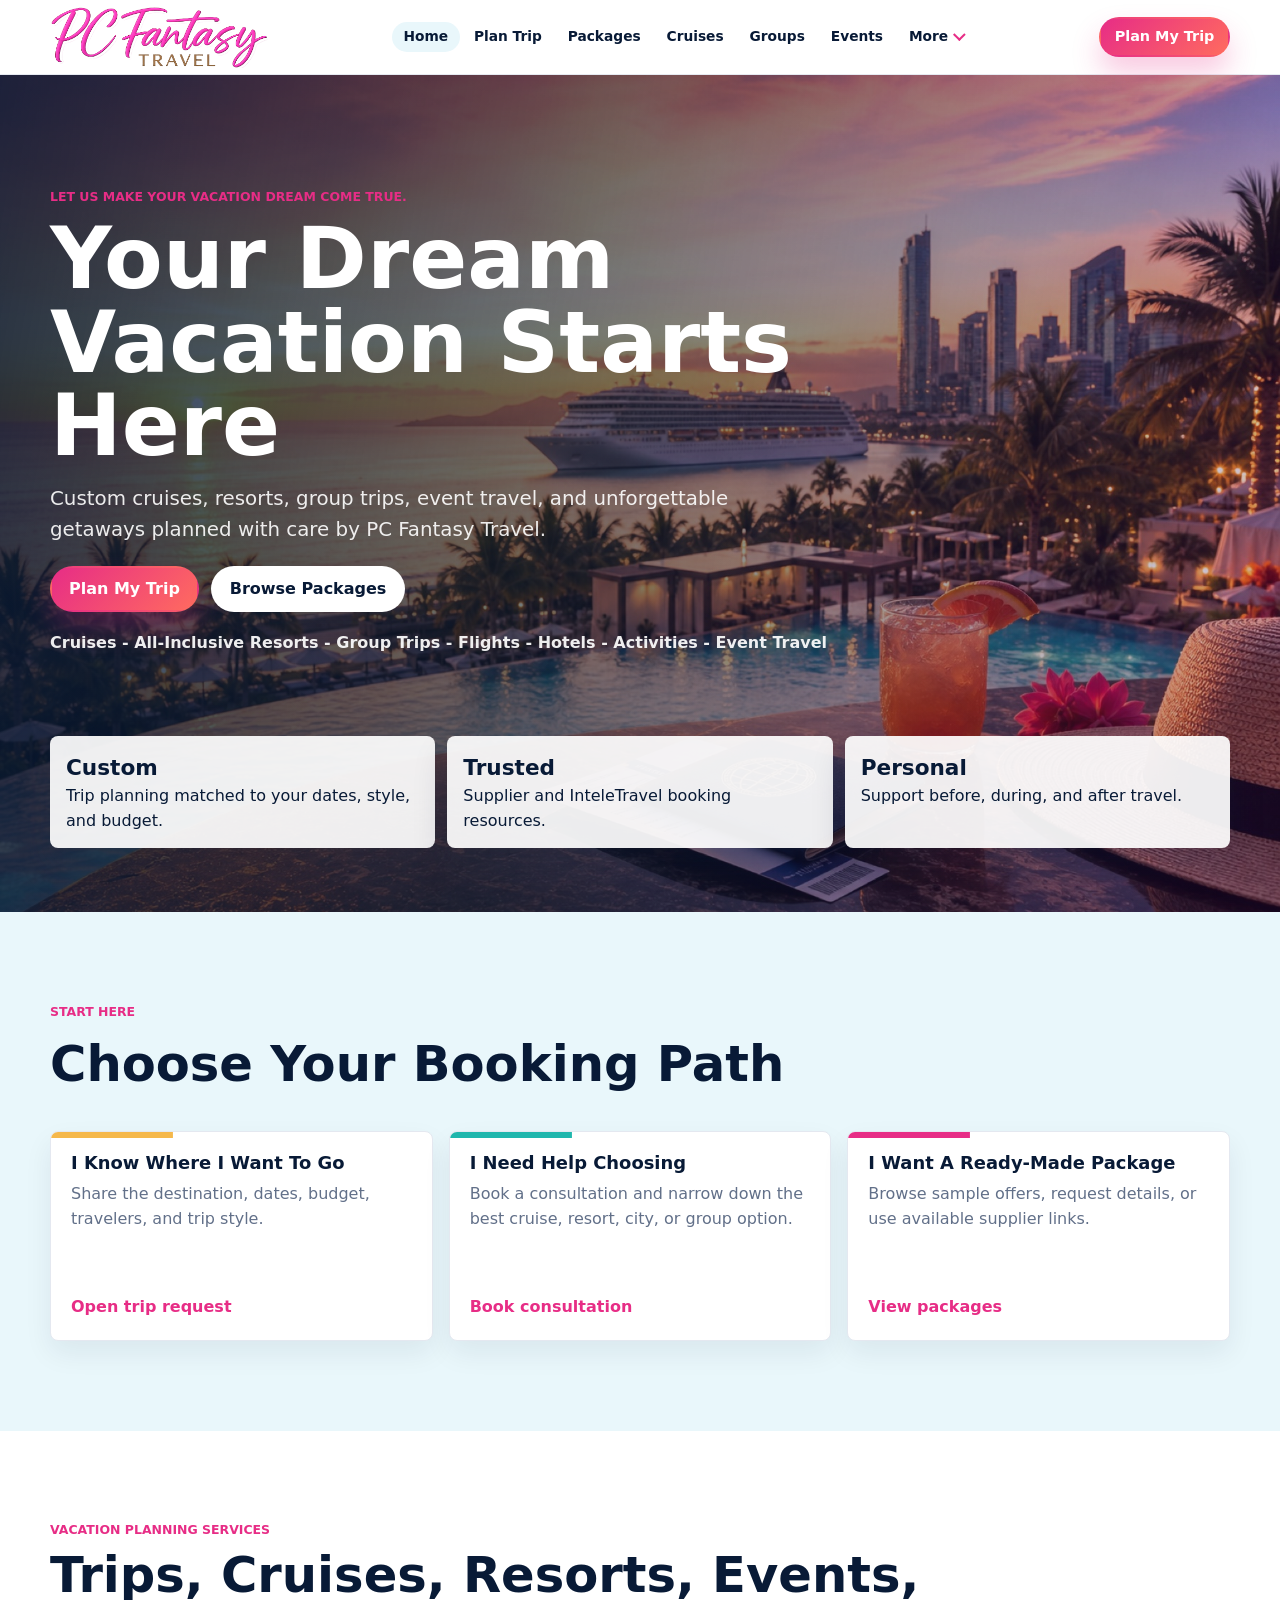
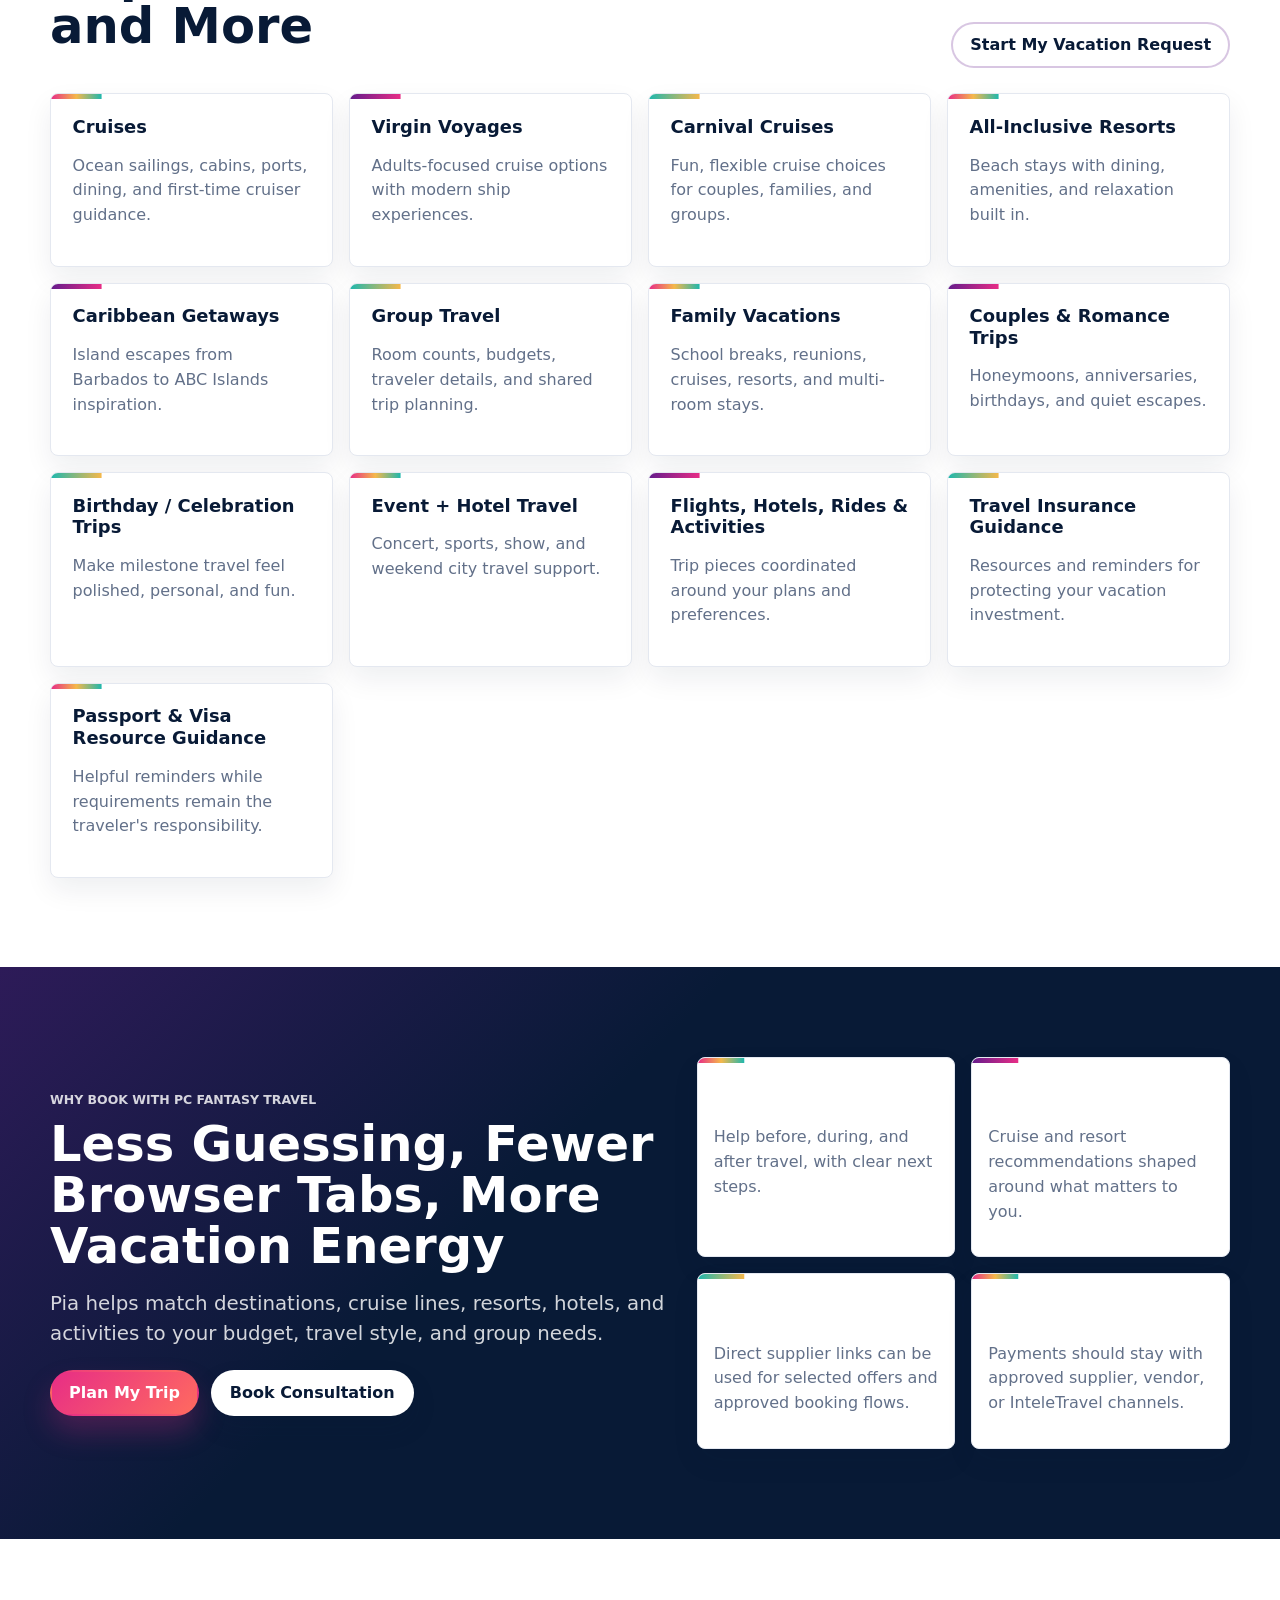
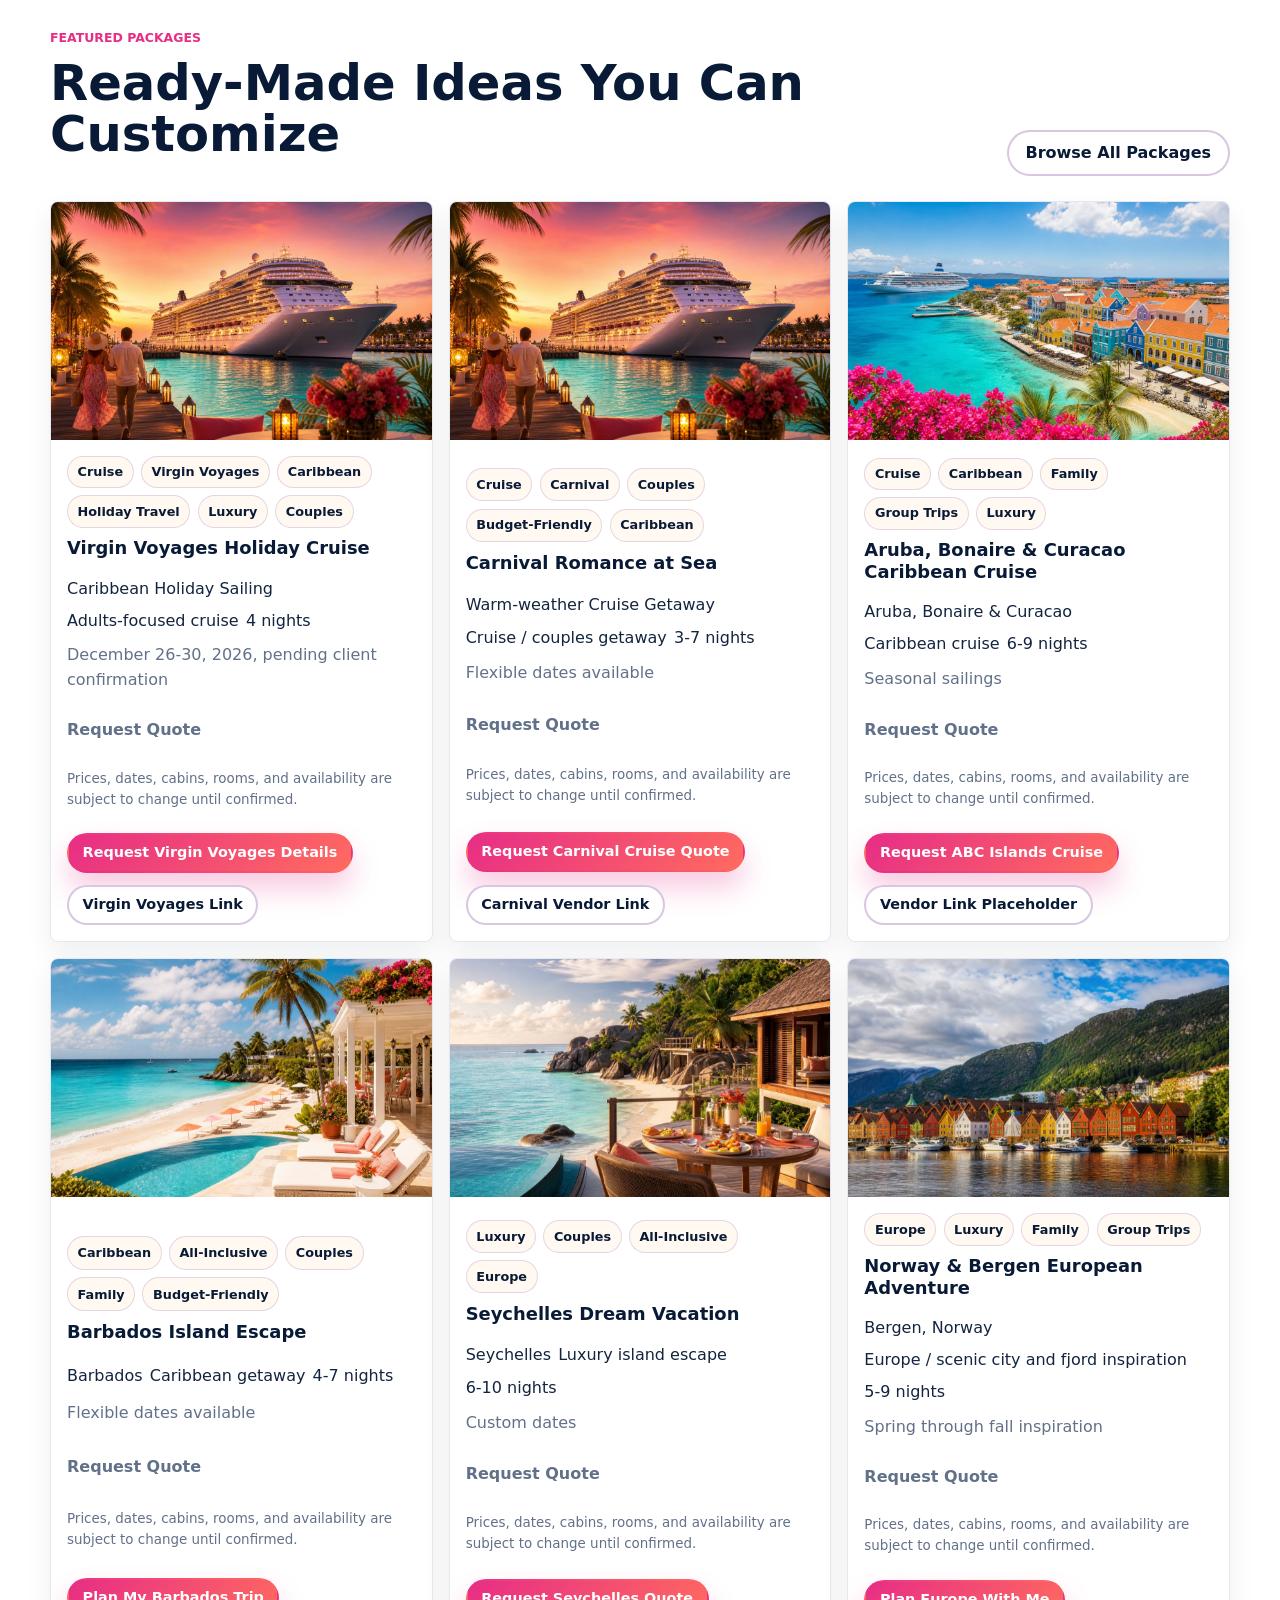
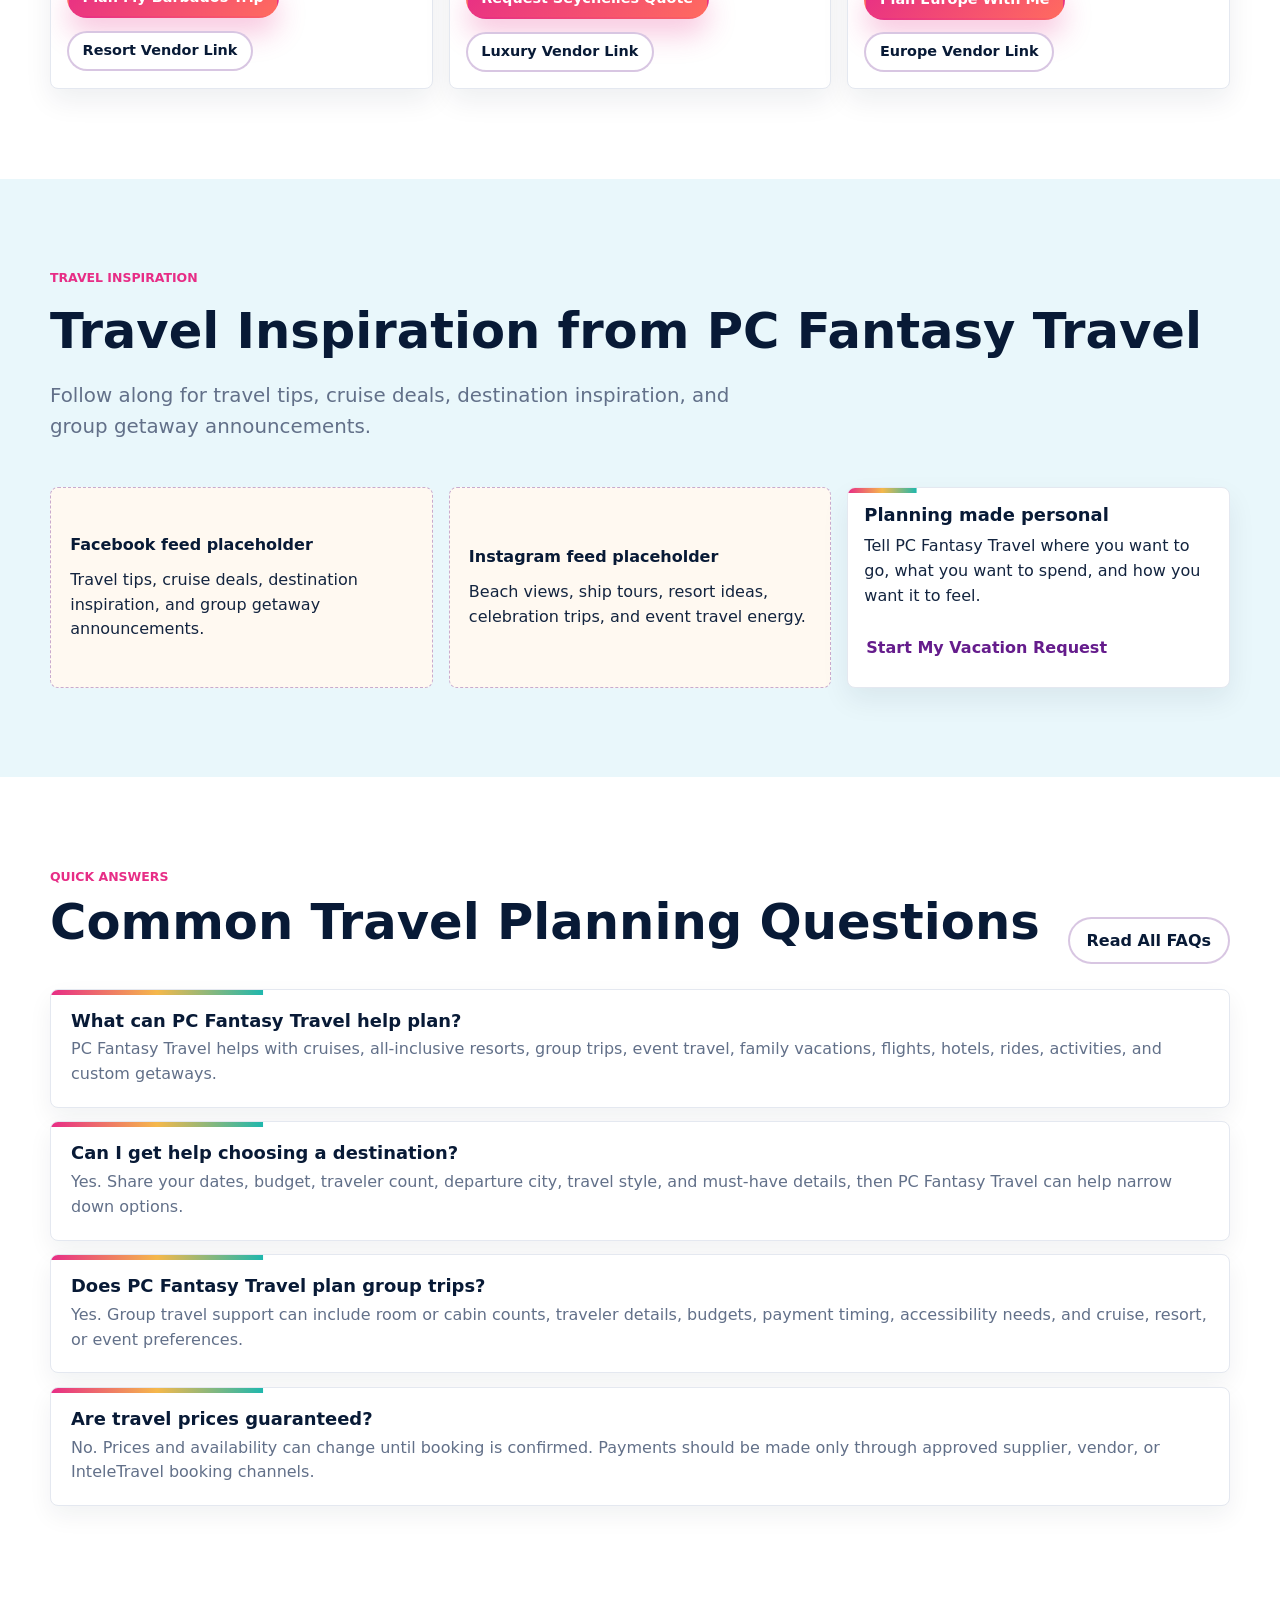
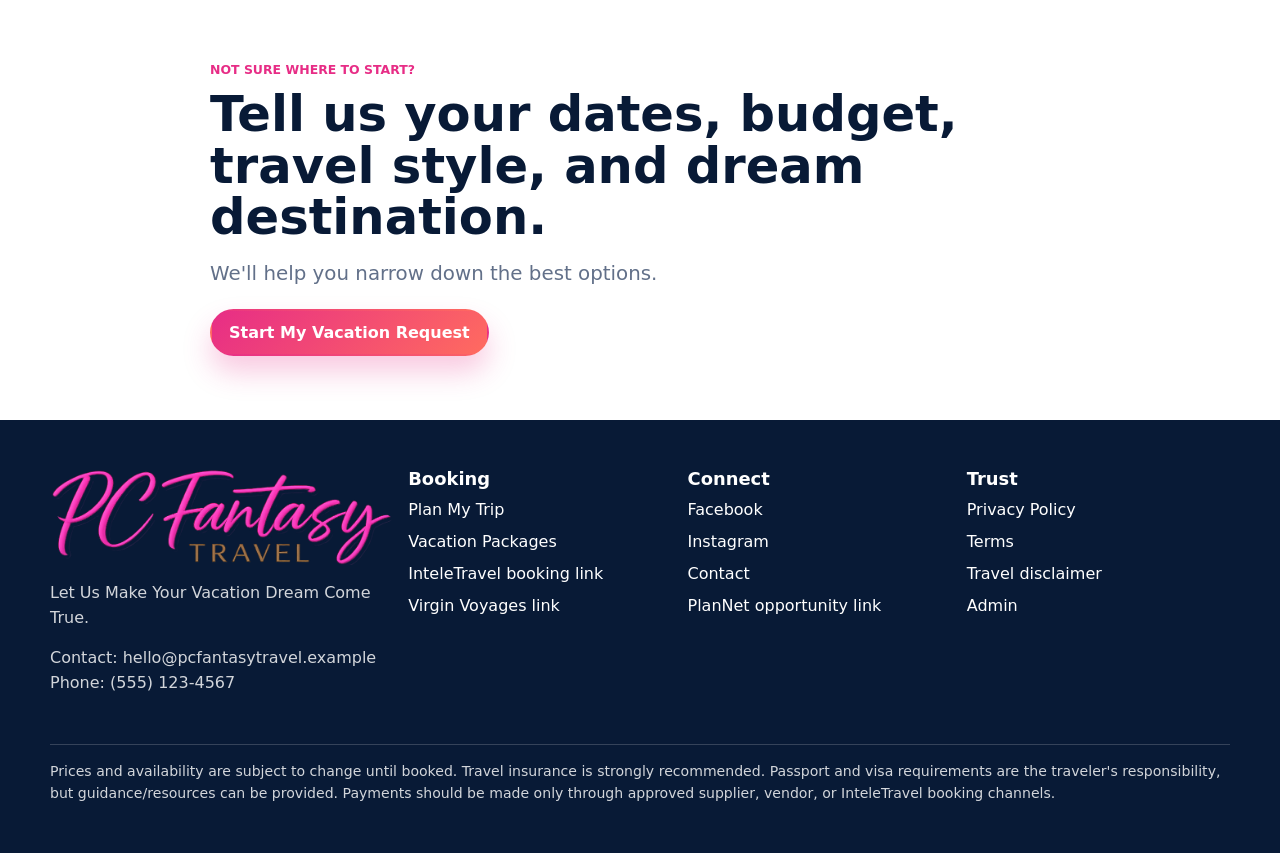
<file: index.html>
<!doctype html>
<html lang="en">
<head>
  <meta charset="utf-8">
  <meta name="viewport" content="width=device-width, initial-scale=1">
  <title>PC Fantasy Travel | Cruises, Resorts, Group Trips and Custom Vacations</title>
  <meta name="description" content="PC Fantasy Travel helps travelers plan cruises, all-inclusive resorts, group trips, event travel, family vacations, flights, hotels, activities, and custom getaways.">
  <meta name="keywords" content="travel advisor, custom vacation planning, cruise travel advisor, Caribbean vacation planner, group travel planner, all-inclusive resort planning, Virgin Voyages travel advisor, Carnival cruise planner, event travel packages, family vacation planning">
  <link rel="preload" as="image" href="assets/images/hero-travel.jpg">
  <!-- SEO discovery -->
  <meta name="author" content="PC Fantasy Travel">
  <meta name="robots" content="index, follow, max-image-preview:large">
  <meta name="theme-color" content="#081a36">
  <link rel="canonical" href="https://jxwayne890.github.io/pctravel/">
  <link rel="alternate" type="text/plain" title="LLM guide" href="llms.txt">
  <meta property="og:site_name" content="PC Fantasy Travel">
  <meta property="og:type" content="website">
  <meta property="og:title" content="PC Fantasy Travel | Cruises, Resorts, Group Trips and Custom Vacations">
  <meta property="og:description" content="PC Fantasy Travel helps travelers plan cruises, all-inclusive resorts, group trips, event travel, family vacations, flights, hotels, activities, and custom getaways.">
  <meta property="og:url" content="https://jxwayne890.github.io/pctravel/">
  <meta property="og:image" content="https://jxwayne890.github.io/pctravel/assets/images/hero-travel.jpg">
  <meta name="twitter:card" content="summary_large_image">
  <meta name="twitter:title" content="PC Fantasy Travel | Cruises, Resorts, Group Trips and Custom Vacations">
  <meta name="twitter:description" content="PC Fantasy Travel helps travelers plan cruises, all-inclusive resorts, group trips, event travel, family vacations, flights, hotels, activities, and custom getaways.">
  <meta name="twitter:image" content="https://jxwayne890.github.io/pctravel/assets/images/hero-travel.jpg">
  <!-- /SEO discovery -->
  <link rel="stylesheet" href="assets/css/styles.css">
  <script type="application/ld+json">
  {
    "@context": "https://schema.org",
    "@graph": [
      {
        "@type": "TravelAgency",
        "@id": "https://jxwayne890.github.io/pctravel/#travelagency",
        "name": "PC Fantasy Travel",
        "url": "https://jxwayne890.github.io/pctravel/",
        "logo": "https://jxwayne890.github.io/pctravel/assets/images/pc-fantasy-travel-logo.png",
        "image": "https://jxwayne890.github.io/pctravel/assets/images/hero-travel.jpg",
        "description": "PC Fantasy Travel helps travelers plan cruises, all-inclusive resorts, group trips, event travel, family vacations, flights, hotels, rides, activities, and custom getaways.",
        "areaServed": "United States",
        "knowsAbout": ["custom vacation planning", "cruise planning", "all-inclusive resort planning", "group travel", "event travel", "Virgin Voyages", "Carnival cruises", "Caribbean vacations", "travel insurance guidance", "passport and visa reminders"],
        "sameAs": [
          "https://facebook.com/",
          "https://instagram.com/"
        ],
        "makesOffer": [
          {
            "@type": "Offer",
            "itemOffered": {
              "@type": "Service",
              "name": "Custom vacation planning",
              "serviceType": "Vacation planning",
              "description": "Custom travel planning for dates, budgets, traveler counts, destination ideas, cruises, resorts, flights, hotels, rides, activities, and preferences."
            }
          },
          {
            "@type": "Offer",
            "itemOffered": {
              "@type": "Service",
              "name": "Cruise planning",
              "serviceType": "Cruise travel advisor",
              "description": "Cruise planning support for Virgin Voyages, Carnival, Caribbean cruises, group cruises, family cruises, cabins, ports, deposits, and budgets."
            }
          },
          {
            "@type": "Offer",
            "itemOffered": {
              "@type": "Service",
              "name": "Group travel planning",
              "serviceType": "Group travel planner",
              "description": "Group trip planning for family reunions, birthday trips, girls trips, couples groups, church groups, corporate getaways, and celebration travel."
            }
          },
          {
            "@type": "Offer",
            "itemOffered": {
              "@type": "Service",
              "name": "Event travel planning",
              "serviceType": "Event travel",
              "description": "Travel planning around concerts, sports, shows, and special events, including hotel, timing, transportation, traveler count, and budget details."
            }
          }
        ]
      },
      {
        "@type": "WebSite",
        "@id": "https://jxwayne890.github.io/pctravel/#website",
        "url": "https://jxwayne890.github.io/pctravel/",
        "name": "PC Fantasy Travel",
        "publisher": {
          "@id": "https://jxwayne890.github.io/pctravel/#travelagency"
        }
      },
      {
        "@type": "WebPage",
        "@id": "https://jxwayne890.github.io/pctravel/#webpage",
        "url": "https://jxwayne890.github.io/pctravel/",
        "name": "PC Fantasy Travel | Cruises, Resorts, Group Trips and Custom Vacations",
        "description": "PC Fantasy Travel helps travelers plan cruises, all-inclusive resorts, group trips, event travel, family vacations, flights, hotels, activities, and custom getaways.",
        "isPartOf": {
          "@id": "https://jxwayne890.github.io/pctravel/#website"
        },
        "about": {
          "@id": "https://jxwayne890.github.io/pctravel/#travelagency"
        }
      }
    ]
  }
  </script>
</head>
<body>
  <a class="skip-link" href="#main">Skip to content</a>
  <header class="site-header">
    <div class="nav-wrap">
      <a class="brand" href="index.html" aria-label="PC Fantasy Travel home"><img class="brand-logo" src="assets/images/pc-fantasy-travel-logo.png" alt="PC Fantasy Travel"></a>
      <button class="nav-toggle" type="button" aria-label="Open navigation" aria-expanded="false" data-nav-toggle>
        <span></span><span></span><span></span>
      </button>
      <nav class="site-nav" aria-label="Main navigation" data-site-nav>
        <ul class="nav-list">
          <li><a href="index.html">Home</a></li>
          <li><a href="plan-my-trip.html">Plan Trip</a></li>
          <li><a href="vacation-packages.html">Packages</a></li>
          <li><a href="cruises.html">Cruises</a></li>
          <li><a href="group-trips.html">Groups</a></li>
          <li><a href="event-travel.html">Events</a></li>
          <li class="nav-more">
            <details data-nav-more>
              <summary>More</summary>
              <ul>
                <li><a href="travel-resources.html">Resources</a></li>
                <li><a href="faq.html">FAQs</a></li>
                <li><a href="about-pia.html">About Pia</a></li>
                <li><a href="become-a-travel-agent.html">Become Agent</a></li>
                <li><a href="contact.html">Contact</a></li>
              </ul>
            </details>
          </li>
        </ul>
      </nav>
      <a class="button small header-cta" href="plan-my-trip.html">Plan My Trip</a>
    </div>
  </header>

  <main id="main">
    <section class="hero">
      <div class="wrap">
        <p class="eyebrow">Let Us Make Your Vacation Dream Come True.</p>
        <h1>Your Dream Vacation Starts Here</h1>
        <p class="lead">Custom cruises, resorts, group trips, event travel, and unforgettable getaways planned with care by PC Fantasy Travel.</p>
        <div class="hero-actions">
          <a class="button" href="plan-my-trip.html">Plan My Trip</a>
          <a class="button-light" href="vacation-packages.html">Browse Packages</a>
        </div>
        <p class="trust-strip">Cruises - All-Inclusive Resorts - Group Trips - Flights - Hotels - Activities - Event Travel</p>
        <div class="hero-peek" aria-label="Travel planning highlights">
          <div class="hero-stat"><strong>Custom</strong> Trip planning matched to your dates, style, and budget.</div>
          <div class="hero-stat"><strong>Trusted</strong> Supplier and InteleTravel booking resources.</div>
          <div class="hero-stat"><strong>Personal</strong> Support before, during, and after travel.</div>
        </div>
      </div>
    </section>

    <section class="section band-sky" aria-labelledby="booking-path">
      <div class="wrap">
        <div class="section-head">
          <p class="eyebrow">Start here</p>
          <h2 id="booking-path">Choose Your Booking Path</h2>
        </div>
        <div class="quick-grid">
          <a class="quick-card" href="plan-my-trip.html">
            <span>
              <h3>I Know Where I Want To Go</h3>
              <p>Share the destination, dates, budget, travelers, and trip style.</p>
            </span>
            <strong>Open trip request</strong>
          </a>
          <a class="quick-card" href="contact.html#consultation">
            <span>
              <h3>I Need Help Choosing</h3>
              <p>Book a consultation and narrow down the best cruise, resort, city, or group option.</p>
            </span>
            <strong>Book consultation</strong>
          </a>
          <a class="quick-card" href="vacation-packages.html">
            <span>
              <h3>I Want A Ready-Made Package</h3>
              <p>Browse sample offers, request details, or use available supplier links.</p>
            </span>
            <strong>View packages</strong>
          </a>
        </div>
      </div>
    </section>

    <section class="section" aria-labelledby="services">
      <div class="wrap">
        <div class="section-head split">
          <div>
            <p class="eyebrow">Vacation planning services</p>
            <h2 id="services">Trips, Cruises, Resorts, Events, and More</h2>
          </div>
          <a class="button-outline" href="plan-my-trip.html">Start My Vacation Request</a>
        </div>
        <div class="services-grid">
          <article class="service-card"><h3>Cruises</h3><p>Ocean sailings, cabins, ports, dining, and first-time cruiser guidance.</p></article>
          <article class="service-card"><h3>Virgin Voyages</h3><p>Adults-focused cruise options with modern ship experiences.</p></article>
          <article class="service-card"><h3>Carnival Cruises</h3><p>Fun, flexible cruise choices for couples, families, and groups.</p></article>
          <article class="service-card"><h3>All-Inclusive Resorts</h3><p>Beach stays with dining, amenities, and relaxation built in.</p></article>
          <article class="service-card"><h3>Caribbean Getaways</h3><p>Island escapes from Barbados to ABC Islands inspiration.</p></article>
          <article class="service-card"><h3>Group Travel</h3><p>Room counts, budgets, traveler details, and shared trip planning.</p></article>
          <article class="service-card"><h3>Family Vacations</h3><p>School breaks, reunions, cruises, resorts, and multi-room stays.</p></article>
          <article class="service-card"><h3>Couples & Romance Trips</h3><p>Honeymoons, anniversaries, birthdays, and quiet escapes.</p></article>
          <article class="service-card"><h3>Birthday / Celebration Trips</h3><p>Make milestone travel feel polished, personal, and fun.</p></article>
          <article class="service-card"><h3>Event + Hotel Travel</h3><p>Concert, sports, show, and weekend city travel support.</p></article>
          <article class="service-card"><h3>Flights, Hotels, Rides & Activities</h3><p>Trip pieces coordinated around your plans and preferences.</p></article>
          <article class="service-card"><h3>Travel Insurance Guidance</h3><p>Resources and reminders for protecting your vacation investment.</p></article>
          <article class="service-card"><h3>Passport & Visa Resource Guidance</h3><p>Helpful reminders while requirements remain the traveler's responsibility.</p></article>
        </div>
      </div>
    </section>

    <section class="section band-navy" aria-labelledby="why-book">
      <div class="wrap content-grid">
        <div>
          <p class="eyebrow">Why book with PC Fantasy Travel</p>
          <h2 id="why-book">Less Guessing, Fewer Browser Tabs, More Vacation Energy</h2>
          <p class="lead">Pia helps match destinations, cruise lines, resorts, hotels, and activities to your budget, travel style, and group needs.</p>
          <div class="cta-row">
            <a class="button" href="plan-my-trip.html">Plan My Trip</a>
            <a class="button-light" href="contact.html#consultation">Book Consultation</a>
          </div>
        </div>
        <div class="value-grid">
          <article class="value-card"><h3>Personal travel support</h3><p>Help before, during, and after travel, with clear next steps.</p></article>
          <article class="value-card"><h3>Budget and style matching</h3><p>Cruise and resort recommendations shaped around what matters to you.</p></article>
          <article class="value-card"><h3>Vendor links when available</h3><p>Direct supplier links can be used for selected offers and approved booking flows.</p></article>
          <article class="value-card"><h3>Secure booking process</h3><p>Payments should stay with approved supplier, vendor, or InteleTravel channels.</p></article>
        </div>
      </div>
    </section>

    <section class="section" aria-labelledby="featured-packages">
      <div class="wrap">
        <div class="section-head split">
          <div>
            <p class="eyebrow">Featured packages</p>
            <h2 id="featured-packages">Ready-Made Ideas You Can Customize</h2>
          </div>
          <a class="button-outline" href="vacation-packages.html">Browse All Packages</a>
        </div>
        <div class="package-grid" data-package-preview></div>
      </div>
    </section>

    <section class="section band-sky" aria-labelledby="social">
      <div class="wrap">
        <div class="section-head">
          <p class="eyebrow">Travel inspiration</p>
          <h2 id="social">Travel Inspiration from PC Fantasy Travel</h2>
          <p class="lead">Follow along for travel tips, cruise deals, destination inspiration, and group getaway announcements.</p>
        </div>
        <div class="proof-grid">
          <div class="social-feed"><strong>Facebook feed placeholder</strong><span>Travel tips, cruise deals, destination inspiration, and group getaway announcements.</span></div>
          <div class="social-feed"><strong>Instagram feed placeholder</strong><span>Beach views, ship tours, resort ideas, celebration trips, and event travel energy.</span></div>
          <div class="proof-card"><h3>Planning made personal</h3><p>Tell PC Fantasy Travel where you want to go, what you want to spend, and how you want it to feel.</p><a class="button-text" href="plan-my-trip.html">Start My Vacation Request</a></div>
        </div>
      </div>
    </section>

    <section class="section" aria-labelledby="home-faq">
      <div class="wrap">
        <div class="section-head split">
          <div>
            <p class="eyebrow">Quick answers</p>
            <h2 id="home-faq">Common Travel Planning Questions</h2>
          </div>
          <a class="button-outline" href="faq.html">Read All FAQs</a>
        </div>
        <div class="faq-list">
          <article class="faq-item"><h3>What can PC Fantasy Travel help plan?</h3><p>PC Fantasy Travel helps with cruises, all-inclusive resorts, group trips, event travel, family vacations, flights, hotels, rides, activities, and custom getaways.</p></article>
          <article class="faq-item"><h3>Can I get help choosing a destination?</h3><p>Yes. Share your dates, budget, traveler count, departure city, travel style, and must-have details, then PC Fantasy Travel can help narrow down options.</p></article>
          <article class="faq-item"><h3>Does PC Fantasy Travel plan group trips?</h3><p>Yes. Group travel support can include room or cabin counts, traveler details, budgets, payment timing, accessibility needs, and cruise, resort, or event preferences.</p></article>
          <article class="faq-item"><h3>Are travel prices guaranteed?</h3><p>No. Prices and availability can change until booking is confirmed. Payments should be made only through approved supplier, vendor, or InteleTravel booking channels.</p></article>
        </div>
      </div>
    </section>

    <section class="section-tight" aria-labelledby="start">
      <div class="narrow">
        <p class="eyebrow">Not Sure Where To Start?</p>
        <h2 id="start">Tell us your dates, budget, travel style, and dream destination.</h2>
        <p class="lead">We'll help you narrow down the best options.</p>
        <a class="button" href="plan-my-trip.html">Start My Vacation Request</a>
      </div>
    </section>
  </main>

  <footer class="footer">
    <div class="wrap footer-grid">
      <div>
        <img class="footer-logo" src="assets/images/pc-fantasy-travel-logo.png" alt="PC Fantasy Travel">
        <p>Let Us Make Your Vacation Dream Come True.</p>
        <p>Contact: hello@pcfantasytravel.example<br>Phone: (555) 123-4567</p>
      </div>
      <div>
        <h3>Booking</h3>
        <ul class="footer-list">
          <li><a href="plan-my-trip.html">Plan My Trip</a></li>
          <li><a href="vacation-packages.html">Vacation Packages</a></li>
          <li><a href="https://example.com/inteletravel-booking-link" target="_blank" rel="noopener">InteleTravel booking link</a></li>
          <li><a href="https://example.com/virgin-voyages-booking-link" target="_blank" rel="noopener">Virgin Voyages link</a></li>
        </ul>
      </div>
      <div>
        <h3>Connect</h3>
        <ul class="footer-list">
          <li><a href="https://facebook.com/" target="_blank" rel="noopener">Facebook</a></li>
          <li><a href="https://instagram.com/" target="_blank" rel="noopener">Instagram</a></li>
          <li><a href="contact.html">Contact</a></li>
          <li><a href="become-a-travel-agent.html">PlanNet opportunity link</a></li>
        </ul>
      </div>
      <div>
        <h3>Trust</h3>
        <ul class="footer-list">
          <li><a href="policies.html#privacy">Privacy Policy</a></li>
          <li><a href="policies.html#terms">Terms</a></li>
          <li><a href="policies.html#travel-disclaimer">Travel disclaimer</a></li>
          <li><a href="admin.html">Admin</a></li>
        </ul>
      </div>
    </div>
    <div class="wrap subfooter">Prices and availability are subject to change until booked. Travel insurance is strongly recommended. Passport and visa requirements are the traveler's responsibility, but guidance/resources can be provided. Payments should be made only through approved supplier, vendor, or InteleTravel booking channels.</div>
  </footer>

  <div class="mobile-sticky-cta"><a class="button" href="plan-my-trip.html">Plan My Trip</a></div>

  <script src="assets/js/site-config.js" defer></script>
  <script src="data/packages.js" defer></script>
  <script src="data/email-templates.js" defer></script>
  <script src="assets/js/site.js" defer></script>
</body>
</html>
</file>
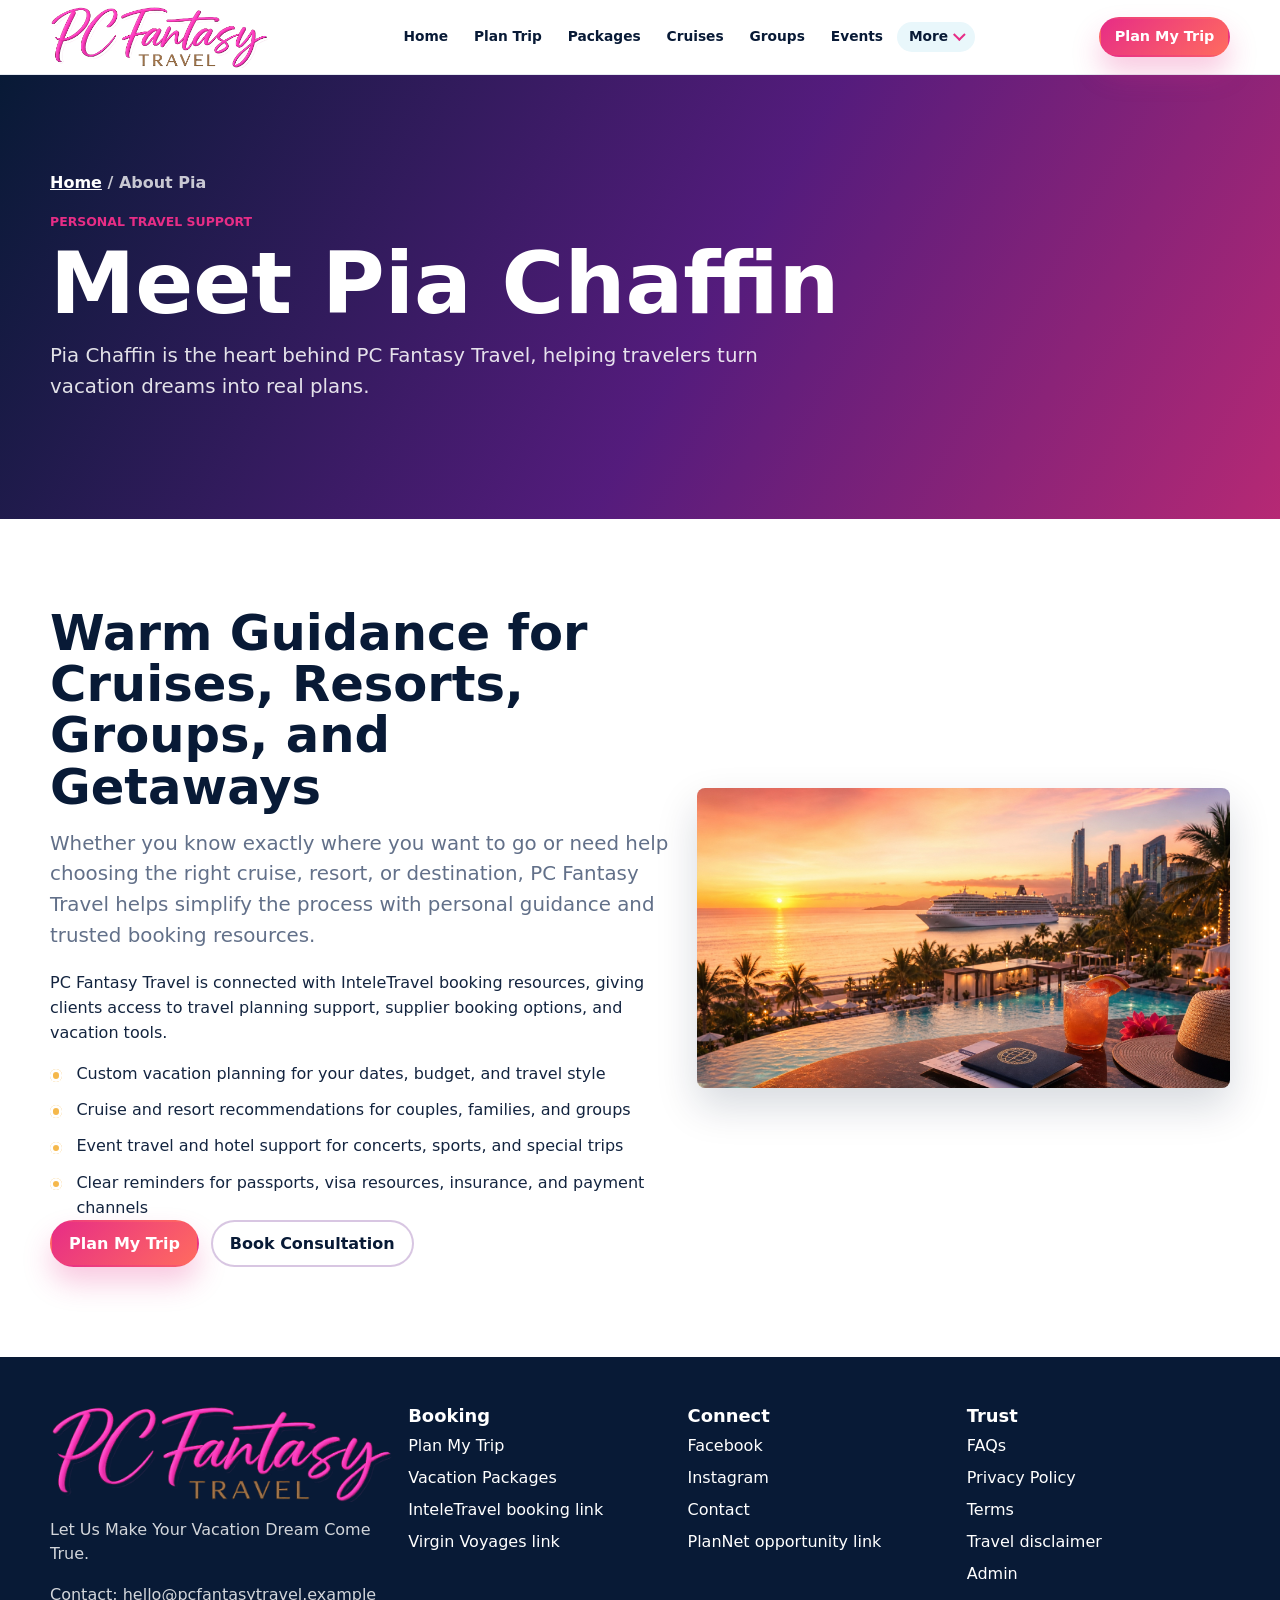
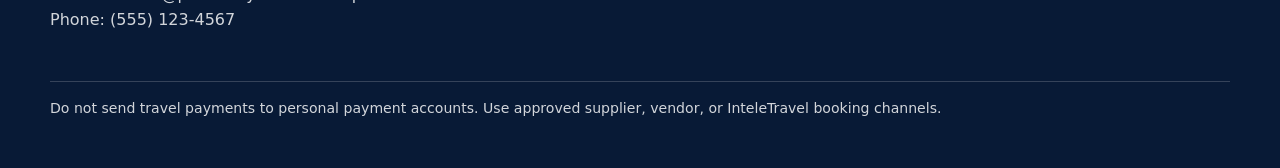
<file: about-pia.html>
<!doctype html>
<html lang="en">
<head>
  <meta charset="utf-8">
  <meta name="viewport" content="width=device-width, initial-scale=1">
  <title>About Pia Chaffin | PC Fantasy Travel Advisor</title>
  <meta name="description" content="Meet Pia Chaffin, the heart behind PC Fantasy Travel, helping travelers plan cruises, resorts, group trips, event travel, and custom vacations with personal guidance.">
  <meta name="keywords" content="Pia Chaffin, PC Fantasy Travel, travel advisor, custom vacation planning, InteleTravel booking resources">
  <!-- SEO discovery -->
  <meta name="author" content="PC Fantasy Travel">
  <meta name="robots" content="index, follow, max-image-preview:large">
  <meta name="theme-color" content="#081a36">
  <link rel="canonical" href="https://jxwayne890.github.io/pctravel/about-pia.html">
  <link rel="alternate" type="text/plain" title="LLM guide" href="llms.txt">
  <meta property="og:site_name" content="PC Fantasy Travel">
  <meta property="og:type" content="website">
  <meta property="og:title" content="About Pia Chaffin | PC Fantasy Travel Advisor">
  <meta property="og:description" content="Meet Pia Chaffin, the heart behind PC Fantasy Travel, helping travelers plan cruises, resorts, group trips, event travel, and custom vacations with personal guidance.">
  <meta property="og:url" content="https://jxwayne890.github.io/pctravel/about-pia.html">
  <meta property="og:image" content="https://jxwayne890.github.io/pctravel/assets/images/hero-travel.jpg">
  <meta name="twitter:card" content="summary_large_image">
  <meta name="twitter:title" content="About Pia Chaffin | PC Fantasy Travel Advisor">
  <meta name="twitter:description" content="Meet Pia Chaffin, the heart behind PC Fantasy Travel, helping travelers plan cruises, resorts, group trips, event travel, and custom vacations with personal guidance.">
  <meta name="twitter:image" content="https://jxwayne890.github.io/pctravel/assets/images/hero-travel.jpg">
  <!-- /SEO discovery -->
  <link rel="stylesheet" href="assets/css/styles.css">
  <!-- Page structured data -->
  <script type="application/ld+json">
  {
    "@context": "https://schema.org",
    "@graph": [
      {
        "@type": "WebPage",
        "@id": "https://jxwayne890.github.io/pctravel/about-pia.html#webpage",
        "url": "https://jxwayne890.github.io/pctravel/about-pia.html",
        "name": "About Pia Chaffin | PC Fantasy Travel Advisor",
        "description": "Meet Pia Chaffin, the heart behind PC Fantasy Travel, helping travelers plan cruises, resorts, group trips, event travel, and custom vacations with personal guidance.",
        "isPartOf": {
          "@id": "https://jxwayne890.github.io/pctravel/#website"
        },
        "about": {
          "@id": "https://jxwayne890.github.io/pctravel/#travelagency"
        }
      },
      {
        "@type": "BreadcrumbList",
        "@id": "https://jxwayne890.github.io/pctravel/about-pia.html#breadcrumb",
        "itemListElement": [
          {
            "@type": "ListItem",
            "position": 1,
            "name": "Home",
            "item": "https://jxwayne890.github.io/pctravel/"
          },
          {
            "@type": "ListItem",
            "position": 2,
            "name": "About Pia",
            "item": "https://jxwayne890.github.io/pctravel/about-pia.html"
          }
        ]
      }
    ]
  }
  </script>
  <!-- /Page structured data -->
</head>
<body>
  <a class="skip-link" href="#main">Skip to content</a>
  <header class="site-header">
    <div class="nav-wrap">
      <a class="brand" href="index.html" aria-label="PC Fantasy Travel home"><img class="brand-logo" src="assets/images/pc-fantasy-travel-logo.png" alt="PC Fantasy Travel"></a>
      <button class="nav-toggle" type="button" aria-label="Open navigation" aria-expanded="false" data-nav-toggle><span></span><span></span><span></span></button>
      <nav class="site-nav" aria-label="Main navigation" data-site-nav>
        <ul class="nav-list">
          <li><a href="index.html">Home</a></li>
          <li><a href="plan-my-trip.html">Plan Trip</a></li>
          <li><a href="vacation-packages.html">Packages</a></li>
          <li><a href="cruises.html">Cruises</a></li>
          <li><a href="group-trips.html">Groups</a></li>
          <li><a href="event-travel.html">Events</a></li>
          <li class="nav-more">
            <details data-nav-more>
              <summary>More</summary>
              <ul>
                <li><a href="travel-resources.html">Resources</a></li>
                <li><a href="faq.html">FAQs</a></li>
                <li><a href="about-pia.html">About Pia</a></li>
                <li><a href="become-a-travel-agent.html">Become Agent</a></li>
                <li><a href="contact.html">Contact</a></li>
              </ul>
            </details>
          </li>
        </ul>
      </nav>
      <a class="button small header-cta" href="plan-my-trip.html">Plan My Trip</a>
    </div>
  </header>

  <main id="main">
    <section class="page-hero">
      <div class="wrap">
        <div class="breadcrumb"><a href="index.html">Home</a> / About Pia</div>
        <p class="eyebrow">Personal travel support</p>
        <h1 class="page-title">Meet Pia Chaffin</h1>
        <p class="lead">Pia Chaffin is the heart behind PC Fantasy Travel, helping travelers turn vacation dreams into real plans.</p>
      </div>
    </section>

    <section class="section">
      <div class="wrap content-grid">
        <div>
          <h2>Warm Guidance for Cruises, Resorts, Groups, and Getaways</h2>
          <p class="lead">Whether you know exactly where you want to go or need help choosing the right cruise, resort, or destination, PC Fantasy Travel helps simplify the process with personal guidance and trusted booking resources.</p>
          <p>PC Fantasy Travel is connected with InteleTravel booking resources, giving clients access to travel planning support, supplier booking options, and vacation tools.</p>
          <ul class="check-list">
            <li>Custom vacation planning for your dates, budget, and travel style</li>
            <li>Cruise and resort recommendations for couples, families, and groups</li>
            <li>Event travel and hotel support for concerts, sports, and special trips</li>
            <li>Clear reminders for passports, visa resources, insurance, and payment channels</li>
          </ul>
          <div class="cta-row">
            <a class="button" href="plan-my-trip.html">Plan My Trip</a>
            <a class="button-outline" href="contact.html#consultation">Book Consultation</a>
          </div>
        </div>
        <div class="image-panel about" role="img" aria-label="Travel planning desk with passport and beach resort view"></div>
      </div>
    </section>
  </main>

  <footer class="footer">
    <div class="wrap footer-grid">
      <div><img class="footer-logo" src="assets/images/pc-fantasy-travel-logo.png" alt="PC Fantasy Travel"><p>Let Us Make Your Vacation Dream Come True.</p><p>Contact: hello@pcfantasytravel.example<br>Phone: (555) 123-4567</p></div>
      <div><h3>Booking</h3><ul class="footer-list"><li><a href="plan-my-trip.html">Plan My Trip</a></li><li><a href="vacation-packages.html">Vacation Packages</a></li><li><a href="https://example.com/inteletravel-booking-link" target="_blank" rel="noopener">InteleTravel booking link</a></li><li><a href="https://example.com/virgin-voyages-booking-link" target="_blank" rel="noopener">Virgin Voyages link</a></li></ul></div>
      <div><h3>Connect</h3><ul class="footer-list"><li><a href="https://facebook.com/" target="_blank" rel="noopener">Facebook</a></li><li><a href="https://instagram.com/" target="_blank" rel="noopener">Instagram</a></li><li><a href="contact.html">Contact</a></li><li><a href="become-a-travel-agent.html">PlanNet opportunity link</a></li></ul></div>
      <div><h3>Trust</h3><ul class="footer-list"><li><a href="faq.html">FAQs</a></li><li><a href="policies.html#privacy">Privacy Policy</a></li><li><a href="policies.html#terms">Terms</a></li><li><a href="policies.html#travel-disclaimer">Travel disclaimer</a></li><li><a href="admin.html">Admin</a></li></ul></div>
    </div>
    <div class="wrap subfooter">Do not send travel payments to personal payment accounts. Use approved supplier, vendor, or InteleTravel booking channels.</div>
  </footer>

  <div class="mobile-sticky-cta"><a class="button" href="plan-my-trip.html">Plan My Trip</a></div>
  <script src="assets/js/site-config.js" defer></script>
  <script src="data/packages.js" defer></script><script src="data/email-templates.js" defer></script><script src="assets/js/site.js" defer></script>
</body>
</html>
</file>
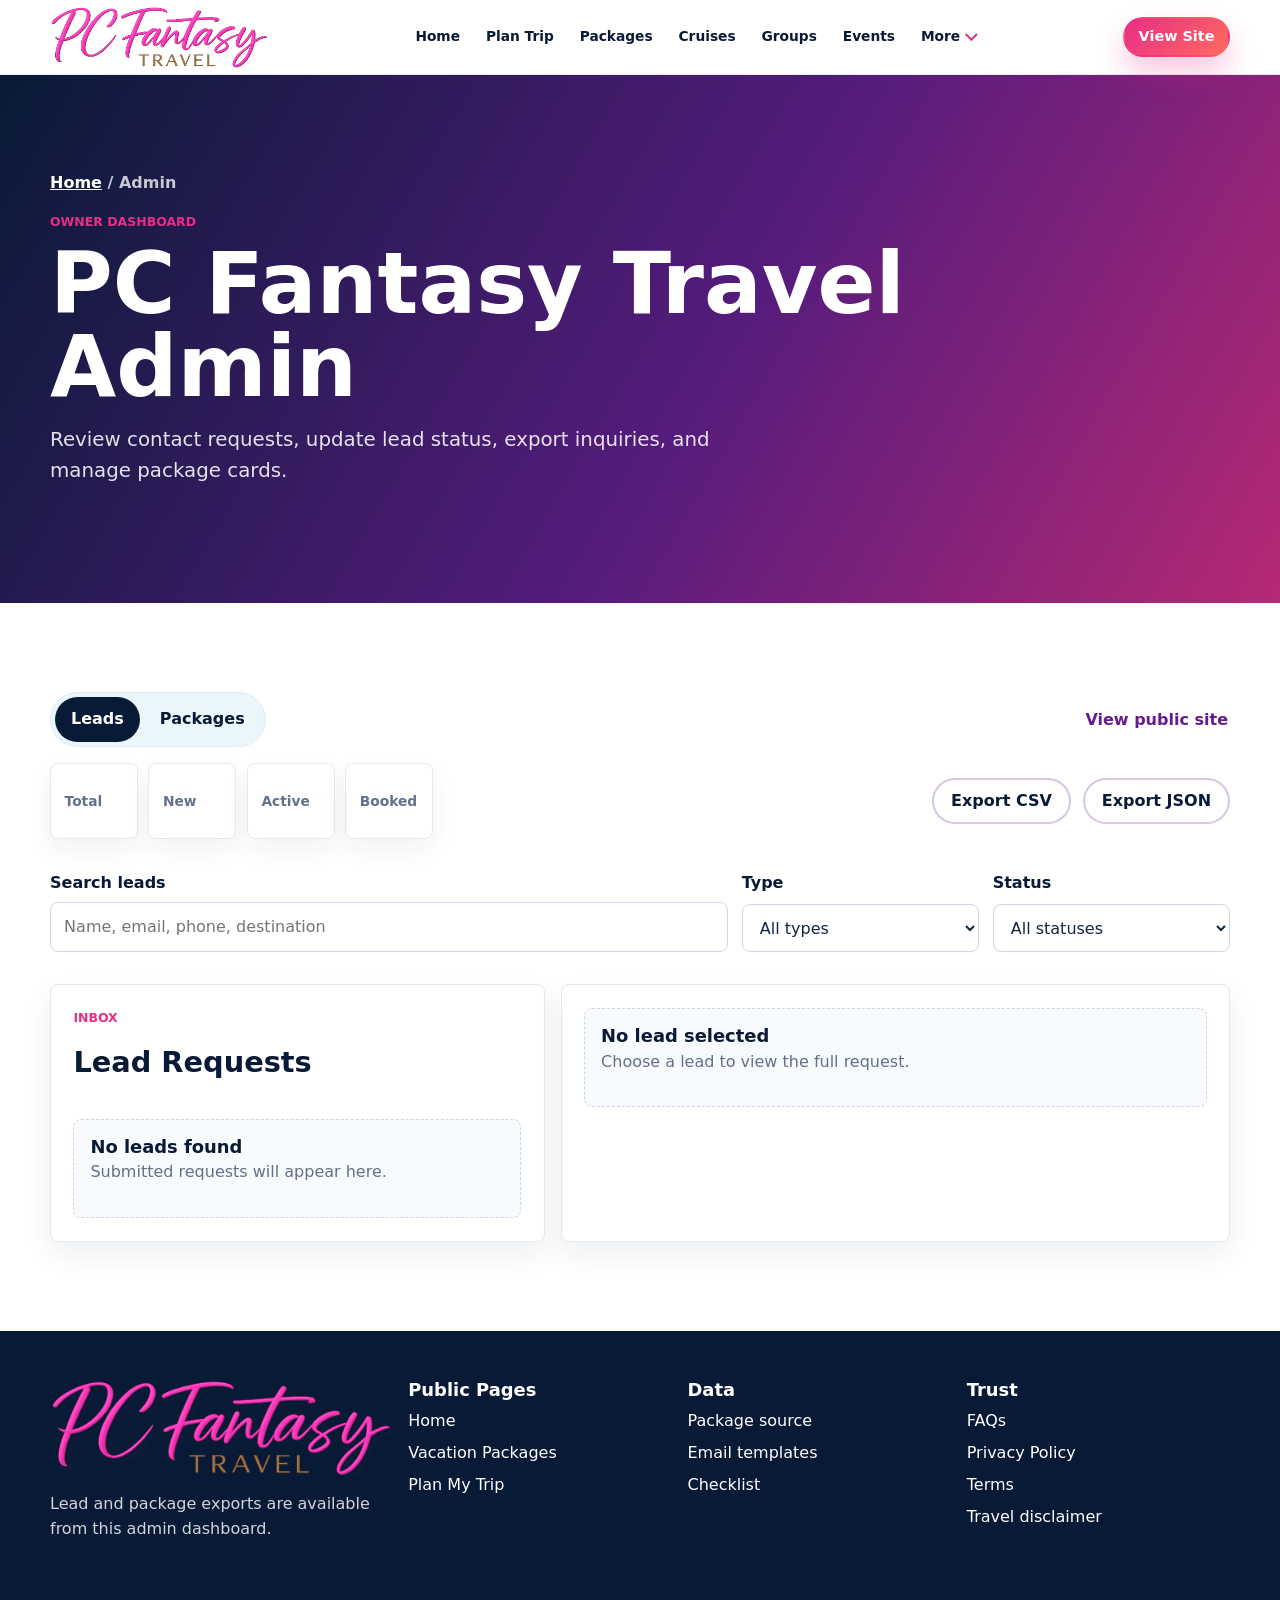
<file: admin.html>
<!doctype html>
<html lang="en">
<head>
  <meta charset="utf-8">
  <meta name="viewport" content="width=device-width, initial-scale=1">
  <title>Admin | PC Fantasy Travel</title>
  <meta name="robots" content="noindex">
  <link rel="stylesheet" href="assets/css/styles.css">
</head>
<body>
  <a class="skip-link" href="#main">Skip to content</a>
  <header class="site-header">
    <div class="nav-wrap">
      <a class="brand" href="index.html" aria-label="PC Fantasy Travel home"><img class="brand-logo" src="assets/images/pc-fantasy-travel-logo.png" alt="PC Fantasy Travel"></a>
      <button class="nav-toggle" type="button" aria-label="Open navigation" aria-expanded="false" data-nav-toggle><span></span><span></span><span></span></button>
      <nav class="site-nav" aria-label="Main navigation" data-site-nav>
        <ul class="nav-list">
          <li><a href="index.html">Home</a></li>
          <li><a href="plan-my-trip.html">Plan Trip</a></li>
          <li><a href="vacation-packages.html">Packages</a></li>
          <li><a href="cruises.html">Cruises</a></li>
          <li><a href="group-trips.html">Groups</a></li>
          <li><a href="event-travel.html">Events</a></li>
          <li class="nav-more">
            <details data-nav-more>
              <summary>More</summary>
              <ul>
                <li><a href="travel-resources.html">Resources</a></li>
                <li><a href="faq.html">FAQs</a></li>
                <li><a href="about-pia.html">About Pia</a></li>
                <li><a href="become-a-travel-agent.html">Become Agent</a></li>
                <li><a href="contact.html">Contact</a></li>
              </ul>
            </details>
          </li>
        </ul>
      </nav>
      <a class="button small header-cta" href="index.html">View Site</a>
    </div>
  </header>

  <main id="main">
    <section class="page-hero">
      <div class="wrap">
        <div class="breadcrumb"><a href="index.html">Home</a> / Admin</div>
        <p class="eyebrow">Owner dashboard</p>
        <h1 class="page-title">PC Fantasy Travel Admin</h1>
        <p class="lead">Review contact requests, update lead status, export inquiries, and manage package cards.</p>
      </div>
    </section>

    <section class="section" data-admin-root>
      <div class="wrap">
        <div class="admin-toolbar">
          <div class="admin-tabs" role="tablist" aria-label="Admin sections">
            <button class="admin-tab is-active" id="admin-tab-leads" type="button" role="tab" aria-selected="true" aria-controls="admin-leads" data-admin-tab="leads">Leads</button>
            <button class="admin-tab" id="admin-tab-packages" type="button" role="tab" aria-selected="false" aria-controls="admin-packages" data-admin-tab="packages">Packages</button>
          </div>
          <a class="button-text" href="index.html">View public site</a>
        </div>

        <section class="admin-view" id="admin-leads" role="tabpanel" aria-labelledby="admin-tab-leads" data-admin-view="leads">
          <div class="admin-toolbar">
            <div class="admin-stats" data-lead-stats></div>
            <div class="cta-row">
              <button class="button-outline" type="button" data-leads-export-csv>Export CSV</button>
              <button class="button-outline" type="button" data-leads-export-json>Export JSON</button>
            </div>
          </div>
          <div class="lead-filters">
            <div class="field"><label for="leadSearch">Search leads</label><input id="leadSearch" name="leadSearch" type="search" data-lead-search placeholder="Name, email, phone, destination"></div>
            <div class="field"><label for="leadTypeFilter">Type</label><select id="leadTypeFilter" name="leadTypeFilter" data-lead-type-filter><option value="">All types</option></select></div>
            <div class="field"><label for="leadStatusFilter">Status</label><select id="leadStatusFilter" name="leadStatusFilter" data-lead-status-filter><option value="">All statuses</option><option>New</option><option>Contacted</option><option>Quoted</option><option>Booked</option><option>Closed</option></select></div>
          </div>
          <div class="admin-grid lead-admin-grid">
            <aside class="admin-panel">
              <div class="section-head">
                <p class="eyebrow">Inbox</p>
                <h2>Lead Requests</h2>
              </div>
              <div class="admin-list" data-leads-list></div>
            </aside>
            <div class="admin-panel">
              <div class="lead-detail" data-lead-detail></div>
            </div>
          </div>
        </section>

        <section class="admin-view hidden" id="admin-packages" role="tabpanel" aria-labelledby="admin-tab-packages" data-admin-view="packages" hidden>
          <div class="admin-toolbar">
            <div class="cta-row">
              <button class="button" type="button" data-admin-new>New Package</button>
              <button class="button-outline" type="button" data-admin-export>Export JSON</button>
              <button class="button-outline" type="button" data-admin-reset>Reset Sample Data</button>
            </div>
            <a class="button-text" href="vacation-packages.html">View public package library</a>
          </div>
          <div class="admin-grid">
            <aside class="admin-panel">
              <h2>Packages</h2>
              <div class="admin-list" data-admin-list></div>
            </aside>
            <div class="admin-panel">
              <form data-admin-form>
                <div class="form-grid two">
                  <div class="field"><label for="id">Package ID</label><input id="id" name="id"></div>
                  <div class="field"><label for="title">Title</label><input id="title" name="title" required></div>
                  <div class="field"><label for="destination">Destination</label><input id="destination" name="destination"></div>
                  <div class="field"><label for="travelType">Travel type</label><input id="travelType" name="travelType"></div>
                  <div class="field"><label for="dates">Dates</label><input id="dates" name="dates"></div>
                  <div class="field"><label for="duration">Duration</label><input id="duration" name="duration"></div>
                  <div class="field"><label for="price">Starting price</label><input id="price" name="price"></div>
                  <div class="field"><label for="image">Image path</label><input id="image" name="image"></div>
                  <div class="field"><label for="cta">Request CTA</label><input id="cta" name="cta"></div>
                  <div class="field"><label for="leadType">Lead tag</label><input id="leadType" name="leadType"></div>
                  <div class="field"><label for="vendorLabel">Vendor button label</label><input id="vendorLabel" name="vendorLabel"></div>
                  <div class="field"><label for="vendorUrl">Vendor URL</label><input id="vendorUrl" name="vendorUrl" type="url"></div>
                  <div class="field"><label for="tags">Tags</label><textarea id="tags" name="tags"></textarea></div>
                  <div class="field"><label for="included">What's included</label><textarea id="included" name="included"></textarea></div>
                  <div class="field"><label for="notIncluded">What's not included</label><textarea id="notIncluded" name="notIncluded"></textarea></div>
                  <div class="field"><label for="idealFor">Ideal for</label><textarea id="idealFor" name="idealFor"></textarea></div>
                </div>
                <div class="form-actions">
                  <button class="button" type="submit">Save Package</button>
                </div>
              </form>
              <h2>Export Preview</h2>
              <pre class="admin-preview" data-admin-preview></pre>
            </div>
          </div>
        </section>
      </div>
    </section>
  </main>

  <footer class="footer">
    <div class="wrap footer-grid">
      <div><img class="footer-logo" src="assets/images/pc-fantasy-travel-logo.png" alt="PC Fantasy Travel"><p>Lead and package exports are available from this admin dashboard.</p></div>
      <div><h3>Public Pages</h3><ul class="footer-list"><li><a href="index.html">Home</a></li><li><a href="vacation-packages.html">Vacation Packages</a></li><li><a href="plan-my-trip.html">Plan My Trip</a></li></ul></div>
      <div><h3>Data</h3><ul class="footer-list"><li><a href="data/packages.js">Package source</a></li><li><a href="data/email-templates.js">Email templates</a></li><li><a href="resources/vacation-planning-checklist.txt">Checklist</a></li></ul></div>
      <div><h3>Trust</h3><ul class="footer-list"><li><a href="faq.html">FAQs</a></li><li><a href="policies.html#privacy">Privacy Policy</a></li><li><a href="policies.html#terms">Terms</a></li><li><a href="policies.html#travel-disclaimer">Travel disclaimer</a></li></ul></div>
    </div>
  </footer>

  <script src="assets/js/site-config.js" defer></script>
  <script src="data/packages.js" defer></script><script src="data/email-templates.js" defer></script><script src="assets/js/site.js" defer></script>
</body>
</html>
</file>
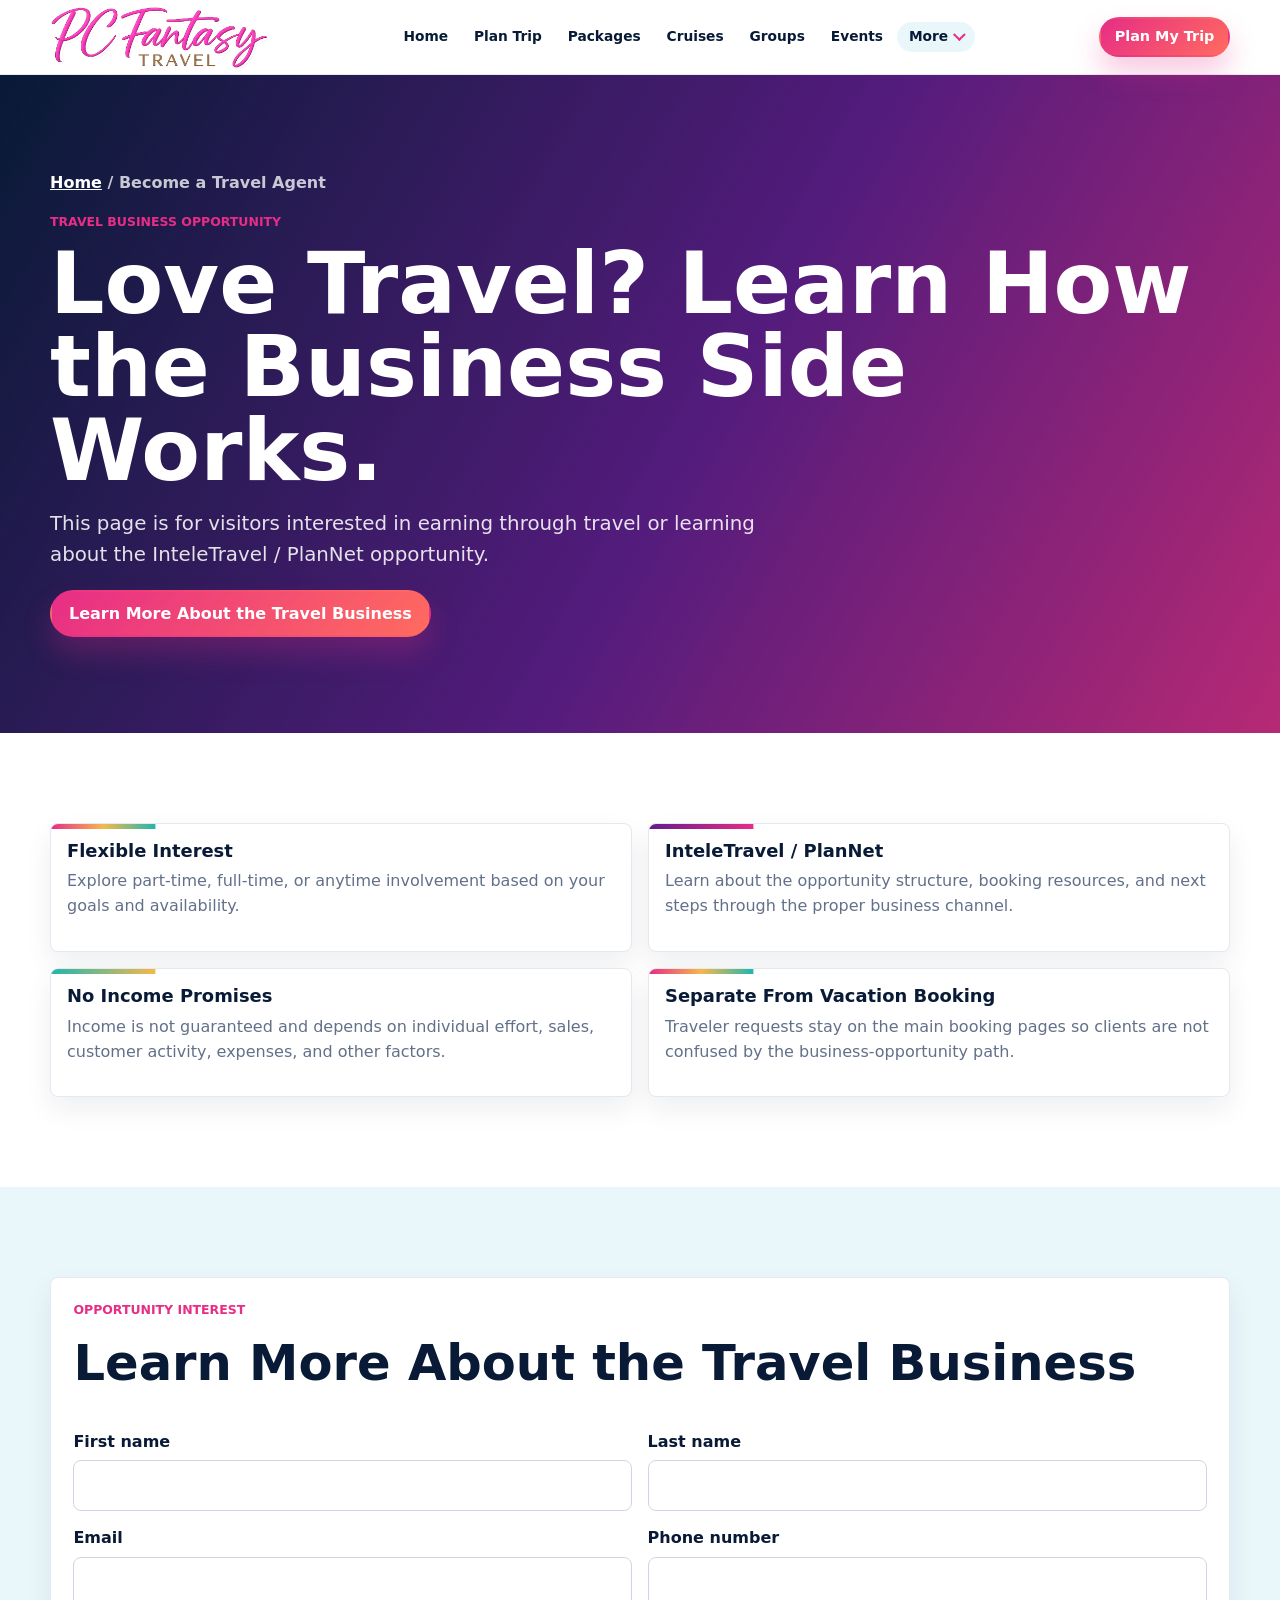
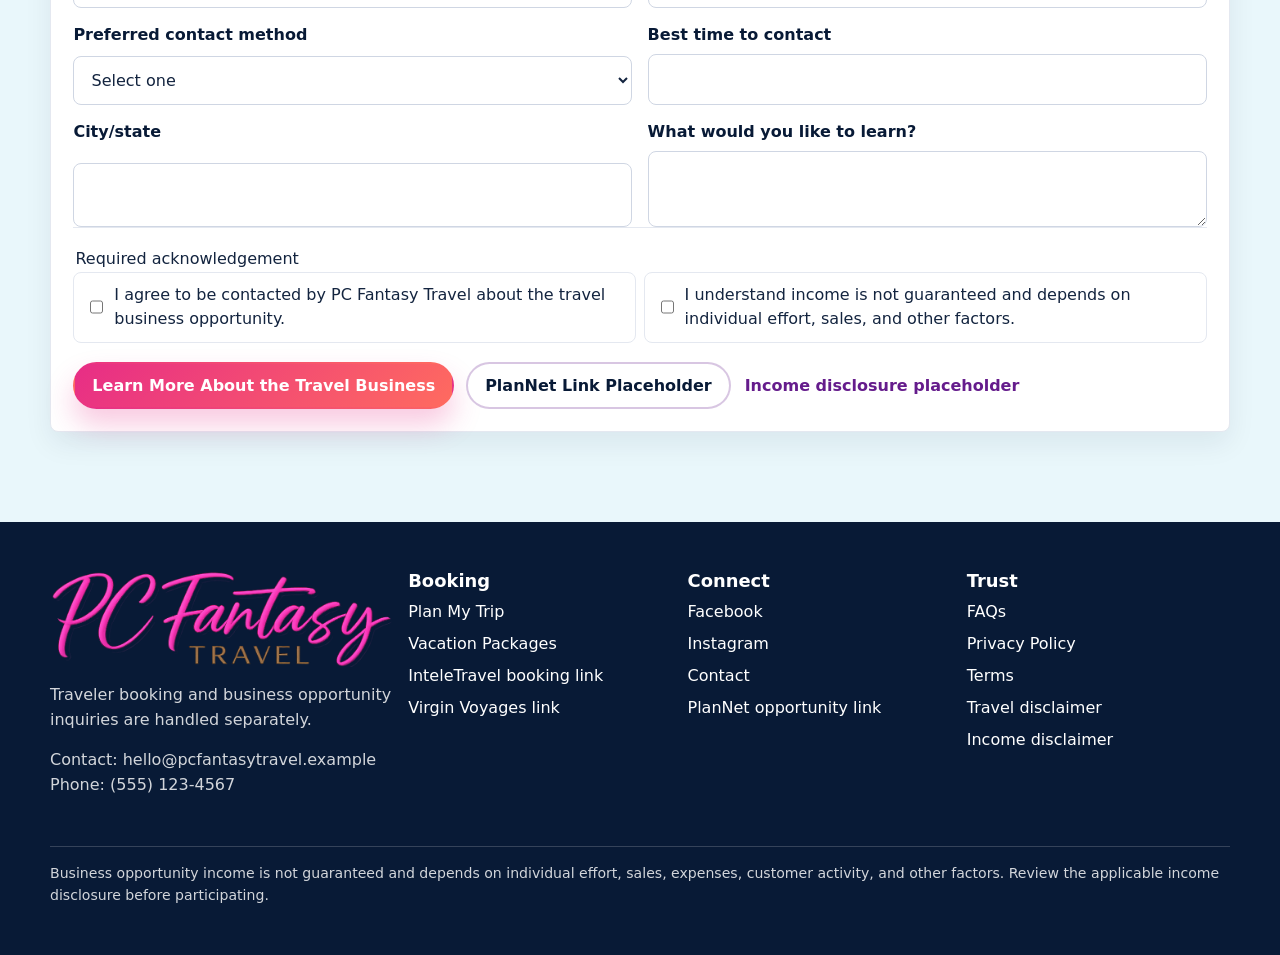
<file: become-a-travel-agent.html>
<!doctype html>
<html lang="en">
<head>
  <meta charset="utf-8">
  <meta name="viewport" content="width=device-width, initial-scale=1">
  <title>Become a Travel Agent | InteleTravel and PlanNet Opportunity</title>
  <meta name="description" content="Learn about the travel-agent business opportunity connected with InteleTravel and PlanNet. Income is not guaranteed and depends on individual effort and sales.">
  <meta name="keywords" content="become a travel agent, travel business opportunity, InteleTravel, PlanNet opportunity, travel agent business">
  <!-- SEO discovery -->
  <meta name="author" content="PC Fantasy Travel">
  <meta name="robots" content="index, follow, max-image-preview:large">
  <meta name="theme-color" content="#081a36">
  <link rel="canonical" href="https://jxwayne890.github.io/pctravel/become-a-travel-agent.html">
  <link rel="alternate" type="text/plain" title="LLM guide" href="llms.txt">
  <meta property="og:site_name" content="PC Fantasy Travel">
  <meta property="og:type" content="website">
  <meta property="og:title" content="Become a Travel Agent | InteleTravel and PlanNet Opportunity">
  <meta property="og:description" content="Learn about the travel-agent business opportunity connected with InteleTravel and PlanNet. Income is not guaranteed and depends on individual effort and sales.">
  <meta property="og:url" content="https://jxwayne890.github.io/pctravel/become-a-travel-agent.html">
  <meta property="og:image" content="https://jxwayne890.github.io/pctravel/assets/images/hero-travel.jpg">
  <meta name="twitter:card" content="summary_large_image">
  <meta name="twitter:title" content="Become a Travel Agent | InteleTravel and PlanNet Opportunity">
  <meta name="twitter:description" content="Learn about the travel-agent business opportunity connected with InteleTravel and PlanNet. Income is not guaranteed and depends on individual effort and sales.">
  <meta name="twitter:image" content="https://jxwayne890.github.io/pctravel/assets/images/hero-travel.jpg">
  <!-- /SEO discovery -->
  <link rel="stylesheet" href="assets/css/styles.css">
  <!-- Page structured data -->
  <script type="application/ld+json">
  {
    "@context": "https://schema.org",
    "@graph": [
      {
        "@type": "WebPage",
        "@id": "https://jxwayne890.github.io/pctravel/become-a-travel-agent.html#webpage",
        "url": "https://jxwayne890.github.io/pctravel/become-a-travel-agent.html",
        "name": "Become a Travel Agent | InteleTravel and PlanNet Opportunity",
        "description": "Learn about the travel-agent business opportunity connected with InteleTravel and PlanNet. Income is not guaranteed and depends on individual effort and sales.",
        "isPartOf": {
          "@id": "https://jxwayne890.github.io/pctravel/#website"
        },
        "about": {
          "@id": "https://jxwayne890.github.io/pctravel/#travelagency"
        }
      },
      {
        "@type": "BreadcrumbList",
        "@id": "https://jxwayne890.github.io/pctravel/become-a-travel-agent.html#breadcrumb",
        "itemListElement": [
          {
            "@type": "ListItem",
            "position": 1,
            "name": "Home",
            "item": "https://jxwayne890.github.io/pctravel/"
          },
          {
            "@type": "ListItem",
            "position": 2,
            "name": "Become a Travel Agent",
            "item": "https://jxwayne890.github.io/pctravel/become-a-travel-agent.html"
          }
        ]
      }
    ]
  }
  </script>
  <!-- /Page structured data -->
</head>
<body>
  <a class="skip-link" href="#main">Skip to content</a>
  <header class="site-header">
    <div class="nav-wrap">
      <a class="brand" href="index.html" aria-label="PC Fantasy Travel home"><img class="brand-logo" src="assets/images/pc-fantasy-travel-logo.png" alt="PC Fantasy Travel"></a>
      <button class="nav-toggle" type="button" aria-label="Open navigation" aria-expanded="false" data-nav-toggle><span></span><span></span><span></span></button>
      <nav class="site-nav" aria-label="Main navigation" data-site-nav>
        <ul class="nav-list">
          <li><a href="index.html">Home</a></li>
          <li><a href="plan-my-trip.html">Plan Trip</a></li>
          <li><a href="vacation-packages.html">Packages</a></li>
          <li><a href="cruises.html">Cruises</a></li>
          <li><a href="group-trips.html">Groups</a></li>
          <li><a href="event-travel.html">Events</a></li>
          <li class="nav-more">
            <details data-nav-more>
              <summary>More</summary>
              <ul>
                <li><a href="travel-resources.html">Resources</a></li>
                <li><a href="faq.html">FAQs</a></li>
                <li><a href="about-pia.html">About Pia</a></li>
                <li><a href="become-a-travel-agent.html">Become Agent</a></li>
                <li><a href="contact.html">Contact</a></li>
              </ul>
            </details>
          </li>
        </ul>
      </nav>
      <a class="button small header-cta" href="plan-my-trip.html">Plan My Trip</a>
    </div>
  </header>

  <main id="main">
    <section class="page-hero">
      <div class="wrap">
        <div class="breadcrumb"><a href="index.html">Home</a> / Become a Travel Agent</div>
        <p class="eyebrow">Travel business opportunity</p>
        <h1 class="page-title">Love Travel? Learn How the Business Side Works.</h1>
        <p class="lead">This page is for visitors interested in earning through travel or learning about the InteleTravel / PlanNet opportunity.</p>
        <a class="button" href="#opportunity-form">Learn More About the Travel Business</a>
      </div>
    </section>

    <section class="section">
      <div class="wrap">
        <div class="value-grid">
          <article class="value-card"><h3>Flexible Interest</h3><p>Explore part-time, full-time, or anytime involvement based on your goals and availability.</p></article>
          <article class="value-card"><h3>InteleTravel / PlanNet</h3><p>Learn about the opportunity structure, booking resources, and next steps through the proper business channel.</p></article>
          <article class="value-card"><h3>No Income Promises</h3><p>Income is not guaranteed and depends on individual effort, sales, customer activity, expenses, and other factors.</p></article>
          <article class="value-card"><h3>Separate From Vacation Booking</h3><p>Traveler requests stay on the main booking pages so clients are not confused by the business-opportunity path.</p></article>
        </div>
      </div>
    </section>

    <section class="section band-sky" id="opportunity-form">
      <div class="wrap">
        <form class="form-panel" data-lead-form="business">
          <input type="hidden" name="leadType" value="business opportunity">
          <div class="status-message" data-form-success tabindex="-1"></div>
          <div class="section-head">
            <p class="eyebrow">Opportunity interest</p>
            <h2>Learn More About the Travel Business</h2>
          </div>
          <div class="form-grid two">
            <div class="field"><label for="firstName">First name</label><input id="firstName" name="firstName" required></div>
            <div class="field"><label for="lastName">Last name</label><input id="lastName" name="lastName" required></div>
            <div class="field"><label for="email">Email</label><input id="email" name="email" type="email" required></div>
            <div class="field"><label for="phone">Phone number</label><input id="phone" name="phone" type="tel"></div>
            <div class="field"><label for="preferredContact">Preferred contact method</label><select id="preferredContact" name="preferredContact"><option value="">Select one</option><option>Phone</option><option>Text</option><option>Email</option></select></div>
            <div class="field"><label for="bestTime">Best time to contact</label><input id="bestTime" name="bestTime"></div>
            <div class="field"><label for="cityState">City/state</label><input id="cityState" name="cityState"></div>
            <div class="field"><label for="notes">What would you like to learn?</label><textarea id="notes" name="notes"></textarea></div>
          </div>
          <div class="form-section">
            <fieldset class="choice-grid">
              <legend>Required acknowledgement</legend>
              <label class="choice"><input type="checkbox" name="consent" value="contact" required>I agree to be contacted by PC Fantasy Travel about the travel business opportunity.</label>
              <label class="choice"><input type="checkbox" name="consent" value="income-disclaimer" required>I understand income is not guaranteed and depends on individual effort, sales, and other factors.</label>
            </fieldset>
          </div>
          <div class="form-actions">
            <button class="button" type="submit">Learn More About the Travel Business</button>
            <a class="button-outline" href="https://example.com/plannet-opportunity-link" target="_blank" rel="noopener">PlanNet Link Placeholder</a>
            <a class="button-text" href="https://example.com/income-disclosure" target="_blank" rel="noopener">Income disclosure placeholder</a>
          </div>
        </form>
      </div>
    </section>
  </main>

  <footer class="footer">
    <div class="wrap footer-grid">
      <div><img class="footer-logo" src="assets/images/pc-fantasy-travel-logo.png" alt="PC Fantasy Travel"><p>Traveler booking and business opportunity inquiries are handled separately.</p><p>Contact: hello@pcfantasytravel.example<br>Phone: (555) 123-4567</p></div>
      <div><h3>Booking</h3><ul class="footer-list"><li><a href="plan-my-trip.html">Plan My Trip</a></li><li><a href="vacation-packages.html">Vacation Packages</a></li><li><a href="https://example.com/inteletravel-booking-link" target="_blank" rel="noopener">InteleTravel booking link</a></li><li><a href="https://example.com/virgin-voyages-booking-link" target="_blank" rel="noopener">Virgin Voyages link</a></li></ul></div>
      <div><h3>Connect</h3><ul class="footer-list"><li><a href="https://facebook.com/" target="_blank" rel="noopener">Facebook</a></li><li><a href="https://instagram.com/" target="_blank" rel="noopener">Instagram</a></li><li><a href="contact.html">Contact</a></li><li><a href="https://example.com/plannet-opportunity-link" target="_blank" rel="noopener">PlanNet opportunity link</a></li></ul></div>
      <div><h3>Trust</h3><ul class="footer-list"><li><a href="faq.html">FAQs</a></li><li><a href="policies.html#privacy">Privacy Policy</a></li><li><a href="policies.html#terms">Terms</a></li><li><a href="policies.html#travel-disclaimer">Travel disclaimer</a></li><li><a href="policies.html#income-disclaimer">Income disclaimer</a></li></ul></div>
    </div>
    <div class="wrap subfooter">Business opportunity income is not guaranteed and depends on individual effort, sales, expenses, customer activity, and other factors. Review the applicable income disclosure before participating.</div>
  </footer>

  <div class="mobile-sticky-cta"><a class="button" href="plan-my-trip.html">Plan My Trip</a></div>
  <script src="assets/js/site-config.js" defer></script>
  <script src="data/packages.js" defer></script><script src="data/email-templates.js" defer></script><script src="assets/js/site.js" defer></script>
</body>
</html>
</file>
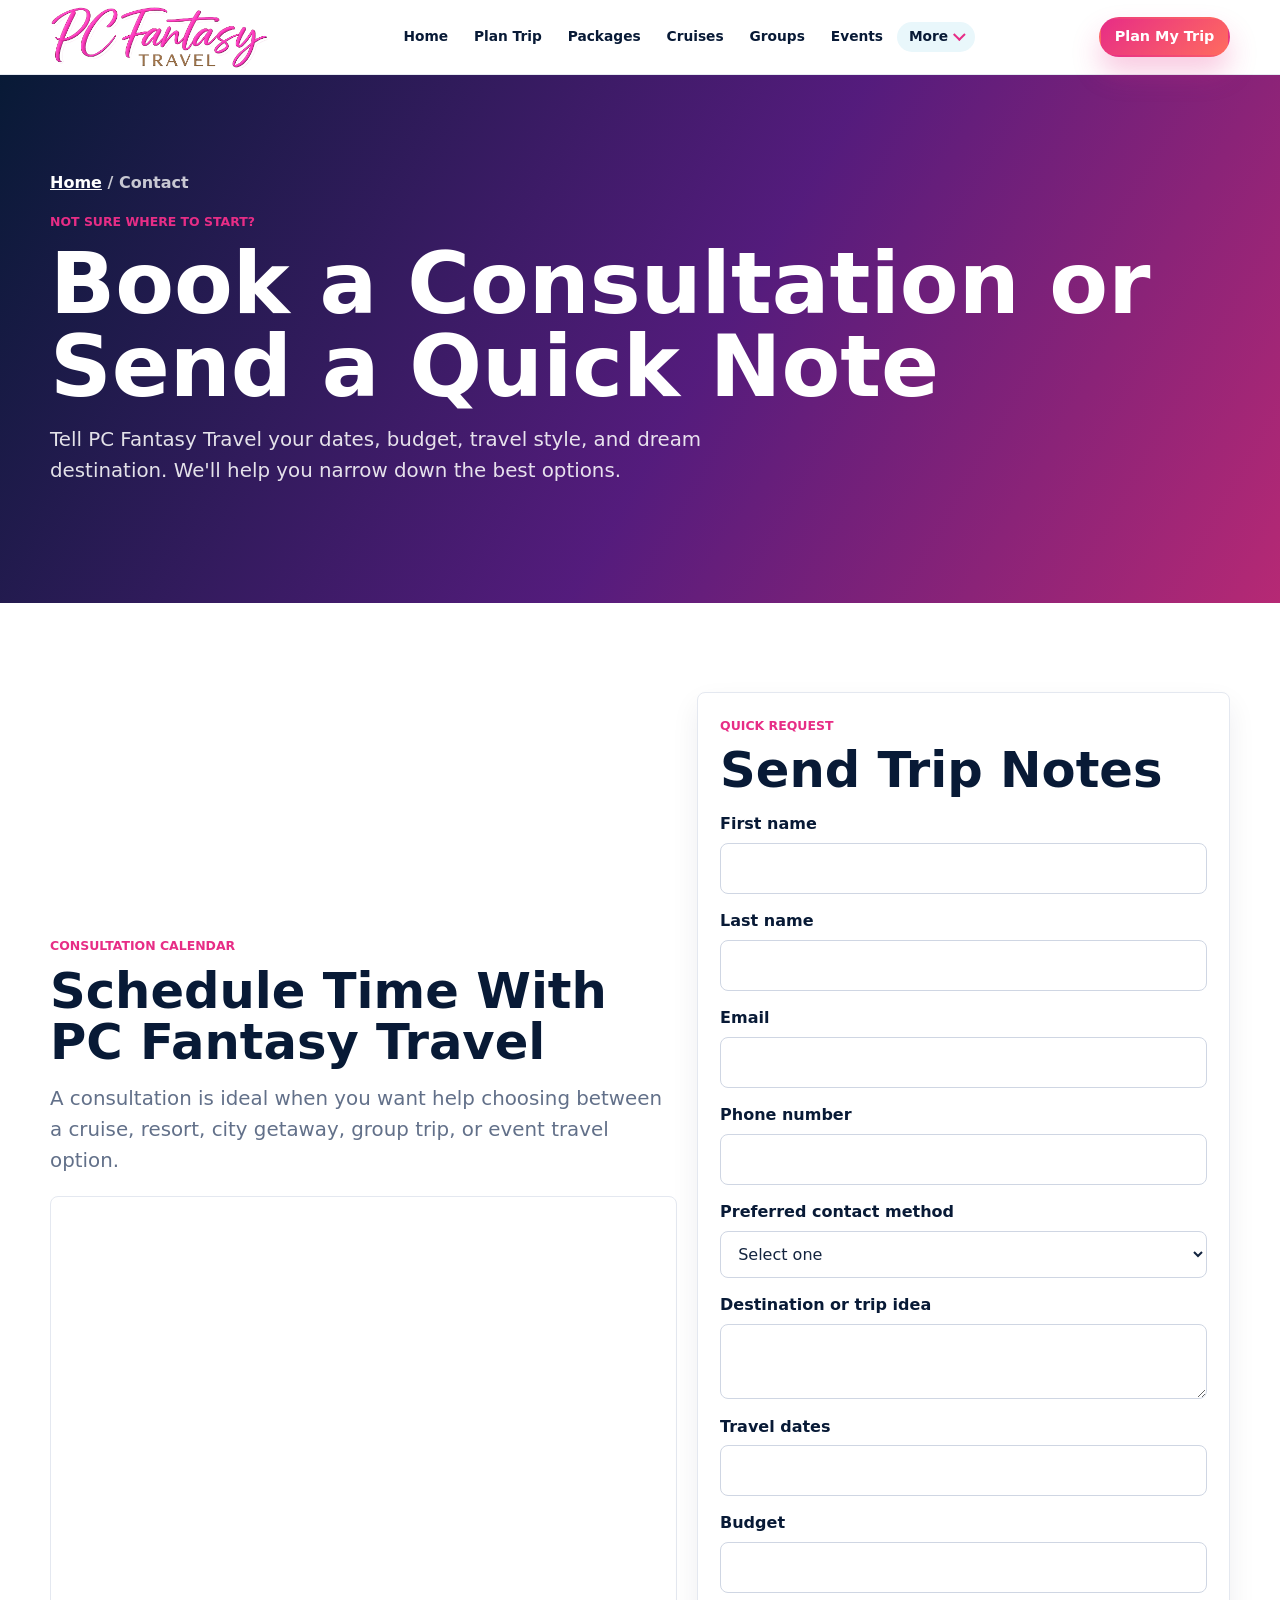
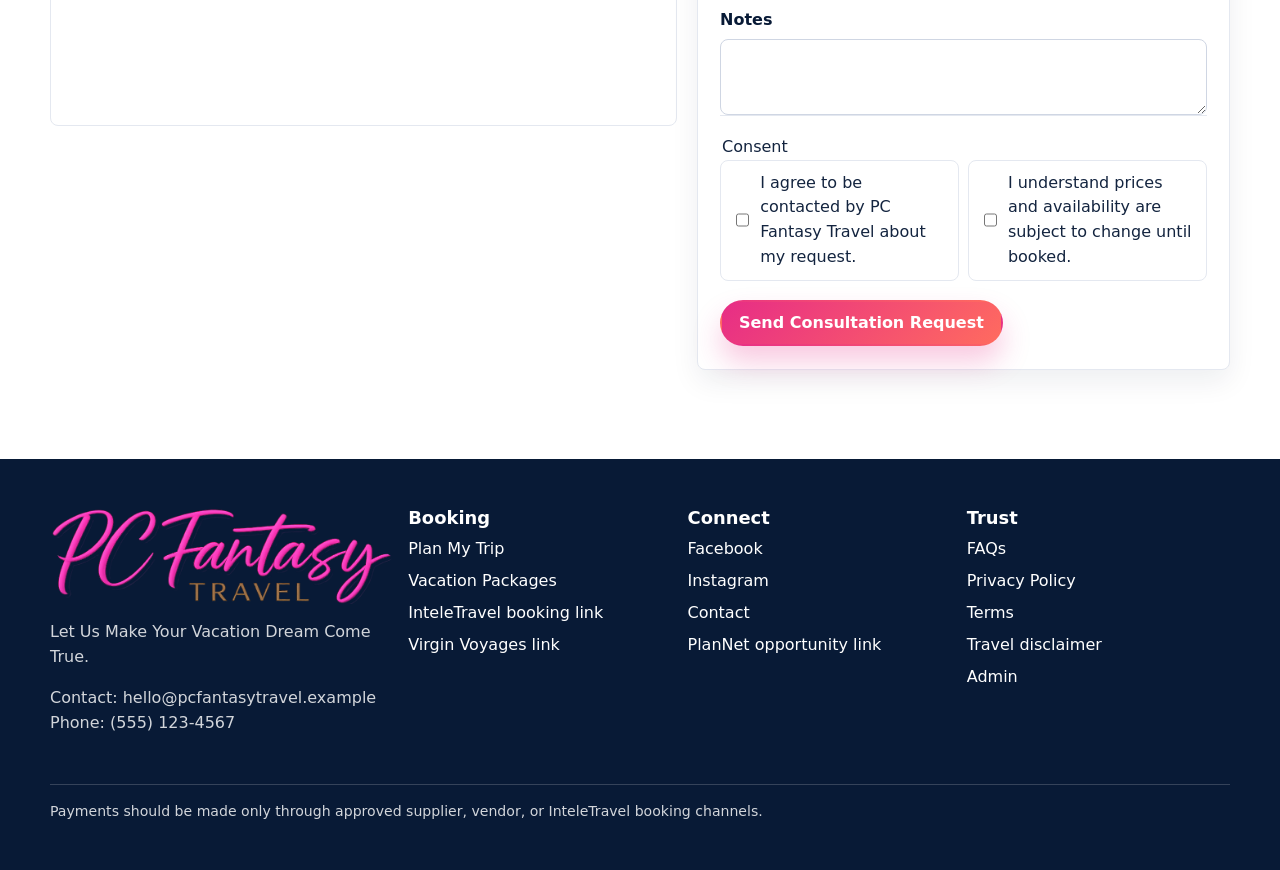
<file: contact.html>
<!doctype html>
<html lang="en">
<head>
  <meta charset="utf-8">
  <meta name="viewport" content="width=device-width, initial-scale=1">
  <title>Contact PC Fantasy Travel | Book a Travel Consultation</title>
  <meta name="description" content="Contact PC Fantasy Travel, book a consultation, or send trip notes for cruises, resorts, group trips, event travel, and custom vacation planning.">
  <meta name="keywords" content="book travel consultation, travel advisor, custom vacation planning, PC Fantasy Travel contact">
  <!-- SEO discovery -->
  <meta name="author" content="PC Fantasy Travel">
  <meta name="robots" content="index, follow, max-image-preview:large">
  <meta name="theme-color" content="#081a36">
  <link rel="canonical" href="https://jxwayne890.github.io/pctravel/contact.html">
  <link rel="alternate" type="text/plain" title="LLM guide" href="llms.txt">
  <meta property="og:site_name" content="PC Fantasy Travel">
  <meta property="og:type" content="website">
  <meta property="og:title" content="Contact PC Fantasy Travel | Book a Travel Consultation">
  <meta property="og:description" content="Contact PC Fantasy Travel, book a consultation, or send trip notes for cruises, resorts, group trips, event travel, and custom vacation planning.">
  <meta property="og:url" content="https://jxwayne890.github.io/pctravel/contact.html">
  <meta property="og:image" content="https://jxwayne890.github.io/pctravel/assets/images/hero-travel.jpg">
  <meta name="twitter:card" content="summary_large_image">
  <meta name="twitter:title" content="Contact PC Fantasy Travel | Book a Travel Consultation">
  <meta name="twitter:description" content="Contact PC Fantasy Travel, book a consultation, or send trip notes for cruises, resorts, group trips, event travel, and custom vacation planning.">
  <meta name="twitter:image" content="https://jxwayne890.github.io/pctravel/assets/images/hero-travel.jpg">
  <!-- /SEO discovery -->
  <link rel="stylesheet" href="assets/css/styles.css">
  <!-- Page structured data -->
  <script type="application/ld+json">
  {
    "@context": "https://schema.org",
    "@graph": [
      {
        "@type": "WebPage",
        "@id": "https://jxwayne890.github.io/pctravel/contact.html#webpage",
        "url": "https://jxwayne890.github.io/pctravel/contact.html",
        "name": "Contact PC Fantasy Travel | Book a Travel Consultation",
        "description": "Contact PC Fantasy Travel, book a consultation, or send trip notes for cruises, resorts, group trips, event travel, and custom vacation planning.",
        "isPartOf": {
          "@id": "https://jxwayne890.github.io/pctravel/#website"
        },
        "about": {
          "@id": "https://jxwayne890.github.io/pctravel/#travelagency"
        }
      },
      {
        "@type": "BreadcrumbList",
        "@id": "https://jxwayne890.github.io/pctravel/contact.html#breadcrumb",
        "itemListElement": [
          {
            "@type": "ListItem",
            "position": 1,
            "name": "Home",
            "item": "https://jxwayne890.github.io/pctravel/"
          },
          {
            "@type": "ListItem",
            "position": 2,
            "name": "Contact",
            "item": "https://jxwayne890.github.io/pctravel/contact.html"
          }
        ]
      }
    ]
  }
  </script>
  <!-- /Page structured data -->
</head>
<body>
  <a class="skip-link" href="#main">Skip to content</a>
  <header class="site-header">
    <div class="nav-wrap">
      <a class="brand" href="index.html" aria-label="PC Fantasy Travel home"><img class="brand-logo" src="assets/images/pc-fantasy-travel-logo.png" alt="PC Fantasy Travel"></a>
      <button class="nav-toggle" type="button" aria-label="Open navigation" aria-expanded="false" data-nav-toggle><span></span><span></span><span></span></button>
      <nav class="site-nav" aria-label="Main navigation" data-site-nav>
        <ul class="nav-list">
          <li><a href="index.html">Home</a></li>
          <li><a href="plan-my-trip.html">Plan Trip</a></li>
          <li><a href="vacation-packages.html">Packages</a></li>
          <li><a href="cruises.html">Cruises</a></li>
          <li><a href="group-trips.html">Groups</a></li>
          <li><a href="event-travel.html">Events</a></li>
          <li class="nav-more">
            <details data-nav-more>
              <summary>More</summary>
              <ul>
                <li><a href="travel-resources.html">Resources</a></li>
                <li><a href="faq.html">FAQs</a></li>
                <li><a href="about-pia.html">About Pia</a></li>
                <li><a href="become-a-travel-agent.html">Become Agent</a></li>
                <li><a href="contact.html">Contact</a></li>
              </ul>
            </details>
          </li>
        </ul>
      </nav>
      <a class="button small header-cta" href="plan-my-trip.html">Plan My Trip</a>
    </div>
  </header>

  <main id="main">
    <section class="page-hero">
      <div class="wrap">
        <div class="breadcrumb"><a href="index.html">Home</a> / Contact</div>
        <p class="eyebrow">Not sure where to start?</p>
        <h1 class="page-title">Book a Consultation or Send a Quick Note</h1>
        <p class="lead">Tell PC Fantasy Travel your dates, budget, travel style, and dream destination. We'll help you narrow down the best options.</p>
      </div>
    </section>

    <section class="section" id="consultation">
      <div class="wrap content-grid">
        <div>
          <p class="eyebrow">Consultation calendar</p>
          <h2>Schedule Time With PC Fantasy Travel</h2>
          <p class="lead">A consultation is ideal when you want help choosing between a cruise, resort, city getaway, group trip, or event travel option.</p>
          <div class="scheduler-frame">
            <iframe title="PC Fantasy Travel consultation calendar" data-scheduler-frame="https://calendly.com/pc-fantasy-travel/consultation"></iframe>
          </div>
        </div>
        <form class="form-panel" data-lead-form="consultation">
          <input type="hidden" name="leadType" value="consultation">
          <div class="status-message" data-form-success tabindex="-1"></div>
          <p class="eyebrow">Quick request</p>
          <h2>Send Trip Notes</h2>
          <div class="form-grid">
            <div class="field"><label for="firstName">First name</label><input id="firstName" name="firstName" required></div>
            <div class="field"><label for="lastName">Last name</label><input id="lastName" name="lastName" required></div>
            <div class="field"><label for="email">Email</label><input id="email" name="email" type="email" required></div>
            <div class="field"><label for="phone">Phone number</label><input id="phone" name="phone" type="tel"></div>
            <div class="field"><label for="preferredContact">Preferred contact method</label><select id="preferredContact" name="preferredContact"><option value="">Select one</option><option>Phone</option><option>Text</option><option>Email</option></select></div>
            <div class="field"><label for="destination">Destination or trip idea</label><textarea id="destination" name="destination"></textarea></div>
            <div class="field"><label for="travelDates">Travel dates</label><input id="travelDates" name="travelDates"></div>
            <div class="field"><label for="totalBudget">Budget</label><input id="totalBudget" name="totalBudget"></div>
            <div class="field"><label for="notes">Notes</label><textarea id="notes" name="notes"></textarea></div>
          </div>
          <div class="form-section">
            <fieldset class="choice-grid">
              <legend>Consent</legend>
              <label class="choice"><input type="checkbox" name="consent" value="contact" required>I agree to be contacted by PC Fantasy Travel about my request.</label>
              <label class="choice"><input type="checkbox" name="consent" value="prices-change" required>I understand prices and availability are subject to change until booked.</label>
            </fieldset>
          </div>
          <button class="button" type="submit">Send Consultation Request</button>
        </form>
      </div>
    </section>
  </main>

  <footer class="footer">
    <div class="wrap footer-grid">
      <div><img class="footer-logo" src="assets/images/pc-fantasy-travel-logo.png" alt="PC Fantasy Travel"><p>Let Us Make Your Vacation Dream Come True.</p><p>Contact: hello@pcfantasytravel.example<br>Phone: (555) 123-4567</p></div>
      <div><h3>Booking</h3><ul class="footer-list"><li><a href="plan-my-trip.html">Plan My Trip</a></li><li><a href="vacation-packages.html">Vacation Packages</a></li><li><a href="https://example.com/inteletravel-booking-link" target="_blank" rel="noopener">InteleTravel booking link</a></li><li><a href="https://example.com/virgin-voyages-booking-link" target="_blank" rel="noopener">Virgin Voyages link</a></li></ul></div>
      <div><h3>Connect</h3><ul class="footer-list"><li><a href="https://facebook.com/" target="_blank" rel="noopener">Facebook</a></li><li><a href="https://instagram.com/" target="_blank" rel="noopener">Instagram</a></li><li><a href="contact.html">Contact</a></li><li><a href="become-a-travel-agent.html">PlanNet opportunity link</a></li></ul></div>
      <div><h3>Trust</h3><ul class="footer-list"><li><a href="faq.html">FAQs</a></li><li><a href="policies.html#privacy">Privacy Policy</a></li><li><a href="policies.html#terms">Terms</a></li><li><a href="policies.html#travel-disclaimer">Travel disclaimer</a></li><li><a href="admin.html">Admin</a></li></ul></div>
    </div>
    <div class="wrap subfooter">Payments should be made only through approved supplier, vendor, or InteleTravel booking channels.</div>
  </footer>

  <div class="mobile-sticky-cta"><a class="button" href="plan-my-trip.html">Plan My Trip</a></div>
  <script src="assets/js/site-config.js" defer></script>
  <script src="data/packages.js" defer></script><script src="data/email-templates.js" defer></script><script src="assets/js/site.js" defer></script>
</body>
</html>
</file>
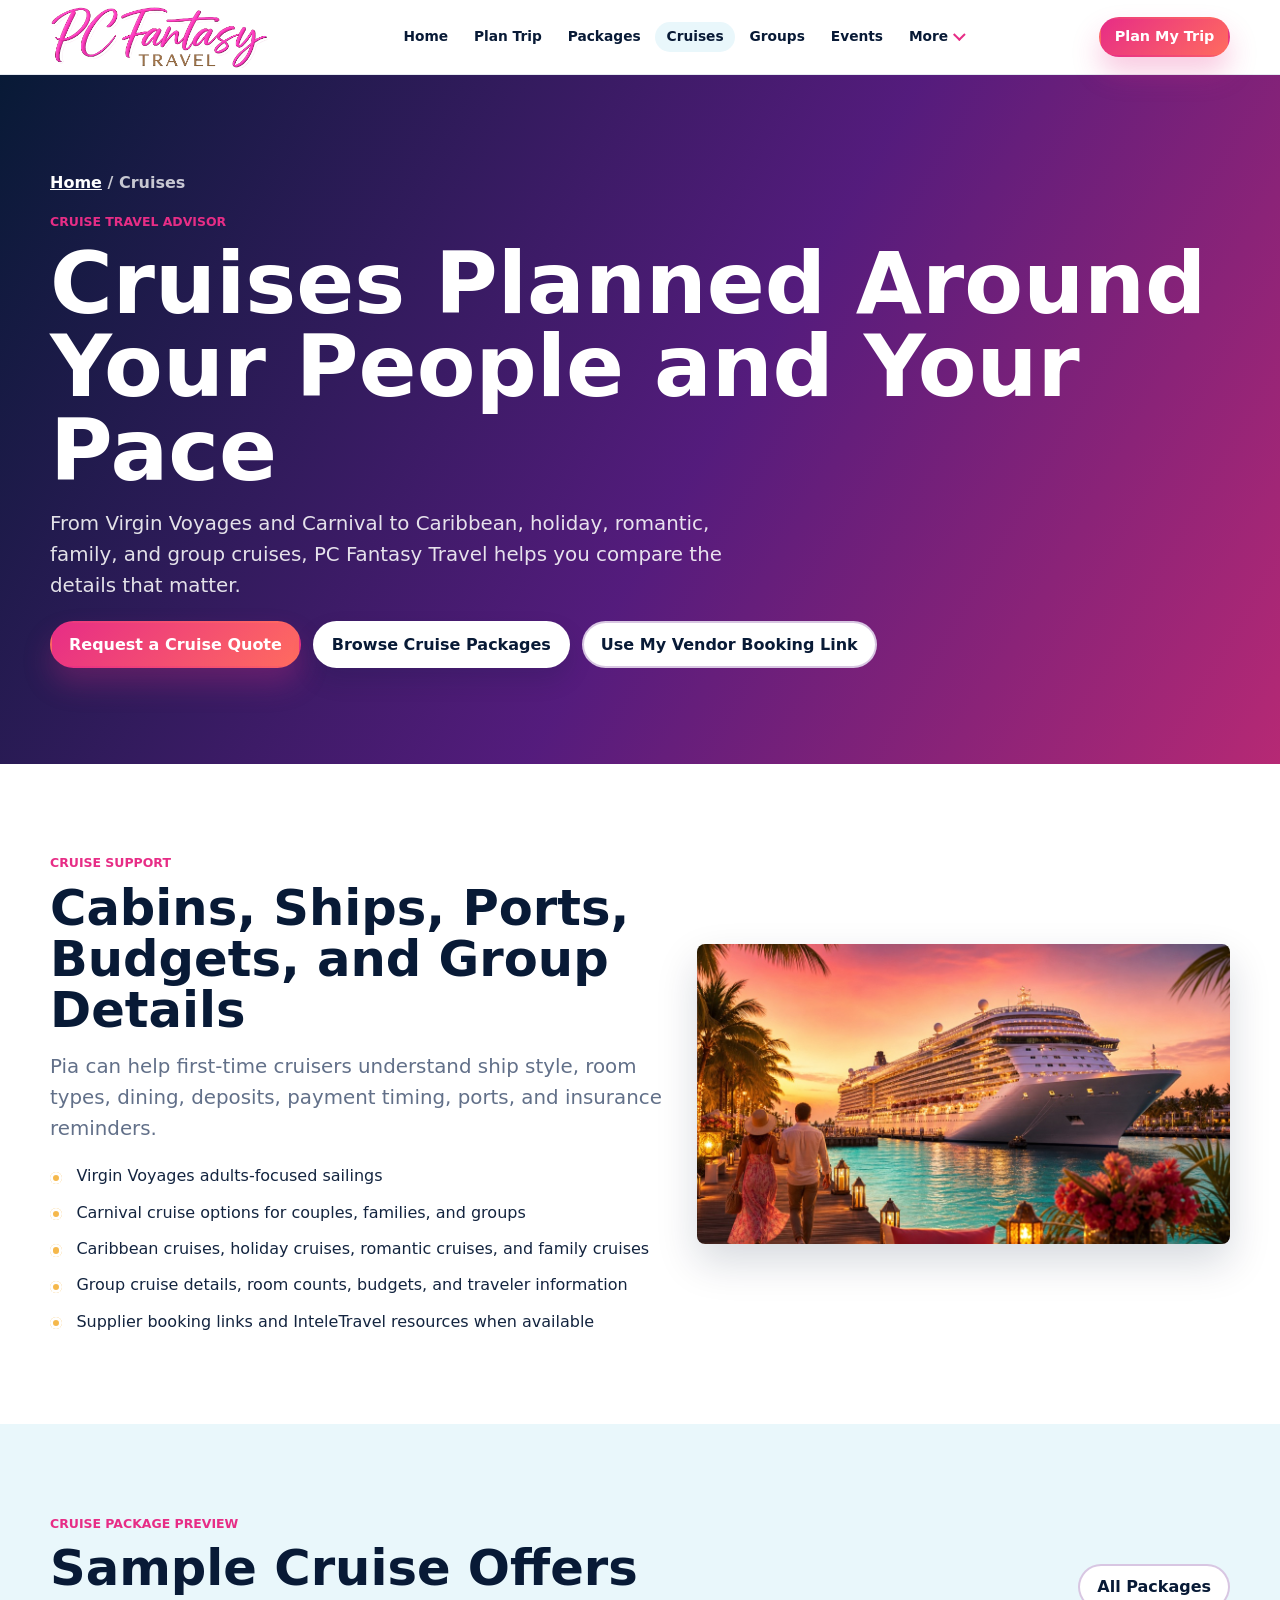
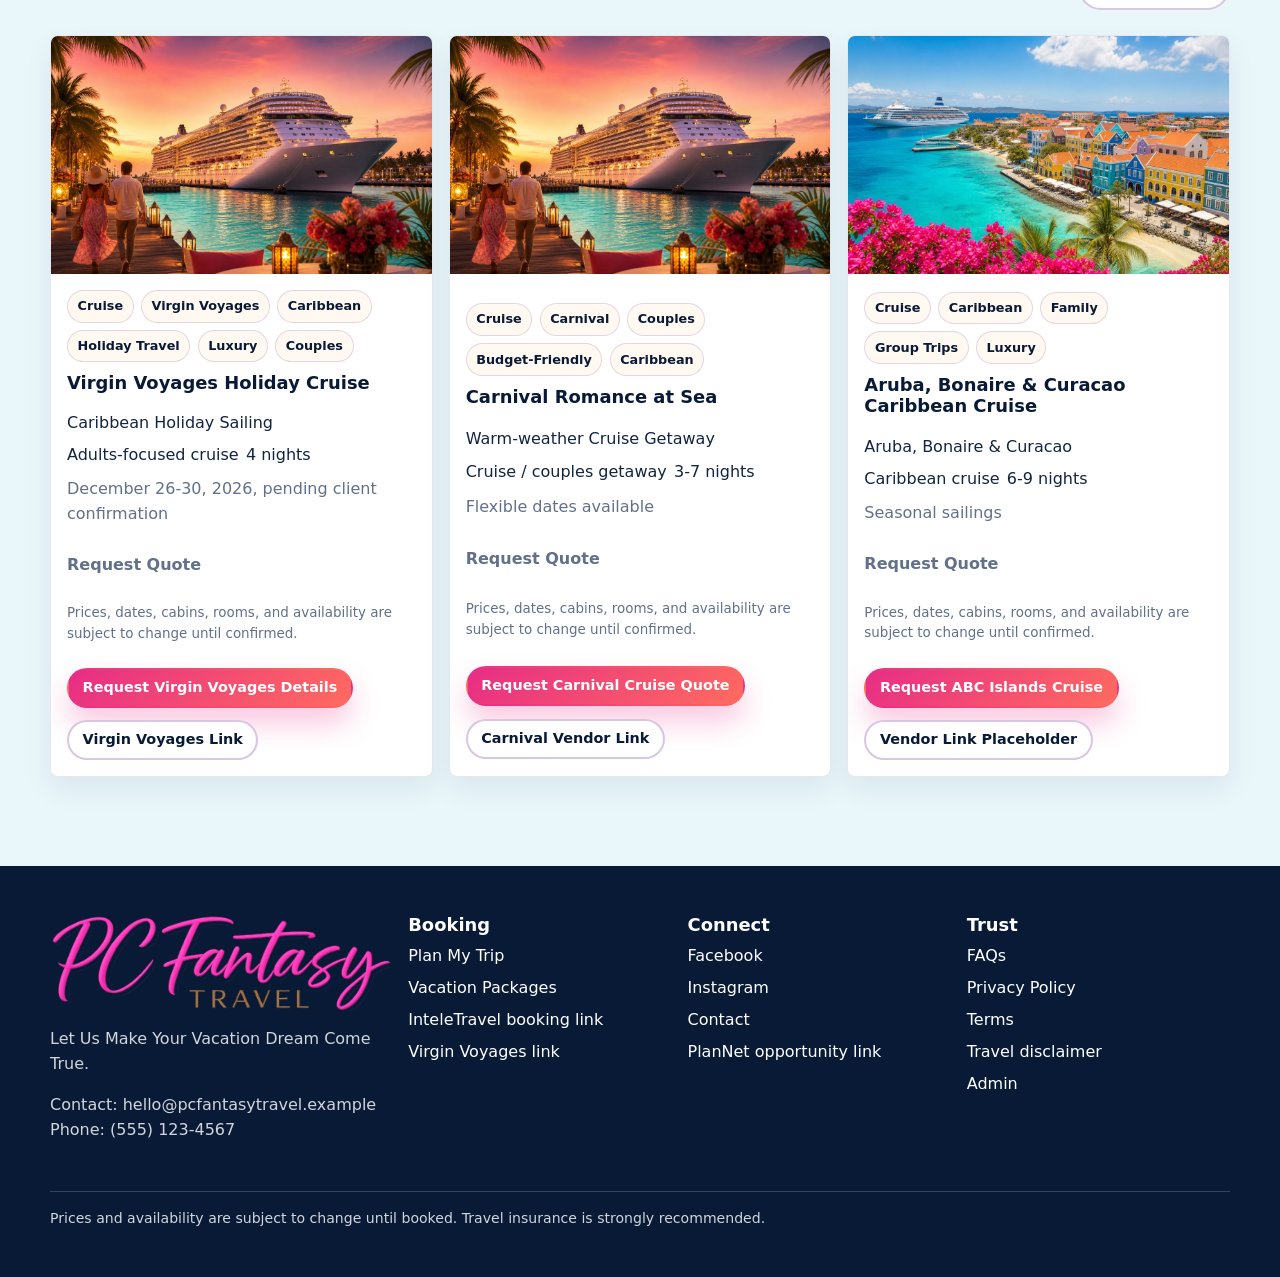
<file: cruises.html>
<!doctype html>
<html lang="en">
<head>
  <meta charset="utf-8">
  <meta name="viewport" content="width=device-width, initial-scale=1">
  <title>Cruise Travel Advisor | Virgin Voyages, Carnival and Caribbean Cruises</title>
  <meta name="description" content="Cruise planning support for Virgin Voyages, Carnival, Caribbean cruises, holiday cruises, family cruises, romantic cruises, group cruises, cabins, ports, and budgets.">
  <meta name="keywords" content="cruise travel advisor, Virgin Voyages travel advisor, Carnival cruise planner, Caribbean cruise, group cruise, family cruise">
  <!-- SEO discovery -->
  <meta name="author" content="PC Fantasy Travel">
  <meta name="robots" content="index, follow, max-image-preview:large">
  <meta name="theme-color" content="#081a36">
  <link rel="canonical" href="https://jxwayne890.github.io/pctravel/cruises.html">
  <link rel="alternate" type="text/plain" title="LLM guide" href="llms.txt">
  <meta property="og:site_name" content="PC Fantasy Travel">
  <meta property="og:type" content="website">
  <meta property="og:title" content="Cruise Travel Advisor | Virgin Voyages, Carnival and Caribbean Cruises">
  <meta property="og:description" content="Cruise planning support for Virgin Voyages, Carnival, Caribbean cruises, holiday cruises, family cruises, romantic cruises, group cruises, cabins, ports, and budgets.">
  <meta property="og:url" content="https://jxwayne890.github.io/pctravel/cruises.html">
  <meta property="og:image" content="https://jxwayne890.github.io/pctravel/assets/images/hero-travel.jpg">
  <meta name="twitter:card" content="summary_large_image">
  <meta name="twitter:title" content="Cruise Travel Advisor | Virgin Voyages, Carnival and Caribbean Cruises">
  <meta name="twitter:description" content="Cruise planning support for Virgin Voyages, Carnival, Caribbean cruises, holiday cruises, family cruises, romantic cruises, group cruises, cabins, ports, and budgets.">
  <meta name="twitter:image" content="https://jxwayne890.github.io/pctravel/assets/images/hero-travel.jpg">
  <!-- /SEO discovery -->
  <link rel="stylesheet" href="assets/css/styles.css">
  <!-- Page structured data -->
  <script type="application/ld+json">
  {
    "@context": "https://schema.org",
    "@graph": [
      {
        "@type": "WebPage",
        "@id": "https://jxwayne890.github.io/pctravel/cruises.html#webpage",
        "url": "https://jxwayne890.github.io/pctravel/cruises.html",
        "name": "Cruise Travel Advisor | Virgin Voyages, Carnival and Caribbean Cruises",
        "description": "Cruise planning support for Virgin Voyages, Carnival, Caribbean cruises, holiday cruises, family cruises, romantic cruises, group cruises, cabins, ports, and budgets.",
        "isPartOf": {
          "@id": "https://jxwayne890.github.io/pctravel/#website"
        },
        "about": {
          "@id": "https://jxwayne890.github.io/pctravel/#travelagency"
        }
      },
      {
        "@type": "BreadcrumbList",
        "@id": "https://jxwayne890.github.io/pctravel/cruises.html#breadcrumb",
        "itemListElement": [
          {
            "@type": "ListItem",
            "position": 1,
            "name": "Home",
            "item": "https://jxwayne890.github.io/pctravel/"
          },
          {
            "@type": "ListItem",
            "position": 2,
            "name": "Cruises",
            "item": "https://jxwayne890.github.io/pctravel/cruises.html"
          }
        ]
      }
    ]
  }
  </script>
  <!-- /Page structured data -->
</head>
<body>
  <a class="skip-link" href="#main">Skip to content</a>
  <header class="site-header">
    <div class="nav-wrap">
      <a class="brand" href="index.html" aria-label="PC Fantasy Travel home"><img class="brand-logo" src="assets/images/pc-fantasy-travel-logo.png" alt="PC Fantasy Travel"></a>
      <button class="nav-toggle" type="button" aria-label="Open navigation" aria-expanded="false" data-nav-toggle><span></span><span></span><span></span></button>
      <nav class="site-nav" aria-label="Main navigation" data-site-nav>
        <ul class="nav-list">
          <li><a href="index.html">Home</a></li>
          <li><a href="plan-my-trip.html">Plan Trip</a></li>
          <li><a href="vacation-packages.html">Packages</a></li>
          <li><a href="cruises.html">Cruises</a></li>
          <li><a href="group-trips.html">Groups</a></li>
          <li><a href="event-travel.html">Events</a></li>
          <li class="nav-more">
            <details data-nav-more>
              <summary>More</summary>
              <ul>
                <li><a href="travel-resources.html">Resources</a></li>
                <li><a href="faq.html">FAQs</a></li>
                <li><a href="about-pia.html">About Pia</a></li>
                <li><a href="become-a-travel-agent.html">Become Agent</a></li>
                <li><a href="contact.html">Contact</a></li>
              </ul>
            </details>
          </li>
        </ul>
      </nav>
      <a class="button small header-cta" href="plan-my-trip.html">Plan My Trip</a>
    </div>
  </header>

  <main id="main">
    <section class="page-hero">
      <div class="wrap">
        <div class="breadcrumb"><a href="index.html">Home</a> / Cruises</div>
        <p class="eyebrow">Cruise travel advisor</p>
        <h1 class="page-title">Cruises Planned Around Your People and Your Pace</h1>
        <p class="lead">From Virgin Voyages and Carnival to Caribbean, holiday, romantic, family, and group cruises, PC Fantasy Travel helps you compare the details that matter.</p>
        <div class="cta-row">
          <a class="button" href="plan-my-trip.html?leadType=cruise">Request a Cruise Quote</a>
          <a class="button-light" href="vacation-packages.html">Browse Cruise Packages</a>
          <a class="button-outline" href="https://example.com/inteletravel-booking-link" target="_blank" rel="noopener">Use My Vendor Booking Link</a>
        </div>
      </div>
    </section>

    <section class="section">
      <div class="wrap content-grid">
        <div>
          <p class="eyebrow">Cruise support</p>
          <h2>Cabins, Ships, Ports, Budgets, and Group Details</h2>
          <p class="lead">Pia can help first-time cruisers understand ship style, room types, dining, deposits, payment timing, ports, and insurance reminders.</p>
          <ul class="check-list">
            <li>Virgin Voyages adults-focused sailings</li>
            <li>Carnival cruise options for couples, families, and groups</li>
            <li>Caribbean cruises, holiday cruises, romantic cruises, and family cruises</li>
            <li>Group cruise details, room counts, budgets, and traveler information</li>
            <li>Supplier booking links and InteleTravel resources when available</li>
          </ul>
        </div>
        <div class="image-panel cruise" role="img" aria-label="Cruise ship at sunset"></div>
      </div>
    </section>

    <section class="section band-sky">
      <div class="wrap">
        <div class="section-head split">
          <div><p class="eyebrow">Cruise package preview</p><h2>Sample Cruise Offers</h2></div>
          <a class="button-outline" href="vacation-packages.html">All Packages</a>
        </div>
        <div class="package-grid" data-package-preview="Cruise"></div>
      </div>
    </section>
  </main>

  <footer class="footer">
    <div class="wrap footer-grid">
      <div><img class="footer-logo" src="assets/images/pc-fantasy-travel-logo.png" alt="PC Fantasy Travel"><p>Let Us Make Your Vacation Dream Come True.</p><p>Contact: hello@pcfantasytravel.example<br>Phone: (555) 123-4567</p></div>
      <div><h3>Booking</h3><ul class="footer-list"><li><a href="plan-my-trip.html">Plan My Trip</a></li><li><a href="vacation-packages.html">Vacation Packages</a></li><li><a href="https://example.com/inteletravel-booking-link" target="_blank" rel="noopener">InteleTravel booking link</a></li><li><a href="https://example.com/virgin-voyages-booking-link" target="_blank" rel="noopener">Virgin Voyages link</a></li></ul></div>
      <div><h3>Connect</h3><ul class="footer-list"><li><a href="https://facebook.com/" target="_blank" rel="noopener">Facebook</a></li><li><a href="https://instagram.com/" target="_blank" rel="noopener">Instagram</a></li><li><a href="contact.html">Contact</a></li><li><a href="become-a-travel-agent.html">PlanNet opportunity link</a></li></ul></div>
      <div><h3>Trust</h3><ul class="footer-list"><li><a href="faq.html">FAQs</a></li><li><a href="policies.html#privacy">Privacy Policy</a></li><li><a href="policies.html#terms">Terms</a></li><li><a href="policies.html#travel-disclaimer">Travel disclaimer</a></li><li><a href="admin.html">Admin</a></li></ul></div>
    </div>
    <div class="wrap subfooter">Prices and availability are subject to change until booked. Travel insurance is strongly recommended.</div>
  </footer>

  <div class="mobile-sticky-cta"><a class="button" href="plan-my-trip.html">Plan My Trip</a></div>
  <script src="assets/js/site-config.js" defer></script>
  <script src="data/packages.js" defer></script><script src="data/email-templates.js" defer></script><script src="assets/js/site.js" defer></script>
</body>
</html>
</file>
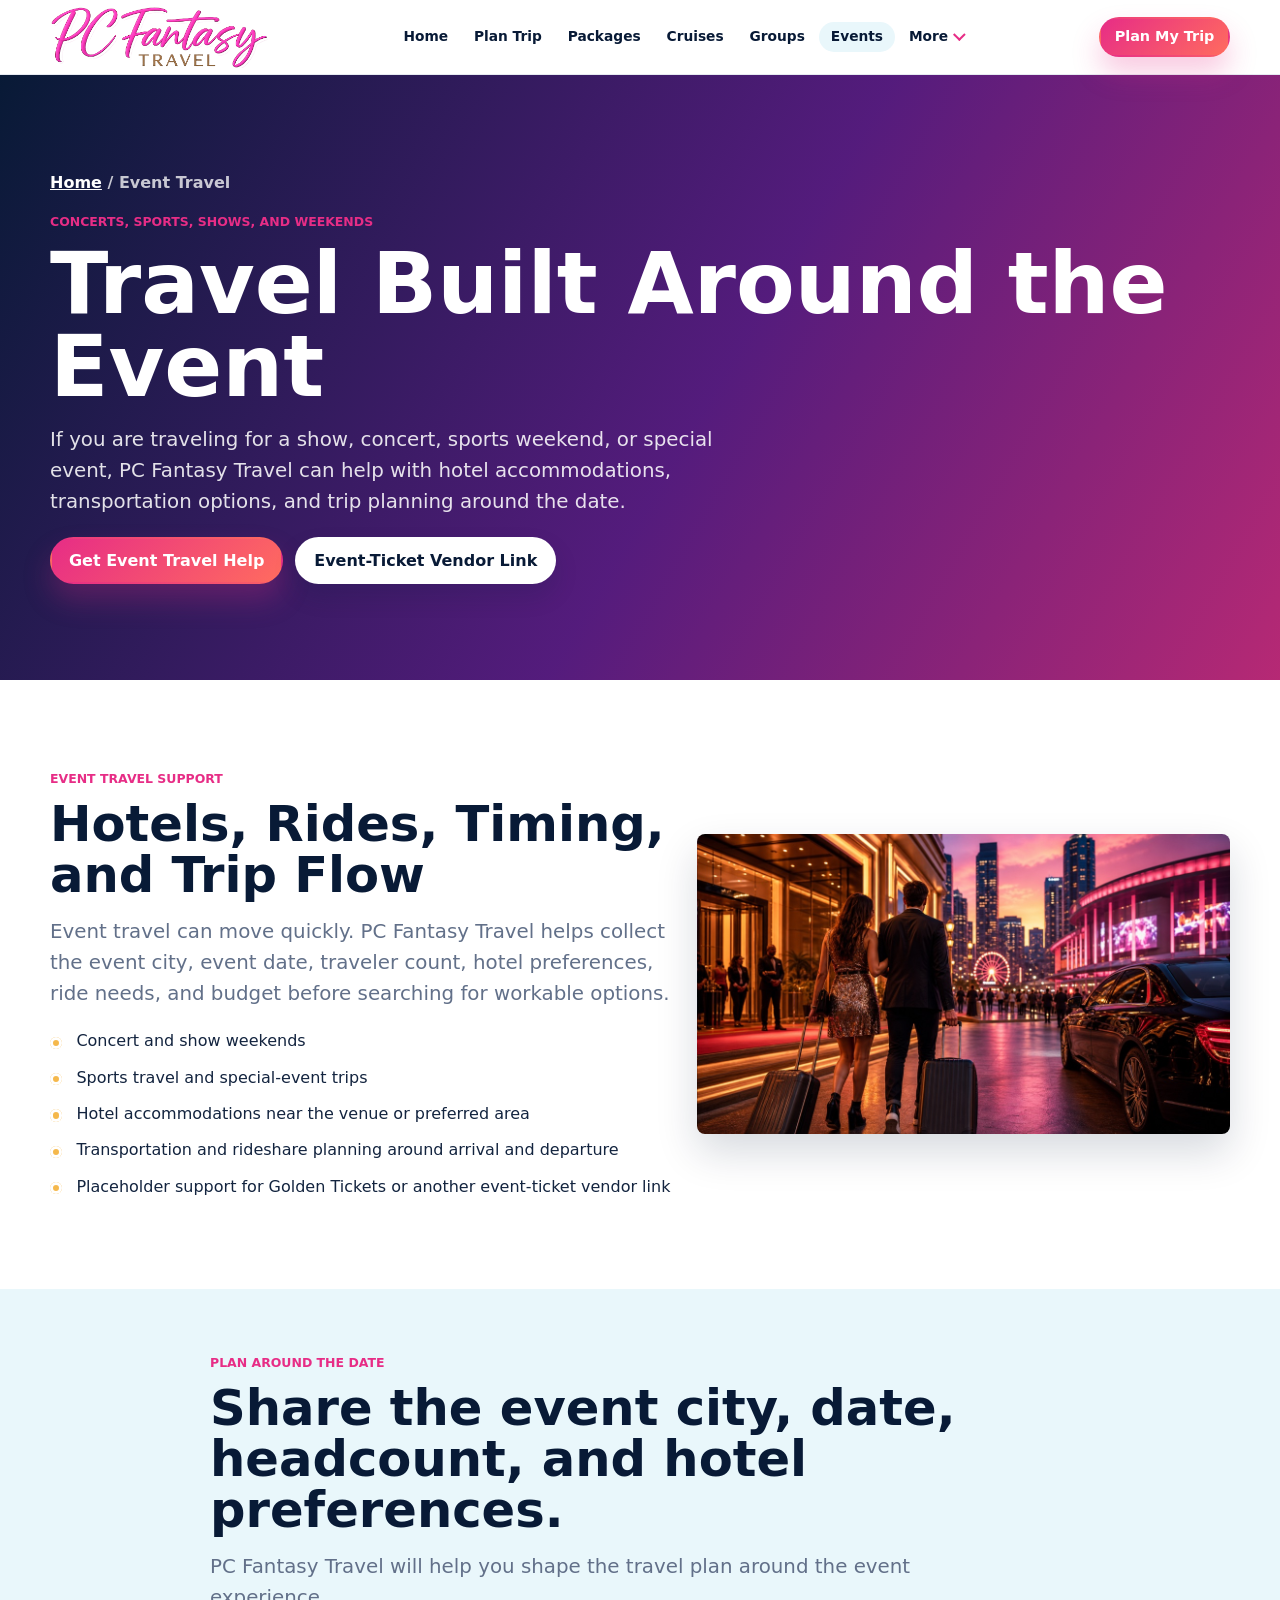
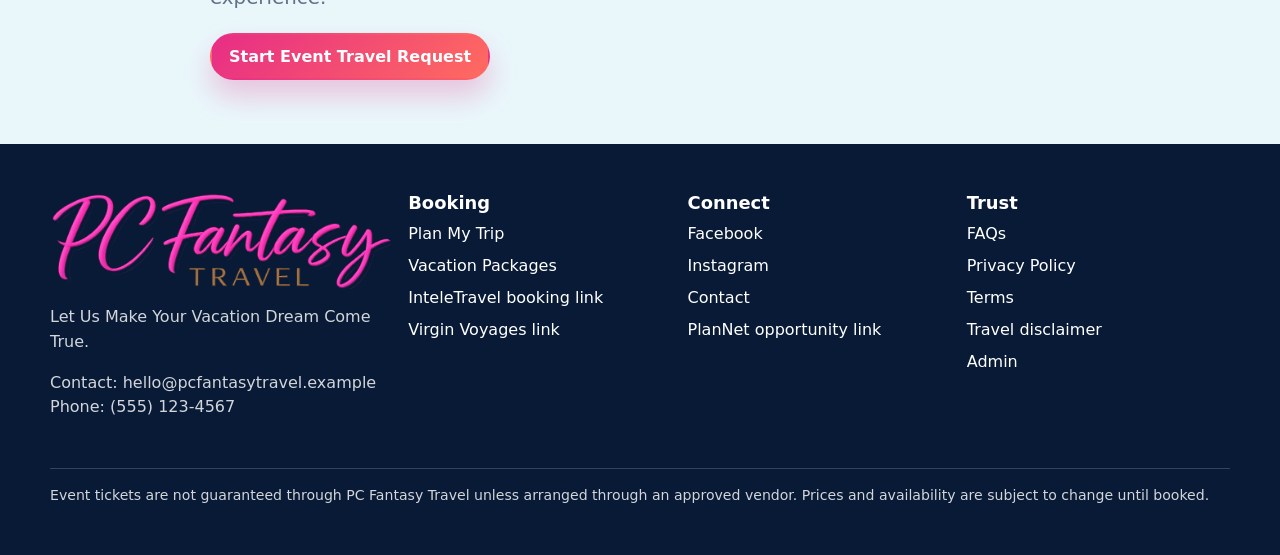
<file: event-travel.html>
<!doctype html>
<html lang="en">
<head>
  <meta charset="utf-8">
  <meta name="viewport" content="width=device-width, initial-scale=1">
  <title>Event Travel Planning | Concerts, Sports, Shows and Hotel Trips</title>
  <meta name="description" content="Travel planning for concerts, sports, shows, and special events, including hotels, transportation options, timing, budgets, and trip details around the event.">
  <meta name="keywords" content="event travel packages, concert travel, sports travel, hotel travel package, travel advisor">
  <!-- SEO discovery -->
  <meta name="author" content="PC Fantasy Travel">
  <meta name="robots" content="index, follow, max-image-preview:large">
  <meta name="theme-color" content="#081a36">
  <link rel="canonical" href="https://jxwayne890.github.io/pctravel/event-travel.html">
  <link rel="alternate" type="text/plain" title="LLM guide" href="llms.txt">
  <meta property="og:site_name" content="PC Fantasy Travel">
  <meta property="og:type" content="website">
  <meta property="og:title" content="Event Travel Planning | Concerts, Sports, Shows and Hotel Trips">
  <meta property="og:description" content="Travel planning for concerts, sports, shows, and special events, including hotels, transportation options, timing, budgets, and trip details around the event.">
  <meta property="og:url" content="https://jxwayne890.github.io/pctravel/event-travel.html">
  <meta property="og:image" content="https://jxwayne890.github.io/pctravel/assets/images/hero-travel.jpg">
  <meta name="twitter:card" content="summary_large_image">
  <meta name="twitter:title" content="Event Travel Planning | Concerts, Sports, Shows and Hotel Trips">
  <meta name="twitter:description" content="Travel planning for concerts, sports, shows, and special events, including hotels, transportation options, timing, budgets, and trip details around the event.">
  <meta name="twitter:image" content="https://jxwayne890.github.io/pctravel/assets/images/hero-travel.jpg">
  <!-- /SEO discovery -->
  <link rel="stylesheet" href="assets/css/styles.css">
  <!-- Page structured data -->
  <script type="application/ld+json">
  {
    "@context": "https://schema.org",
    "@graph": [
      {
        "@type": "WebPage",
        "@id": "https://jxwayne890.github.io/pctravel/event-travel.html#webpage",
        "url": "https://jxwayne890.github.io/pctravel/event-travel.html",
        "name": "Event Travel Planning | Concerts, Sports, Shows and Hotel Trips",
        "description": "Travel planning for concerts, sports, shows, and special events, including hotels, transportation options, timing, budgets, and trip details around the event.",
        "isPartOf": {
          "@id": "https://jxwayne890.github.io/pctravel/#website"
        },
        "about": {
          "@id": "https://jxwayne890.github.io/pctravel/#travelagency"
        }
      },
      {
        "@type": "BreadcrumbList",
        "@id": "https://jxwayne890.github.io/pctravel/event-travel.html#breadcrumb",
        "itemListElement": [
          {
            "@type": "ListItem",
            "position": 1,
            "name": "Home",
            "item": "https://jxwayne890.github.io/pctravel/"
          },
          {
            "@type": "ListItem",
            "position": 2,
            "name": "Event Travel",
            "item": "https://jxwayne890.github.io/pctravel/event-travel.html"
          }
        ]
      }
    ]
  }
  </script>
  <!-- /Page structured data -->
</head>
<body>
  <a class="skip-link" href="#main">Skip to content</a>
  <header class="site-header">
    <div class="nav-wrap">
      <a class="brand" href="index.html" aria-label="PC Fantasy Travel home"><img class="brand-logo" src="assets/images/pc-fantasy-travel-logo.png" alt="PC Fantasy Travel"></a>
      <button class="nav-toggle" type="button" aria-label="Open navigation" aria-expanded="false" data-nav-toggle><span></span><span></span><span></span></button>
      <nav class="site-nav" aria-label="Main navigation" data-site-nav>
        <ul class="nav-list">
          <li><a href="index.html">Home</a></li>
          <li><a href="plan-my-trip.html">Plan Trip</a></li>
          <li><a href="vacation-packages.html">Packages</a></li>
          <li><a href="cruises.html">Cruises</a></li>
          <li><a href="group-trips.html">Groups</a></li>
          <li><a href="event-travel.html">Events</a></li>
          <li class="nav-more">
            <details data-nav-more>
              <summary>More</summary>
              <ul>
                <li><a href="travel-resources.html">Resources</a></li>
                <li><a href="faq.html">FAQs</a></li>
                <li><a href="about-pia.html">About Pia</a></li>
                <li><a href="become-a-travel-agent.html">Become Agent</a></li>
                <li><a href="contact.html">Contact</a></li>
              </ul>
            </details>
          </li>
        </ul>
      </nav>
      <a class="button small header-cta" href="plan-my-trip.html">Plan My Trip</a>
    </div>
  </header>

  <main id="main">
    <section class="page-hero">
      <div class="wrap">
        <div class="breadcrumb"><a href="index.html">Home</a> / Event Travel</div>
        <p class="eyebrow">Concerts, sports, shows, and weekends</p>
        <h1 class="page-title">Travel Built Around the Event</h1>
        <p class="lead">If you are traveling for a show, concert, sports weekend, or special event, PC Fantasy Travel can help with hotel accommodations, transportation options, and trip planning around the date.</p>
        <div class="cta-row">
          <a class="button" href="plan-my-trip.html?leadType=event%20travel">Get Event Travel Help</a>
          <a class="button-light" href="https://example.com/event-ticket-vendor-link" target="_blank" rel="noopener">Event-Ticket Vendor Link</a>
        </div>
      </div>
    </section>

    <section class="section">
      <div class="wrap content-grid">
        <div>
          <p class="eyebrow">Event travel support</p>
          <h2>Hotels, Rides, Timing, and Trip Flow</h2>
          <p class="lead">Event travel can move quickly. PC Fantasy Travel helps collect the event city, event date, traveler count, hotel preferences, ride needs, and budget before searching for workable options.</p>
          <ul class="check-list">
            <li>Concert and show weekends</li>
            <li>Sports travel and special-event trips</li>
            <li>Hotel accommodations near the venue or preferred area</li>
            <li>Transportation and rideshare planning around arrival and departure</li>
            <li>Placeholder support for Golden Tickets or another event-ticket vendor link</li>
          </ul>
        </div>
        <div class="image-panel event" role="img" aria-label="City event travel with hotel"></div>
      </div>
    </section>

    <section class="section-tight band-sky">
      <div class="narrow">
        <p class="eyebrow">Plan around the date</p>
        <h2>Share the event city, date, headcount, and hotel preferences.</h2>
        <p class="lead">PC Fantasy Travel will help you shape the travel plan around the event experience.</p>
        <a class="button" href="plan-my-trip.html?leadType=event%20travel">Start Event Travel Request</a>
      </div>
    </section>
  </main>

  <footer class="footer">
    <div class="wrap footer-grid">
      <div><img class="footer-logo" src="assets/images/pc-fantasy-travel-logo.png" alt="PC Fantasy Travel"><p>Let Us Make Your Vacation Dream Come True.</p><p>Contact: hello@pcfantasytravel.example<br>Phone: (555) 123-4567</p></div>
      <div><h3>Booking</h3><ul class="footer-list"><li><a href="plan-my-trip.html">Plan My Trip</a></li><li><a href="vacation-packages.html">Vacation Packages</a></li><li><a href="https://example.com/inteletravel-booking-link" target="_blank" rel="noopener">InteleTravel booking link</a></li><li><a href="https://example.com/virgin-voyages-booking-link" target="_blank" rel="noopener">Virgin Voyages link</a></li></ul></div>
      <div><h3>Connect</h3><ul class="footer-list"><li><a href="https://facebook.com/" target="_blank" rel="noopener">Facebook</a></li><li><a href="https://instagram.com/" target="_blank" rel="noopener">Instagram</a></li><li><a href="contact.html">Contact</a></li><li><a href="become-a-travel-agent.html">PlanNet opportunity link</a></li></ul></div>
      <div><h3>Trust</h3><ul class="footer-list"><li><a href="faq.html">FAQs</a></li><li><a href="policies.html#privacy">Privacy Policy</a></li><li><a href="policies.html#terms">Terms</a></li><li><a href="policies.html#travel-disclaimer">Travel disclaimer</a></li><li><a href="admin.html">Admin</a></li></ul></div>
    </div>
    <div class="wrap subfooter">Event tickets are not guaranteed through PC Fantasy Travel unless arranged through an approved vendor. Prices and availability are subject to change until booked.</div>
  </footer>

  <div class="mobile-sticky-cta"><a class="button" href="plan-my-trip.html">Plan My Trip</a></div>
  <script src="assets/js/site-config.js" defer></script>
  <script src="data/packages.js" defer></script><script src="data/email-templates.js" defer></script><script src="assets/js/site.js" defer></script>
</body>
</html>
</file>
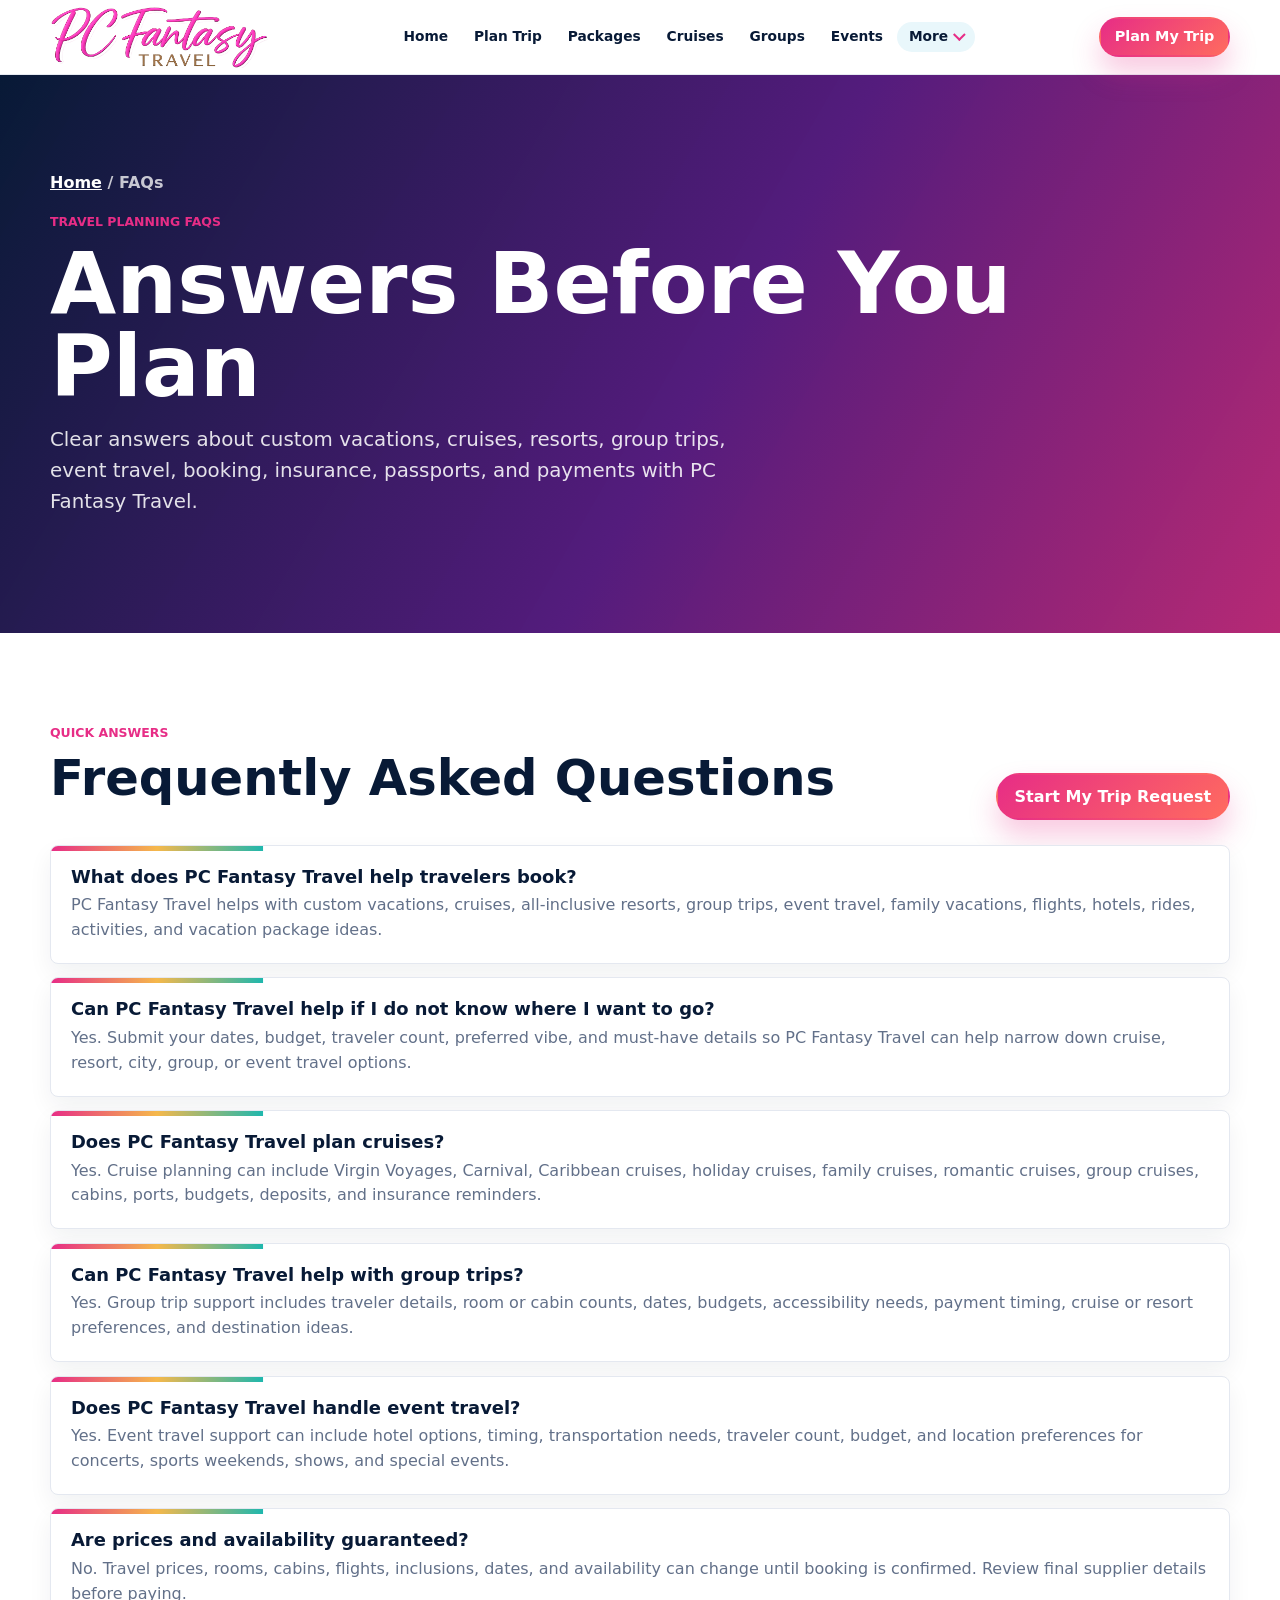
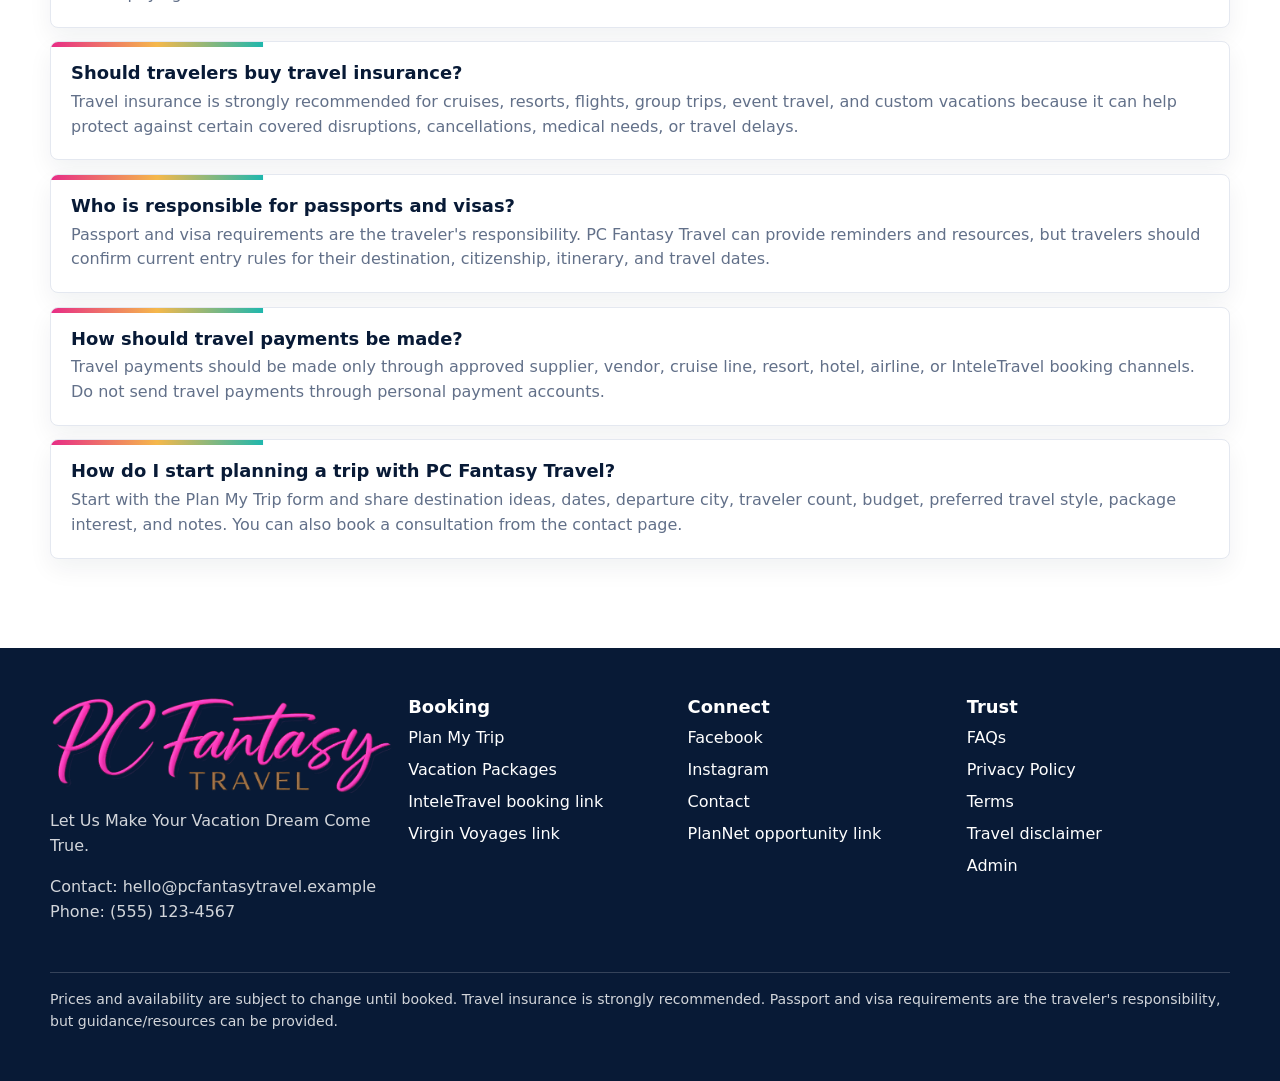
<file: faq.html>
<!doctype html>
<html lang="en">
<head>
  <meta charset="utf-8">
  <meta name="viewport" content="width=device-width, initial-scale=1">
  <title>Travel Planning FAQs | PC Fantasy Travel</title>
  <meta name="description" content="Answers to common PC Fantasy Travel questions about custom vacation planning, cruises, resorts, group trips, event travel, budgets, passports, insurance, and booking.">
  <meta name="keywords" content="travel planning FAQs, cruise travel advisor questions, group travel planning questions, custom vacation planning, PC Fantasy Travel FAQ">
  <meta name="author" content="PC Fantasy Travel">
  <meta name="robots" content="index, follow, max-image-preview:large">
  <meta name="theme-color" content="#081a36">
  <link rel="canonical" href="https://jxwayne890.github.io/pctravel/faq.html">
  <link rel="alternate" type="text/plain" title="LLM guide" href="llms.txt">
  <meta property="og:site_name" content="PC Fantasy Travel">
  <meta property="og:type" content="website">
  <meta property="og:title" content="Travel Planning FAQs | PC Fantasy Travel">
  <meta property="og:description" content="Answers to common questions about planning cruises, resorts, group trips, event travel, and custom vacations with PC Fantasy Travel.">
  <meta property="og:url" content="https://jxwayne890.github.io/pctravel/faq.html">
  <meta property="og:image" content="https://jxwayne890.github.io/pctravel/assets/images/hero-travel.jpg">
  <meta name="twitter:card" content="summary_large_image">
  <meta name="twitter:title" content="Travel Planning FAQs | PC Fantasy Travel">
  <meta name="twitter:description" content="Answers to common questions about planning cruises, resorts, group trips, event travel, and custom vacations.">
  <meta name="twitter:image" content="https://jxwayne890.github.io/pctravel/assets/images/hero-travel.jpg">
  <link rel="stylesheet" href="assets/css/styles.css">
  <script type="application/ld+json">
  {
    "@context": "https://schema.org",
    "@graph": [
      {
        "@type": "TravelAgency",
        "@id": "https://jxwayne890.github.io/pctravel/#travelagency",
        "name": "PC Fantasy Travel",
        "url": "https://jxwayne890.github.io/pctravel/",
        "logo": "https://jxwayne890.github.io/pctravel/assets/images/pc-fantasy-travel-logo.png",
        "image": "https://jxwayne890.github.io/pctravel/assets/images/hero-travel.jpg",
        "description": "PC Fantasy Travel helps travelers plan cruises, all-inclusive resorts, group trips, event travel, family vacations, flights, hotels, activities, and custom getaways.",
        "areaServed": "United States",
        "knowsAbout": ["custom vacation planning", "cruise planning", "all-inclusive resort planning", "group travel", "event travel", "Virgin Voyages", "Carnival cruises", "Caribbean vacations"],
        "sameAs": [
          "https://facebook.com/",
          "https://instagram.com/"
        ]
      },
      {
        "@type": "FAQPage",
        "@id": "https://jxwayne890.github.io/pctravel/faq.html#faq",
        "url": "https://jxwayne890.github.io/pctravel/faq.html",
        "name": "PC Fantasy Travel Frequently Asked Questions",
        "mainEntity": [
          {
            "@type": "Question",
            "name": "What does PC Fantasy Travel help travelers book?",
            "acceptedAnswer": {
              "@type": "Answer",
              "text": "PC Fantasy Travel helps with custom vacations, cruises, all-inclusive resorts, group trips, event travel, family vacations, flights, hotels, rides, activities, and vacation package ideas."
            }
          },
          {
            "@type": "Question",
            "name": "Can PC Fantasy Travel help if I do not know where I want to go?",
            "acceptedAnswer": {
              "@type": "Answer",
              "text": "Yes. Travelers can book a consultation or submit a trip request with dates, budget, traveler count, preferred vibe, and must-have details so PC Fantasy Travel can help narrow down cruise, resort, city, group, or event travel options."
            }
          },
          {
            "@type": "Question",
            "name": "Does PC Fantasy Travel plan cruises?",
            "acceptedAnswer": {
              "@type": "Answer",
              "text": "Yes. PC Fantasy Travel helps compare cruise options including Virgin Voyages, Carnival, Caribbean cruises, holiday cruises, family cruises, romantic cruises, group cruises, cabins, ports, budgets, deposits, and travel insurance reminders."
            }
          },
          {
            "@type": "Question",
            "name": "Can PC Fantasy Travel help with group trips?",
            "acceptedAnswer": {
              "@type": "Answer",
              "text": "Yes. Group trip support includes organizing traveler details, room or cabin counts, dates, budgets, accessibility needs, payment timing, cruise or resort preferences, and destination ideas for family reunions, birthdays, girls trips, couples groups, church groups, corporate getaways, and bachelor or bachelorette trips."
            }
          },
          {
            "@type": "Question",
            "name": "Does PC Fantasy Travel handle event travel?",
            "acceptedAnswer": {
              "@type": "Answer",
              "text": "Yes. PC Fantasy Travel can help with travel around concerts, sports weekends, shows, and special events, including hotel options, timing, transportation needs, traveler count, budget, and location preferences."
            }
          },
          {
            "@type": "Question",
            "name": "Are prices and availability guaranteed?",
            "acceptedAnswer": {
              "@type": "Answer",
              "text": "No. Travel prices, rooms, cabins, flights, inclusions, dates, and availability can change until booking is confirmed. Travelers should review final supplier details before paying."
            }
          },
          {
            "@type": "Question",
            "name": "Should travelers buy travel insurance?",
            "acceptedAnswer": {
              "@type": "Answer",
              "text": "Travel insurance is strongly recommended for cruises, resorts, flights, group trips, event travel, and custom vacations because it can help protect against certain covered disruptions, cancellations, medical needs, or travel delays."
            }
          },
          {
            "@type": "Question",
            "name": "Who is responsible for passports and visas?",
            "acceptedAnswer": {
              "@type": "Answer",
              "text": "Passport and visa requirements are the traveler's responsibility. PC Fantasy Travel can provide reminders and planning resources, but travelers should confirm current entry rules based on destination, citizenship, itinerary, and travel dates."
            }
          },
          {
            "@type": "Question",
            "name": "How should travel payments be made?",
            "acceptedAnswer": {
              "@type": "Answer",
              "text": "Travel payments should be made only through approved supplier, vendor, cruise line, resort, hotel, airline, or InteleTravel booking channels. Travelers should not send travel payments through personal payment accounts."
            }
          },
          {
            "@type": "Question",
            "name": "How do I start planning a trip with PC Fantasy Travel?",
            "acceptedAnswer": {
              "@type": "Answer",
              "text": "Start by submitting the Plan My Trip form with your destination ideas, dates, departure city, traveler count, budget, preferred travel style, package interest, and notes. You can also book a consultation from the contact page."
            }
          }
        ]
      }
    ]
  }
  </script>
</head>
<body>
  <a class="skip-link" href="#main">Skip to content</a>
  <header class="site-header">
    <div class="nav-wrap">
      <a class="brand" href="index.html" aria-label="PC Fantasy Travel home"><img class="brand-logo" src="assets/images/pc-fantasy-travel-logo.png" alt="PC Fantasy Travel"></a>
      <button class="nav-toggle" type="button" aria-label="Open navigation" aria-expanded="false" data-nav-toggle><span></span><span></span><span></span></button>
      <nav class="site-nav" aria-label="Main navigation" data-site-nav>
        <ul class="nav-list">
          <li><a href="index.html">Home</a></li>
          <li><a href="plan-my-trip.html">Plan Trip</a></li>
          <li><a href="vacation-packages.html">Packages</a></li>
          <li><a href="cruises.html">Cruises</a></li>
          <li><a href="group-trips.html">Groups</a></li>
          <li><a href="event-travel.html">Events</a></li>
          <li class="nav-more">
            <details data-nav-more>
              <summary>More</summary>
              <ul>
                <li><a href="travel-resources.html">Resources</a></li>
                <li><a href="faq.html">FAQs</a></li>
                <li><a href="about-pia.html">About Pia</a></li>
                <li><a href="become-a-travel-agent.html">Become Agent</a></li>
                <li><a href="contact.html">Contact</a></li>
              </ul>
            </details>
          </li>
        </ul>
      </nav>
      <a class="button small header-cta" href="plan-my-trip.html">Plan My Trip</a>
    </div>
  </header>

  <main id="main">
    <section class="page-hero">
      <div class="wrap">
        <div class="breadcrumb"><a href="index.html">Home</a> / FAQs</div>
        <p class="eyebrow">Travel planning FAQs</p>
        <h1 class="page-title">Answers Before You Plan</h1>
        <p class="lead">Clear answers about custom vacations, cruises, resorts, group trips, event travel, booking, insurance, passports, and payments with PC Fantasy Travel.</p>
      </div>
    </section>

    <section class="section" aria-labelledby="faq-heading">
      <div class="wrap">
        <div class="section-head split">
          <div>
            <p class="eyebrow">Quick answers</p>
            <h2 id="faq-heading">Frequently Asked Questions</h2>
          </div>
          <a class="button" href="plan-my-trip.html">Start My Trip Request</a>
        </div>
        <div class="faq-list">
          <article class="faq-item"><h3>What does PC Fantasy Travel help travelers book?</h3><p>PC Fantasy Travel helps with custom vacations, cruises, all-inclusive resorts, group trips, event travel, family vacations, flights, hotels, rides, activities, and vacation package ideas.</p></article>
          <article class="faq-item"><h3>Can PC Fantasy Travel help if I do not know where I want to go?</h3><p>Yes. Submit your dates, budget, traveler count, preferred vibe, and must-have details so PC Fantasy Travel can help narrow down cruise, resort, city, group, or event travel options.</p></article>
          <article class="faq-item"><h3>Does PC Fantasy Travel plan cruises?</h3><p>Yes. Cruise planning can include Virgin Voyages, Carnival, Caribbean cruises, holiday cruises, family cruises, romantic cruises, group cruises, cabins, ports, budgets, deposits, and insurance reminders.</p></article>
          <article class="faq-item"><h3>Can PC Fantasy Travel help with group trips?</h3><p>Yes. Group trip support includes traveler details, room or cabin counts, dates, budgets, accessibility needs, payment timing, cruise or resort preferences, and destination ideas.</p></article>
          <article class="faq-item"><h3>Does PC Fantasy Travel handle event travel?</h3><p>Yes. Event travel support can include hotel options, timing, transportation needs, traveler count, budget, and location preferences for concerts, sports weekends, shows, and special events.</p></article>
          <article class="faq-item"><h3>Are prices and availability guaranteed?</h3><p>No. Travel prices, rooms, cabins, flights, inclusions, dates, and availability can change until booking is confirmed. Review final supplier details before paying.</p></article>
          <article class="faq-item"><h3>Should travelers buy travel insurance?</h3><p>Travel insurance is strongly recommended for cruises, resorts, flights, group trips, event travel, and custom vacations because it can help protect against certain covered disruptions, cancellations, medical needs, or travel delays.</p></article>
          <article class="faq-item"><h3>Who is responsible for passports and visas?</h3><p>Passport and visa requirements are the traveler's responsibility. PC Fantasy Travel can provide reminders and resources, but travelers should confirm current entry rules for their destination, citizenship, itinerary, and travel dates.</p></article>
          <article class="faq-item"><h3>How should travel payments be made?</h3><p>Travel payments should be made only through approved supplier, vendor, cruise line, resort, hotel, airline, or InteleTravel booking channels. Do not send travel payments through personal payment accounts.</p></article>
          <article class="faq-item"><h3>How do I start planning a trip with PC Fantasy Travel?</h3><p>Start with the Plan My Trip form and share destination ideas, dates, departure city, traveler count, budget, preferred travel style, package interest, and notes. You can also book a consultation from the contact page.</p></article>
        </div>
      </div>
    </section>
  </main>

  <footer class="footer">
    <div class="wrap footer-grid">
      <div><img class="footer-logo" src="assets/images/pc-fantasy-travel-logo.png" alt="PC Fantasy Travel"><p>Let Us Make Your Vacation Dream Come True.</p><p>Contact: hello@pcfantasytravel.example<br>Phone: (555) 123-4567</p></div>
      <div><h3>Booking</h3><ul class="footer-list"><li><a href="plan-my-trip.html">Plan My Trip</a></li><li><a href="vacation-packages.html">Vacation Packages</a></li><li><a href="https://example.com/inteletravel-booking-link" target="_blank" rel="noopener">InteleTravel booking link</a></li><li><a href="https://example.com/virgin-voyages-booking-link" target="_blank" rel="noopener">Virgin Voyages link</a></li></ul></div>
      <div><h3>Connect</h3><ul class="footer-list"><li><a href="https://facebook.com/" target="_blank" rel="noopener">Facebook</a></li><li><a href="https://instagram.com/" target="_blank" rel="noopener">Instagram</a></li><li><a href="contact.html">Contact</a></li><li><a href="become-a-travel-agent.html">PlanNet opportunity link</a></li></ul></div>
      <div><h3>Trust</h3><ul class="footer-list"><li><a href="faq.html">FAQs</a></li><li><a href="policies.html#privacy">Privacy Policy</a></li><li><a href="policies.html#terms">Terms</a></li><li><a href="policies.html#travel-disclaimer">Travel disclaimer</a></li><li><a href="admin.html">Admin</a></li></ul></div>
    </div>
    <div class="wrap subfooter">Prices and availability are subject to change until booked. Travel insurance is strongly recommended. Passport and visa requirements are the traveler's responsibility, but guidance/resources can be provided.</div>
  </footer>

  <div class="mobile-sticky-cta"><a class="button" href="plan-my-trip.html">Plan My Trip</a></div>
  <script src="assets/js/site-config.js" defer></script>
  <script src="data/packages.js" defer></script><script src="data/email-templates.js" defer></script><script src="assets/js/site.js" defer></script>
</body>
</html>
</file>
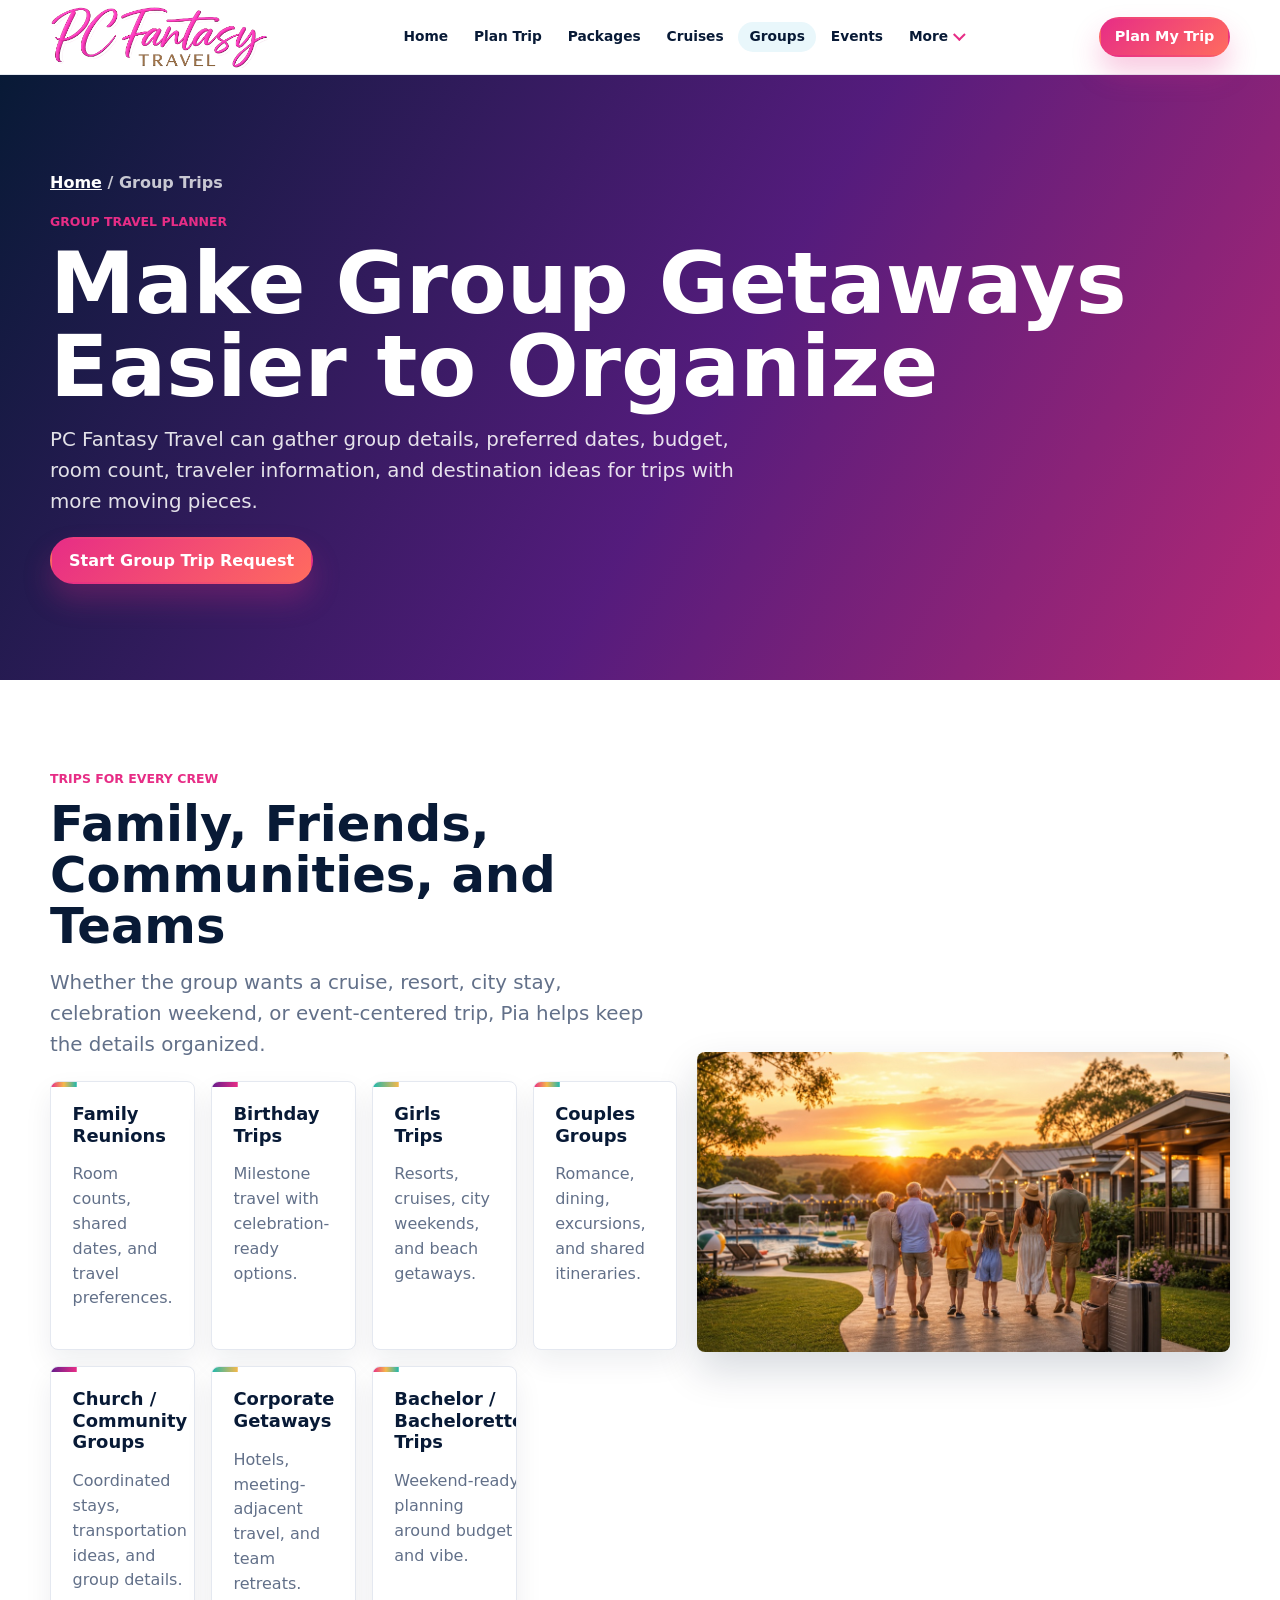
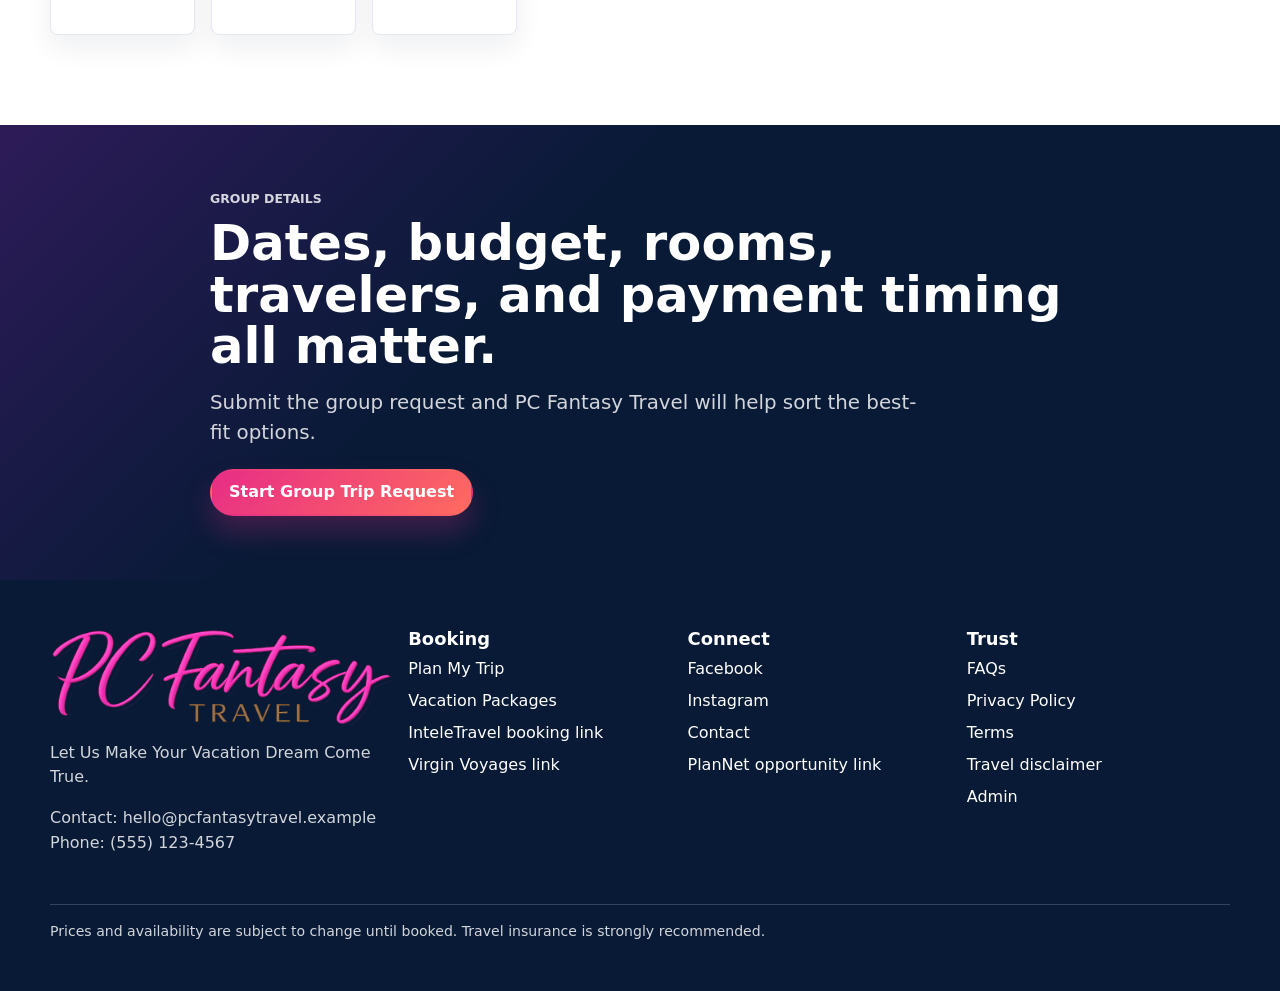
<file: group-trips.html>
<!doctype html>
<html lang="en">
<head>
  <meta charset="utf-8">
  <meta name="viewport" content="width=device-width, initial-scale=1">
  <title>Group Travel Planner | Family, Friends, Teams and Celebration Trips</title>
  <meta name="description" content="Group travel planning for family reunions, birthday trips, girls trips, couples groups, church groups, corporate getaways, and bachelor or bachelorette trips.">
  <meta name="keywords" content="group travel planner, family reunion travel, birthday trip planning, couples group trip, custom vacation planning">
  <!-- SEO discovery -->
  <meta name="author" content="PC Fantasy Travel">
  <meta name="robots" content="index, follow, max-image-preview:large">
  <meta name="theme-color" content="#081a36">
  <link rel="canonical" href="https://jxwayne890.github.io/pctravel/group-trips.html">
  <link rel="alternate" type="text/plain" title="LLM guide" href="llms.txt">
  <meta property="og:site_name" content="PC Fantasy Travel">
  <meta property="og:type" content="website">
  <meta property="og:title" content="Group Travel Planner | Family, Friends, Teams and Celebration Trips">
  <meta property="og:description" content="Group travel planning for family reunions, birthday trips, girls trips, couples groups, church groups, corporate getaways, and bachelor or bachelorette trips.">
  <meta property="og:url" content="https://jxwayne890.github.io/pctravel/group-trips.html">
  <meta property="og:image" content="https://jxwayne890.github.io/pctravel/assets/images/hero-travel.jpg">
  <meta name="twitter:card" content="summary_large_image">
  <meta name="twitter:title" content="Group Travel Planner | Family, Friends, Teams and Celebration Trips">
  <meta name="twitter:description" content="Group travel planning for family reunions, birthday trips, girls trips, couples groups, church groups, corporate getaways, and bachelor or bachelorette trips.">
  <meta name="twitter:image" content="https://jxwayne890.github.io/pctravel/assets/images/hero-travel.jpg">
  <!-- /SEO discovery -->
  <link rel="stylesheet" href="assets/css/styles.css">
  <!-- Page structured data -->
  <script type="application/ld+json">
  {
    "@context": "https://schema.org",
    "@graph": [
      {
        "@type": "WebPage",
        "@id": "https://jxwayne890.github.io/pctravel/group-trips.html#webpage",
        "url": "https://jxwayne890.github.io/pctravel/group-trips.html",
        "name": "Group Travel Planner | Family, Friends, Teams and Celebration Trips",
        "description": "Group travel planning for family reunions, birthday trips, girls trips, couples groups, church groups, corporate getaways, and bachelor or bachelorette trips.",
        "isPartOf": {
          "@id": "https://jxwayne890.github.io/pctravel/#website"
        },
        "about": {
          "@id": "https://jxwayne890.github.io/pctravel/#travelagency"
        }
      },
      {
        "@type": "BreadcrumbList",
        "@id": "https://jxwayne890.github.io/pctravel/group-trips.html#breadcrumb",
        "itemListElement": [
          {
            "@type": "ListItem",
            "position": 1,
            "name": "Home",
            "item": "https://jxwayne890.github.io/pctravel/"
          },
          {
            "@type": "ListItem",
            "position": 2,
            "name": "Group Trips",
            "item": "https://jxwayne890.github.io/pctravel/group-trips.html"
          }
        ]
      }
    ]
  }
  </script>
  <!-- /Page structured data -->
</head>
<body>
  <a class="skip-link" href="#main">Skip to content</a>
  <header class="site-header">
    <div class="nav-wrap">
      <a class="brand" href="index.html" aria-label="PC Fantasy Travel home"><img class="brand-logo" src="assets/images/pc-fantasy-travel-logo.png" alt="PC Fantasy Travel"></a>
      <button class="nav-toggle" type="button" aria-label="Open navigation" aria-expanded="false" data-nav-toggle><span></span><span></span><span></span></button>
      <nav class="site-nav" aria-label="Main navigation" data-site-nav>
        <ul class="nav-list">
          <li><a href="index.html">Home</a></li>
          <li><a href="plan-my-trip.html">Plan Trip</a></li>
          <li><a href="vacation-packages.html">Packages</a></li>
          <li><a href="cruises.html">Cruises</a></li>
          <li><a href="group-trips.html">Groups</a></li>
          <li><a href="event-travel.html">Events</a></li>
          <li class="nav-more">
            <details data-nav-more>
              <summary>More</summary>
              <ul>
                <li><a href="travel-resources.html">Resources</a></li>
                <li><a href="faq.html">FAQs</a></li>
                <li><a href="about-pia.html">About Pia</a></li>
                <li><a href="become-a-travel-agent.html">Become Agent</a></li>
                <li><a href="contact.html">Contact</a></li>
              </ul>
            </details>
          </li>
        </ul>
      </nav>
      <a class="button small header-cta" href="plan-my-trip.html">Plan My Trip</a>
    </div>
  </header>

  <main id="main">
    <section class="page-hero">
      <div class="wrap">
        <div class="breadcrumb"><a href="index.html">Home</a> / Group Trips</div>
        <p class="eyebrow">Group travel planner</p>
        <h1 class="page-title">Make Group Getaways Easier to Organize</h1>
        <p class="lead">PC Fantasy Travel can gather group details, preferred dates, budget, room count, traveler information, and destination ideas for trips with more moving pieces.</p>
        <a class="button" href="plan-my-trip.html?leadType=group">Start Group Trip Request</a>
      </div>
    </section>

    <section class="section">
      <div class="wrap content-grid">
        <div>
          <p class="eyebrow">Trips for every crew</p>
          <h2>Family, Friends, Communities, and Teams</h2>
          <p class="lead">Whether the group wants a cruise, resort, city stay, celebration weekend, or event-centered trip, Pia helps keep the details organized.</p>
          <div class="services-grid">
            <article class="service-card"><h3>Family Reunions</h3><p>Room counts, shared dates, and travel preferences.</p></article>
            <article class="service-card"><h3>Birthday Trips</h3><p>Milestone travel with celebration-ready options.</p></article>
            <article class="service-card"><h3>Girls Trips</h3><p>Resorts, cruises, city weekends, and beach getaways.</p></article>
            <article class="service-card"><h3>Couples Groups</h3><p>Romance, dining, excursions, and shared itineraries.</p></article>
            <article class="service-card"><h3>Church / Community Groups</h3><p>Coordinated stays, transportation ideas, and group details.</p></article>
            <article class="service-card"><h3>Corporate Getaways</h3><p>Hotels, meeting-adjacent travel, and team retreats.</p></article>
            <article class="service-card"><h3>Bachelor / Bachelorette Trips</h3><p>Weekend-ready planning around budget and vibe.</p></article>
          </div>
        </div>
        <div class="image-panel group" role="img" aria-label="Family-friendly resort park"></div>
      </div>
    </section>

    <section class="section-tight band-navy">
      <div class="narrow">
        <p class="eyebrow">Group details</p>
        <h2>Dates, budget, rooms, travelers, and payment timing all matter.</h2>
        <p class="lead">Submit the group request and PC Fantasy Travel will help sort the best-fit options.</p>
        <a class="button" href="plan-my-trip.html?leadType=group">Start Group Trip Request</a>
      </div>
    </section>
  </main>

  <footer class="footer">
    <div class="wrap footer-grid">
      <div><img class="footer-logo" src="assets/images/pc-fantasy-travel-logo.png" alt="PC Fantasy Travel"><p>Let Us Make Your Vacation Dream Come True.</p><p>Contact: hello@pcfantasytravel.example<br>Phone: (555) 123-4567</p></div>
      <div><h3>Booking</h3><ul class="footer-list"><li><a href="plan-my-trip.html">Plan My Trip</a></li><li><a href="vacation-packages.html">Vacation Packages</a></li><li><a href="https://example.com/inteletravel-booking-link" target="_blank" rel="noopener">InteleTravel booking link</a></li><li><a href="https://example.com/virgin-voyages-booking-link" target="_blank" rel="noopener">Virgin Voyages link</a></li></ul></div>
      <div><h3>Connect</h3><ul class="footer-list"><li><a href="https://facebook.com/" target="_blank" rel="noopener">Facebook</a></li><li><a href="https://instagram.com/" target="_blank" rel="noopener">Instagram</a></li><li><a href="contact.html">Contact</a></li><li><a href="become-a-travel-agent.html">PlanNet opportunity link</a></li></ul></div>
      <div><h3>Trust</h3><ul class="footer-list"><li><a href="faq.html">FAQs</a></li><li><a href="policies.html#privacy">Privacy Policy</a></li><li><a href="policies.html#terms">Terms</a></li><li><a href="policies.html#travel-disclaimer">Travel disclaimer</a></li><li><a href="admin.html">Admin</a></li></ul></div>
    </div>
    <div class="wrap subfooter">Prices and availability are subject to change until booked. Travel insurance is strongly recommended.</div>
  </footer>

  <div class="mobile-sticky-cta"><a class="button" href="plan-my-trip.html">Plan My Trip</a></div>
  <script src="assets/js/site-config.js" defer></script>
  <script src="data/packages.js" defer></script><script src="data/email-templates.js" defer></script><script src="assets/js/site.js" defer></script>
</body>
</html>
</file>
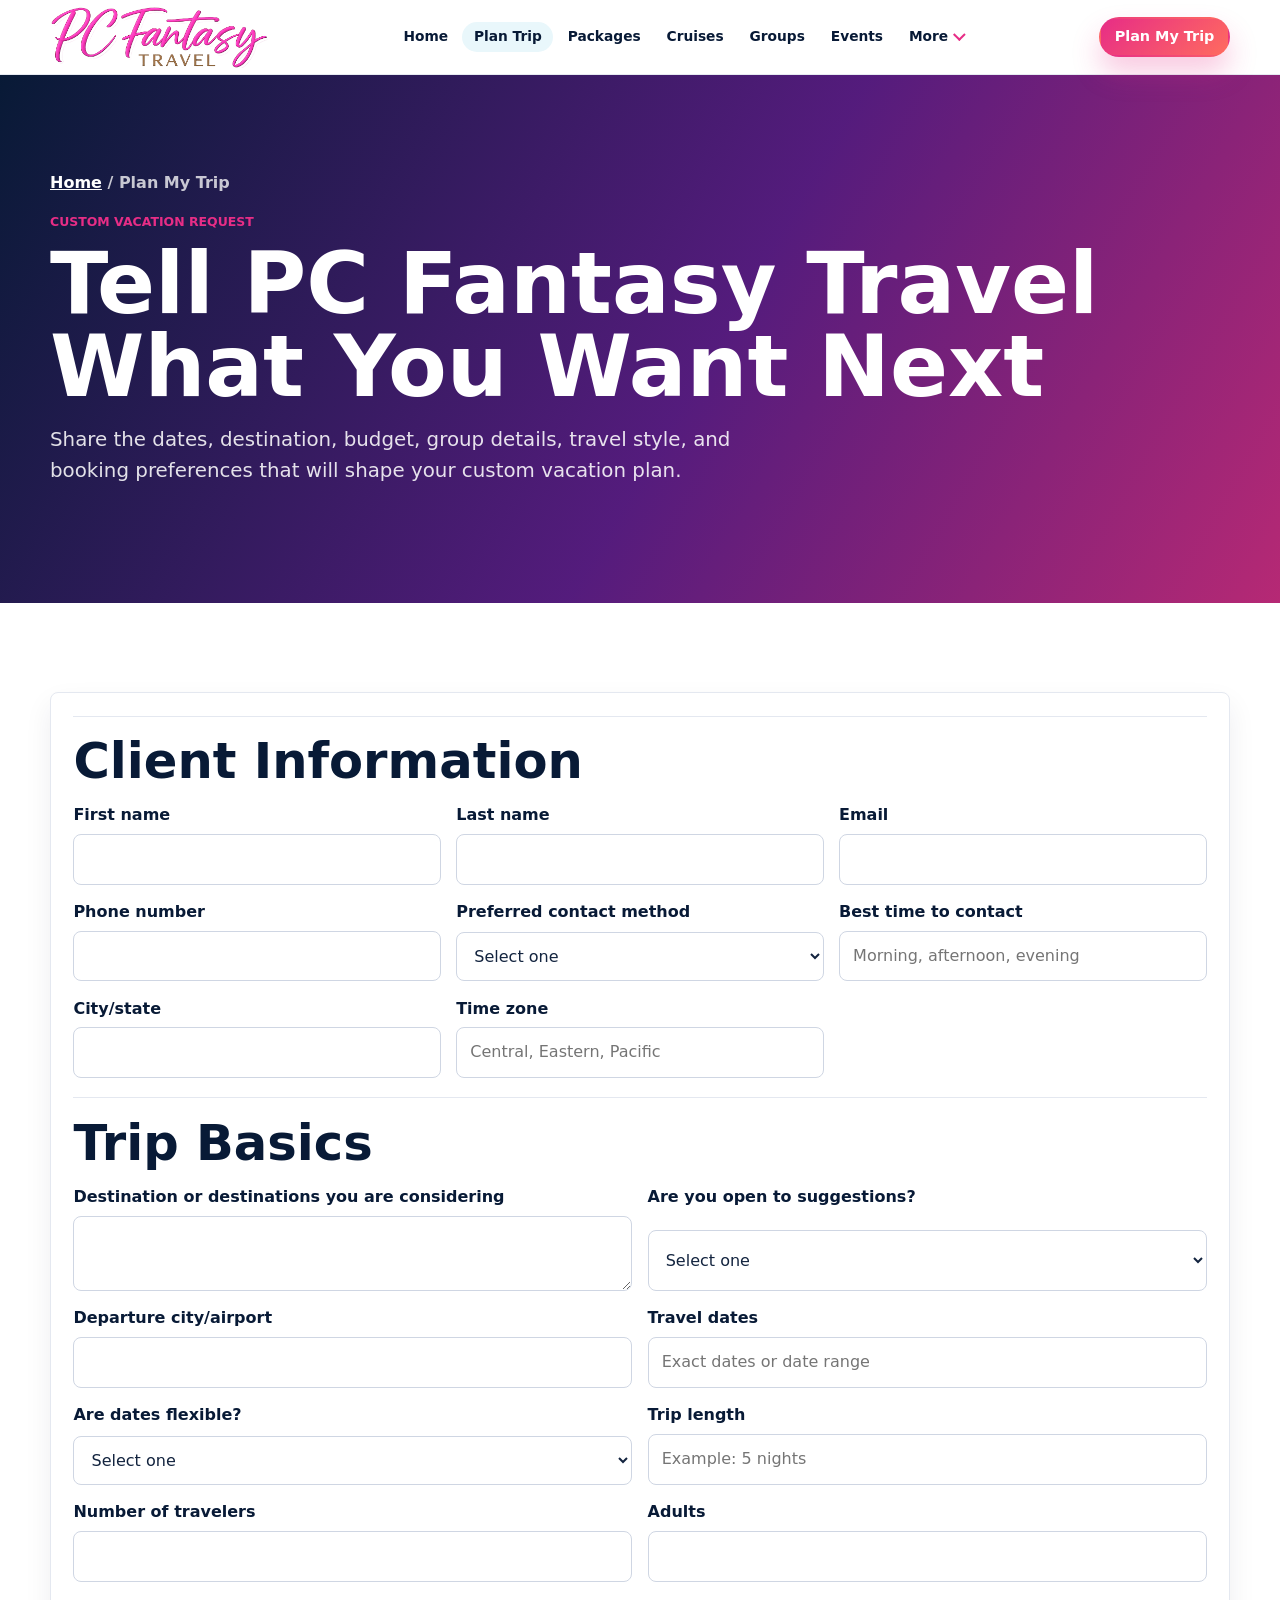
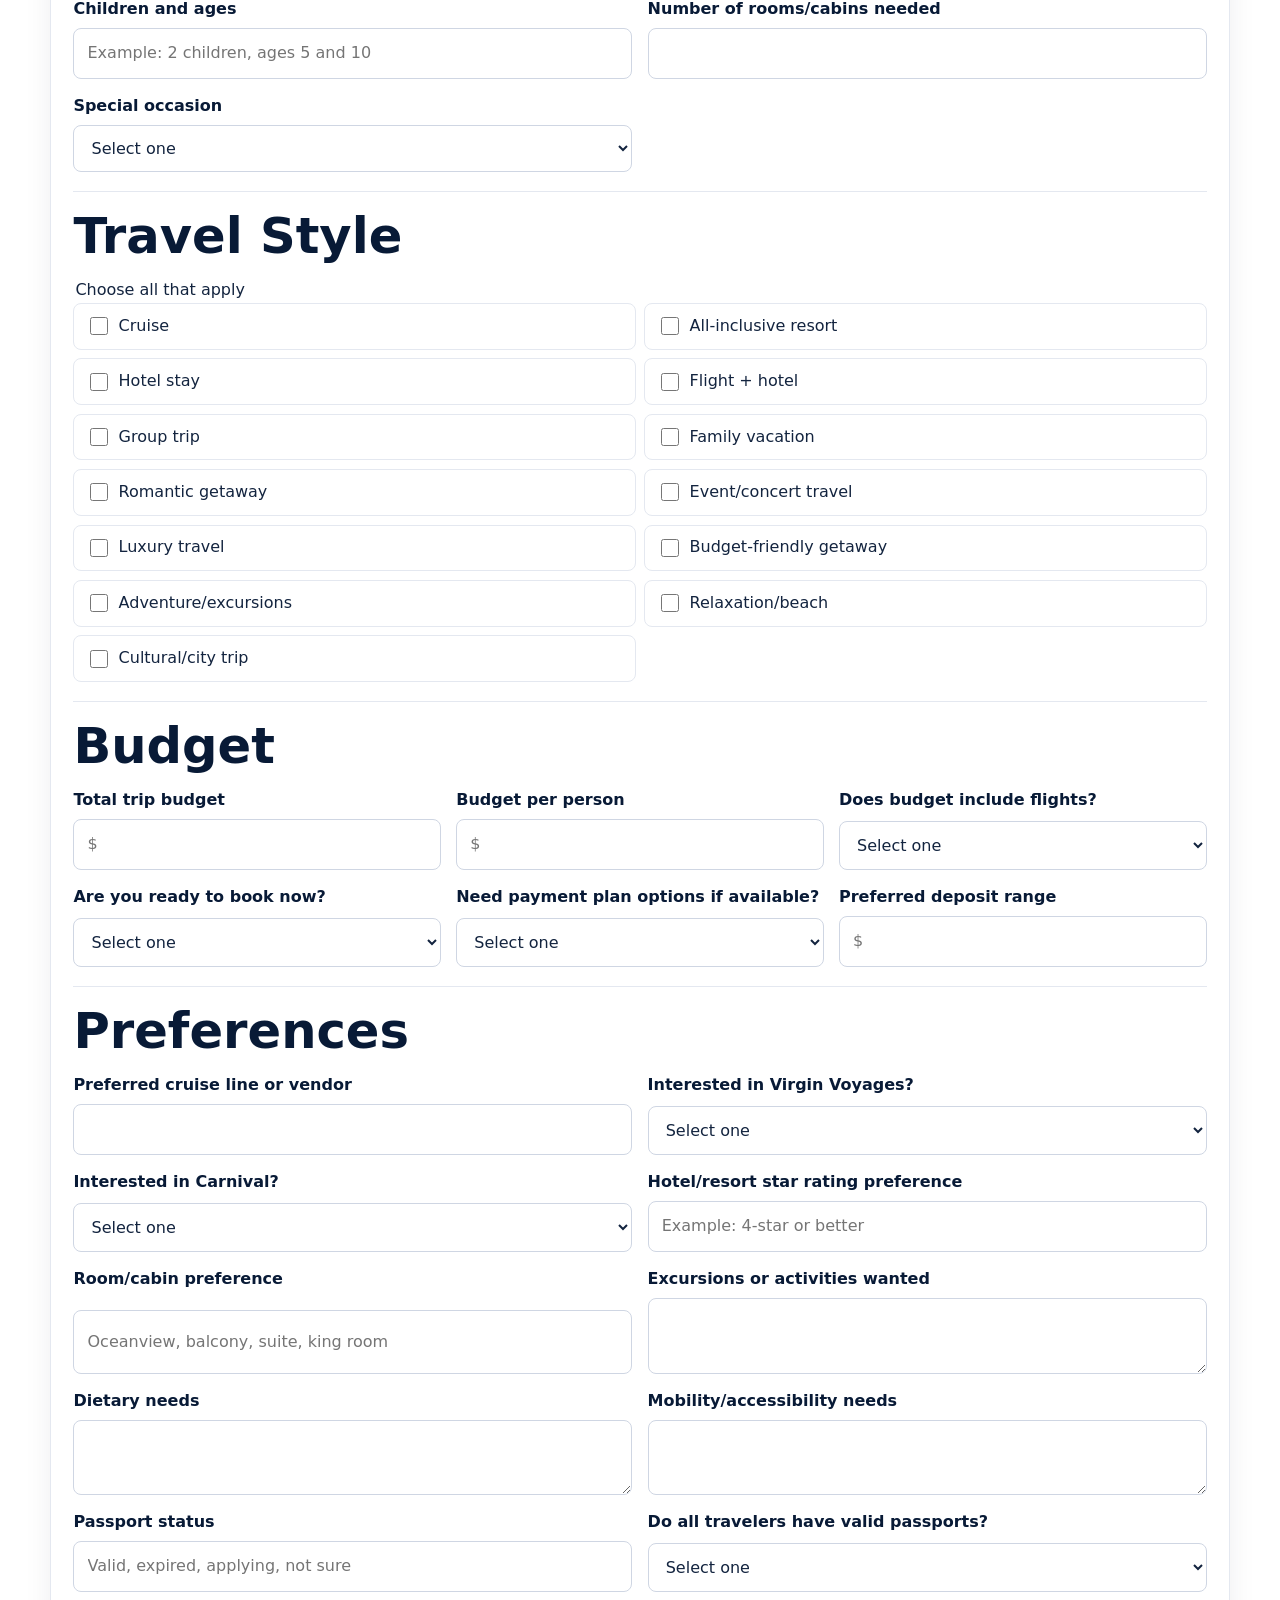
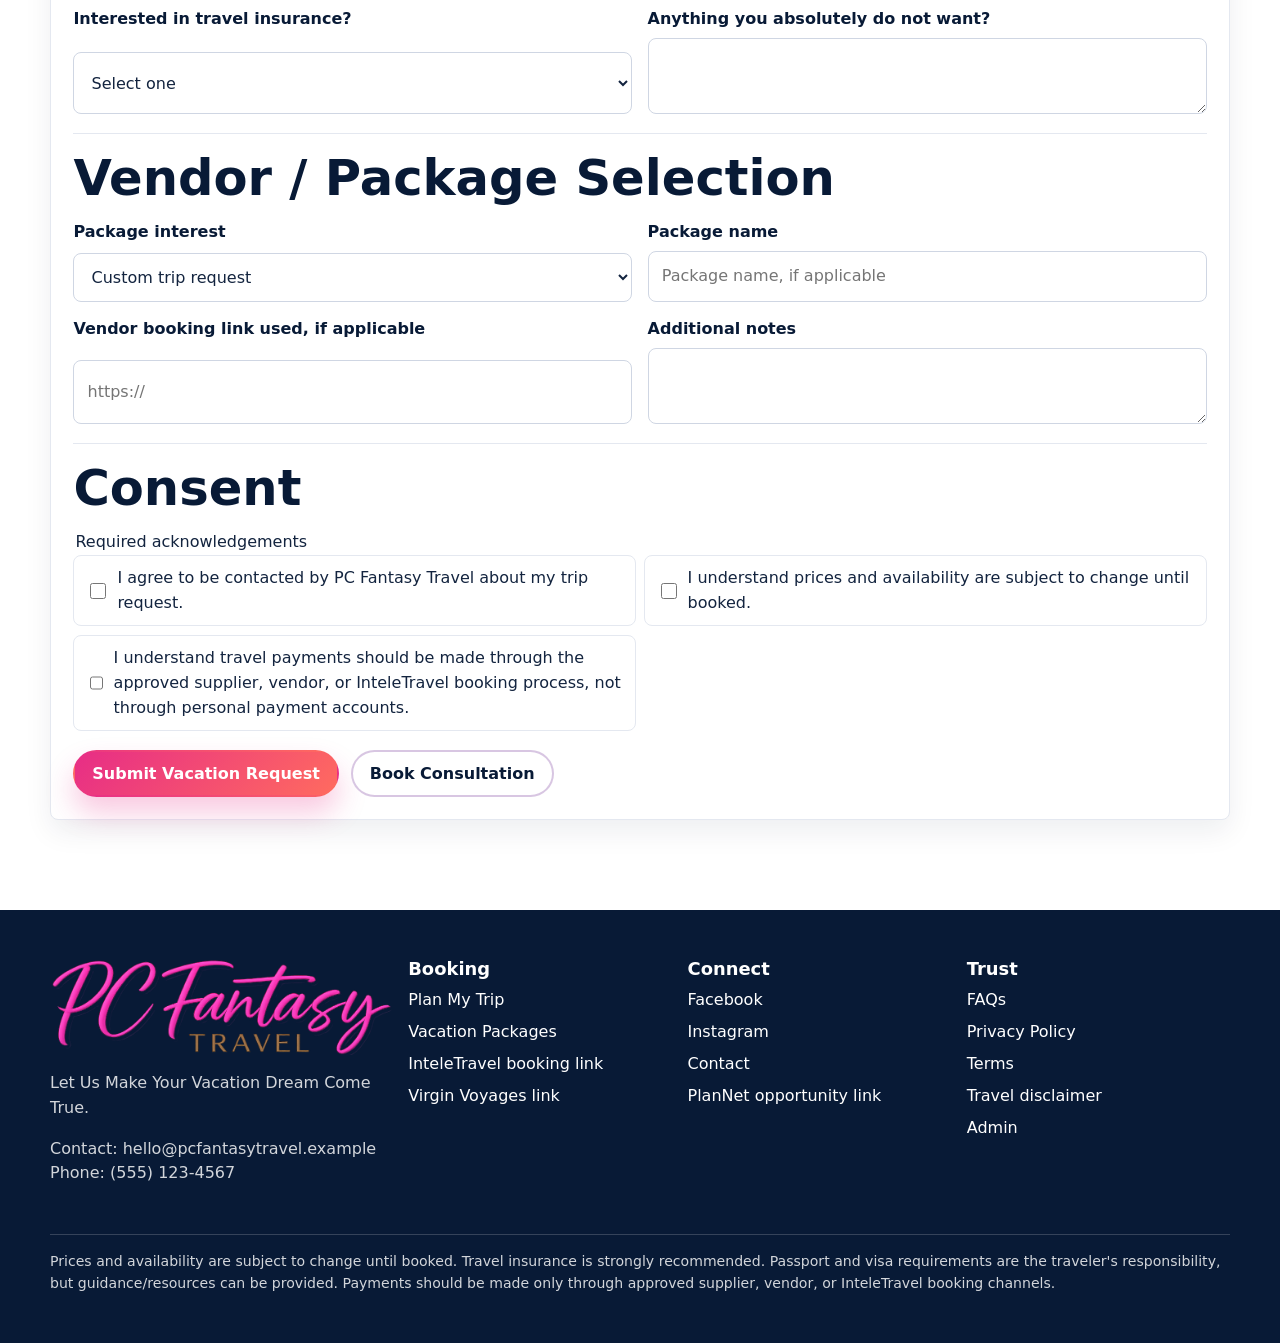
<file: plan-my-trip.html>
<!doctype html>
<html lang="en">
<head>
  <meta charset="utf-8">
  <meta name="viewport" content="width=device-width, initial-scale=1">
  <title>Plan My Trip | Custom Vacation Request | PC Fantasy Travel</title>
  <meta name="description" content="Submit a custom vacation request for cruises, resorts, group trips, event travel, flights, hotels, activities, budgets, dates, and traveler preferences.">
  <meta name="keywords" content="custom vacation planning, travel advisor, cruise travel advisor, Caribbean vacation planner, group travel planner, family vacation planning">
  <!-- SEO discovery -->
  <meta name="author" content="PC Fantasy Travel">
  <meta name="robots" content="index, follow, max-image-preview:large">
  <meta name="theme-color" content="#081a36">
  <link rel="canonical" href="https://jxwayne890.github.io/pctravel/plan-my-trip.html">
  <link rel="alternate" type="text/plain" title="LLM guide" href="llms.txt">
  <meta property="og:site_name" content="PC Fantasy Travel">
  <meta property="og:type" content="website">
  <meta property="og:title" content="Plan My Trip | Custom Vacation Request | PC Fantasy Travel">
  <meta property="og:description" content="Submit a custom vacation request for cruises, resorts, group trips, event travel, flights, hotels, activities, budgets, dates, and traveler preferences.">
  <meta property="og:url" content="https://jxwayne890.github.io/pctravel/plan-my-trip.html">
  <meta property="og:image" content="https://jxwayne890.github.io/pctravel/assets/images/hero-travel.jpg">
  <meta name="twitter:card" content="summary_large_image">
  <meta name="twitter:title" content="Plan My Trip | Custom Vacation Request | PC Fantasy Travel">
  <meta name="twitter:description" content="Submit a custom vacation request for cruises, resorts, group trips, event travel, flights, hotels, activities, budgets, dates, and traveler preferences.">
  <meta name="twitter:image" content="https://jxwayne890.github.io/pctravel/assets/images/hero-travel.jpg">
  <!-- /SEO discovery -->
  <link rel="stylesheet" href="assets/css/styles.css">
  <!-- Page structured data -->
  <script type="application/ld+json">
  {
    "@context": "https://schema.org",
    "@graph": [
      {
        "@type": "WebPage",
        "@id": "https://jxwayne890.github.io/pctravel/plan-my-trip.html#webpage",
        "url": "https://jxwayne890.github.io/pctravel/plan-my-trip.html",
        "name": "Plan My Trip | Custom Vacation Request | PC Fantasy Travel",
        "description": "Submit a custom vacation request for cruises, resorts, group trips, event travel, flights, hotels, activities, budgets, dates, and traveler preferences.",
        "isPartOf": {
          "@id": "https://jxwayne890.github.io/pctravel/#website"
        },
        "about": {
          "@id": "https://jxwayne890.github.io/pctravel/#travelagency"
        }
      },
      {
        "@type": "BreadcrumbList",
        "@id": "https://jxwayne890.github.io/pctravel/plan-my-trip.html#breadcrumb",
        "itemListElement": [
          {
            "@type": "ListItem",
            "position": 1,
            "name": "Home",
            "item": "https://jxwayne890.github.io/pctravel/"
          },
          {
            "@type": "ListItem",
            "position": 2,
            "name": "Plan My Trip",
            "item": "https://jxwayne890.github.io/pctravel/plan-my-trip.html"
          }
        ]
      }
    ]
  }
  </script>
  <!-- /Page structured data -->
</head>
<body>
  <a class="skip-link" href="#main">Skip to content</a>
  <header class="site-header">
    <div class="nav-wrap">
      <a class="brand" href="index.html" aria-label="PC Fantasy Travel home"><img class="brand-logo" src="assets/images/pc-fantasy-travel-logo.png" alt="PC Fantasy Travel"></a>
      <button class="nav-toggle" type="button" aria-label="Open navigation" aria-expanded="false" data-nav-toggle><span></span><span></span><span></span></button>
      <nav class="site-nav" aria-label="Main navigation" data-site-nav>
        <ul class="nav-list">
          <li><a href="index.html">Home</a></li>
          <li><a href="plan-my-trip.html">Plan Trip</a></li>
          <li><a href="vacation-packages.html">Packages</a></li>
          <li><a href="cruises.html">Cruises</a></li>
          <li><a href="group-trips.html">Groups</a></li>
          <li><a href="event-travel.html">Events</a></li>
          <li class="nav-more">
            <details data-nav-more>
              <summary>More</summary>
              <ul>
                <li><a href="travel-resources.html">Resources</a></li>
                <li><a href="faq.html">FAQs</a></li>
                <li><a href="about-pia.html">About Pia</a></li>
                <li><a href="become-a-travel-agent.html">Become Agent</a></li>
                <li><a href="contact.html">Contact</a></li>
              </ul>
            </details>
          </li>
        </ul>
      </nav>
      <a class="button small header-cta" href="plan-my-trip.html">Plan My Trip</a>
    </div>
  </header>

  <main id="main">
    <section class="page-hero">
      <div class="wrap">
        <div class="breadcrumb"><a href="index.html">Home</a> / Plan My Trip</div>
        <p class="eyebrow">Custom vacation request</p>
        <h1 class="page-title">Tell PC Fantasy Travel What You Want Next</h1>
        <p class="lead">Share the dates, destination, budget, group details, travel style, and booking preferences that will shape your custom vacation plan.</p>
      </div>
    </section>

    <section class="section">
      <div class="wrap">
        <form class="form-panel" data-lead-form="vacation">
          <input type="hidden" name="leadType" value="custom package">
          <div class="status-message" data-form-success tabindex="-1"></div>

          <section class="form-section" aria-labelledby="client-info">
            <h2 id="client-info">Client Information</h2>
            <div class="form-grid three">
              <div class="field"><label for="firstName">First name</label><input id="firstName" name="firstName" autocomplete="given-name" required></div>
              <div class="field"><label for="lastName">Last name</label><input id="lastName" name="lastName" autocomplete="family-name" required></div>
              <div class="field"><label for="email">Email</label><input id="email" name="email" type="email" autocomplete="email" required></div>
              <div class="field"><label for="phone">Phone number</label><input id="phone" name="phone" type="tel" autocomplete="tel" required></div>
              <div class="field">
                <label for="preferredContact">Preferred contact method</label>
                <select id="preferredContact" name="preferredContact" required>
                  <option value="">Select one</option>
                  <option>Phone</option>
                  <option>Text</option>
                  <option>Email</option>
                </select>
              </div>
              <div class="field"><label for="bestTime">Best time to contact</label><input id="bestTime" name="bestTime" placeholder="Morning, afternoon, evening"></div>
              <div class="field"><label for="cityState">City/state</label><input id="cityState" name="cityState" autocomplete="address-level2"></div>
              <div class="field"><label for="timeZone">Time zone</label><input id="timeZone" name="timeZone" placeholder="Central, Eastern, Pacific"></div>
            </div>
          </section>

          <section class="form-section" aria-labelledby="trip-basics">
            <h2 id="trip-basics">Trip Basics</h2>
            <div class="form-grid two">
              <div class="field"><label for="destination">Destination or destinations you are considering</label><textarea id="destination" name="destination" required></textarea></div>
              <div class="field">
                <label for="openToSuggestions">Are you open to suggestions?</label>
                <select id="openToSuggestions" name="openToSuggestions"><option value="">Select one</option><option>Yes</option><option>No</option></select>
              </div>
              <div class="field"><label for="departureCity">Departure city/airport</label><input id="departureCity" name="departureCity"></div>
              <div class="field"><label for="travelDates">Travel dates</label><input id="travelDates" name="travelDates" placeholder="Exact dates or date range"></div>
              <div class="field"><label for="datesFlexible">Are dates flexible?</label><select id="datesFlexible" name="datesFlexible"><option value="">Select one</option><option>Yes</option><option>No</option></select></div>
              <div class="field"><label for="tripLength">Trip length</label><input id="tripLength" name="tripLength" placeholder="Example: 5 nights"></div>
              <div class="field"><label for="travelers">Number of travelers</label><input id="travelers" name="travelers" type="number" min="1"></div>
              <div class="field"><label for="adults">Adults</label><input id="adults" name="adults" type="number" min="0"></div>
              <div class="field"><label for="childrenAges">Children and ages</label><input id="childrenAges" name="childrenAges" placeholder="Example: 2 children, ages 5 and 10"></div>
              <div class="field"><label for="roomsCabins">Number of rooms/cabins needed</label><input id="roomsCabins" name="roomsCabins" type="number" min="1"></div>
              <div class="field">
                <label for="occasion">Special occasion</label>
                <select id="occasion" name="occasion">
                  <option value="">Select one</option>
                  <option>Birthday</option>
                  <option>Anniversary</option>
                  <option>Honeymoon</option>
                  <option>Family reunion</option>
                  <option>Girls trip</option>
                  <option>Bachelor/bachelorette</option>
                  <option>Graduation</option>
                  <option>Other</option>
                </select>
              </div>
            </div>
          </section>

          <section class="form-section" aria-labelledby="travel-style">
            <h2 id="travel-style">Travel Style</h2>
            <fieldset class="choice-grid">
              <legend>Choose all that apply</legend>
              <label class="choice"><input type="checkbox" name="travelStyle" value="Cruise">Cruise</label>
              <label class="choice"><input type="checkbox" name="travelStyle" value="All-inclusive resort">All-inclusive resort</label>
              <label class="choice"><input type="checkbox" name="travelStyle" value="Hotel stay">Hotel stay</label>
              <label class="choice"><input type="checkbox" name="travelStyle" value="Flight + hotel">Flight + hotel</label>
              <label class="choice"><input type="checkbox" name="travelStyle" value="Group trip">Group trip</label>
              <label class="choice"><input type="checkbox" name="travelStyle" value="Family vacation">Family vacation</label>
              <label class="choice"><input type="checkbox" name="travelStyle" value="Romantic getaway">Romantic getaway</label>
              <label class="choice"><input type="checkbox" name="travelStyle" value="Event/concert travel">Event/concert travel</label>
              <label class="choice"><input type="checkbox" name="travelStyle" value="Luxury travel">Luxury travel</label>
              <label class="choice"><input type="checkbox" name="travelStyle" value="Budget-friendly getaway">Budget-friendly getaway</label>
              <label class="choice"><input type="checkbox" name="travelStyle" value="Adventure/excursions">Adventure/excursions</label>
              <label class="choice"><input type="checkbox" name="travelStyle" value="Relaxation/beach">Relaxation/beach</label>
              <label class="choice"><input type="checkbox" name="travelStyle" value="Cultural/city trip">Cultural/city trip</label>
            </fieldset>
          </section>

          <section class="form-section" aria-labelledby="budget">
            <h2 id="budget">Budget</h2>
            <div class="form-grid three">
              <div class="field"><label for="totalBudget">Total trip budget</label><input id="totalBudget" name="totalBudget" placeholder="$"></div>
              <div class="field"><label for="budgetPerPerson">Budget per person</label><input id="budgetPerPerson" name="budgetPerPerson" placeholder="$"></div>
              <div class="field"><label for="budgetIncludesFlights">Does budget include flights?</label><select id="budgetIncludesFlights" name="budgetIncludesFlights"><option value="">Select one</option><option>Yes</option><option>No</option></select></div>
              <div class="field"><label for="readyToBook">Are you ready to book now?</label><select id="readyToBook" name="readyToBook"><option value="">Select one</option><option>Yes</option><option>No</option></select></div>
              <div class="field"><label for="paymentPlan">Need payment plan options if available?</label><select id="paymentPlan" name="paymentPlan"><option value="">Select one</option><option>Yes</option><option>No</option><option>Maybe</option></select></div>
              <div class="field"><label for="depositRange">Preferred deposit range</label><input id="depositRange" name="depositRange" placeholder="$"></div>
            </div>
          </section>

          <section class="form-section" aria-labelledby="preferences">
            <h2 id="preferences">Preferences</h2>
            <div class="form-grid two">
              <div class="field"><label for="preferredVendor">Preferred cruise line or vendor</label><input id="preferredVendor" name="preferredVendor"></div>
              <div class="field"><label for="virginVoyages">Interested in Virgin Voyages?</label><select id="virginVoyages" name="virginVoyages"><option value="">Select one</option><option>Yes</option><option>No</option><option>Maybe</option></select></div>
              <div class="field"><label for="carnival">Interested in Carnival?</label><select id="carnival" name="carnival"><option value="">Select one</option><option>Yes</option><option>No</option><option>Maybe</option></select></div>
              <div class="field"><label for="starRating">Hotel/resort star rating preference</label><input id="starRating" name="starRating" placeholder="Example: 4-star or better"></div>
              <div class="field"><label for="roomPreference">Room/cabin preference</label><input id="roomPreference" name="roomPreference" placeholder="Oceanview, balcony, suite, king room"></div>
              <div class="field"><label for="excursions">Excursions or activities wanted</label><textarea id="excursions" name="excursions"></textarea></div>
              <div class="field"><label for="dietaryNeeds">Dietary needs</label><textarea id="dietaryNeeds" name="dietaryNeeds"></textarea></div>
              <div class="field"><label for="accessibilityNeeds">Mobility/accessibility needs</label><textarea id="accessibilityNeeds" name="accessibilityNeeds"></textarea></div>
              <div class="field"><label for="passportStatus">Passport status</label><input id="passportStatus" name="passportStatus" placeholder="Valid, expired, applying, not sure"></div>
              <div class="field"><label for="validPassports">Do all travelers have valid passports?</label><select id="validPassports" name="validPassports"><option value="">Select one</option><option>Yes</option><option>No</option><option>Not sure</option></select></div>
              <div class="field"><label for="travelInsurance">Interested in travel insurance?</label><select id="travelInsurance" name="travelInsurance"><option value="">Select one</option><option>Yes</option><option>No</option><option>Maybe</option></select></div>
              <div class="field"><label for="doNotWant">Anything you absolutely do not want?</label><textarea id="doNotWant" name="doNotWant"></textarea></div>
            </div>
          </section>

          <section class="form-section" aria-labelledby="package-selection">
            <h2 id="package-selection">Vendor / Package Selection</h2>
            <div class="form-grid two">
              <div class="field">
                <label for="packageInterest">Package interest</label>
                <select id="packageInterest" name="packageInterest">
                  <option value="custom-trip-request">Custom trip request</option>
                  <option value="specific-package">I'm interested in a specific package</option>
                </select>
              </div>
              <div class="field"><label for="packageName">Package name</label><input id="packageName" name="packageName" placeholder="Package name, if applicable"></div>
              <div class="field"><label for="vendorLinkUsed">Vendor booking link used, if applicable</label><input id="vendorLinkUsed" name="vendorLinkUsed" type="url" placeholder="https://"></div>
              <div class="field"><label for="notes">Additional notes</label><textarea id="notes" name="notes"></textarea></div>
            </div>
          </section>

          <section class="form-section" aria-labelledby="consent">
            <h2 id="consent">Consent</h2>
            <fieldset class="choice-grid">
              <legend>Required acknowledgements</legend>
              <label class="choice"><input type="checkbox" name="consent" value="contact" required>I agree to be contacted by PC Fantasy Travel about my trip request.</label>
              <label class="choice"><input type="checkbox" name="consent" value="prices-change" required>I understand prices and availability are subject to change until booked.</label>
              <label class="choice"><input type="checkbox" name="consent" value="approved-payments" required>I understand travel payments should be made through the approved supplier, vendor, or InteleTravel booking process, not through personal payment accounts.</label>
            </fieldset>
          </section>

          <div class="form-actions">
            <button class="button" type="submit">Submit Vacation Request</button>
            <a class="button-outline" href="contact.html#consultation">Book Consultation</a>
          </div>
        </form>
      </div>
    </section>
  </main>

  <footer class="footer">
    <div class="wrap footer-grid">
      <div><img class="footer-logo" src="assets/images/pc-fantasy-travel-logo.png" alt="PC Fantasy Travel"><p>Let Us Make Your Vacation Dream Come True.</p><p>Contact: hello@pcfantasytravel.example<br>Phone: (555) 123-4567</p></div>
      <div><h3>Booking</h3><ul class="footer-list"><li><a href="plan-my-trip.html">Plan My Trip</a></li><li><a href="vacation-packages.html">Vacation Packages</a></li><li><a href="https://example.com/inteletravel-booking-link" target="_blank" rel="noopener">InteleTravel booking link</a></li><li><a href="https://example.com/virgin-voyages-booking-link" target="_blank" rel="noopener">Virgin Voyages link</a></li></ul></div>
      <div><h3>Connect</h3><ul class="footer-list"><li><a href="https://facebook.com/" target="_blank" rel="noopener">Facebook</a></li><li><a href="https://instagram.com/" target="_blank" rel="noopener">Instagram</a></li><li><a href="contact.html">Contact</a></li><li><a href="become-a-travel-agent.html">PlanNet opportunity link</a></li></ul></div>
      <div><h3>Trust</h3><ul class="footer-list"><li><a href="faq.html">FAQs</a></li><li><a href="policies.html#privacy">Privacy Policy</a></li><li><a href="policies.html#terms">Terms</a></li><li><a href="policies.html#travel-disclaimer">Travel disclaimer</a></li><li><a href="admin.html">Admin</a></li></ul></div>
    </div>
    <div class="wrap subfooter">Prices and availability are subject to change until booked. Travel insurance is strongly recommended. Passport and visa requirements are the traveler's responsibility, but guidance/resources can be provided. Payments should be made only through approved supplier, vendor, or InteleTravel booking channels.</div>
  </footer>

  <div class="mobile-sticky-cta"><a class="button" href="plan-my-trip.html">Plan My Trip</a></div>

  <script src="assets/js/site-config.js" defer></script>
  <script src="data/packages.js" defer></script>
  <script src="data/email-templates.js" defer></script>
  <script src="assets/js/site.js" defer></script>
</body>
</html>
</file>
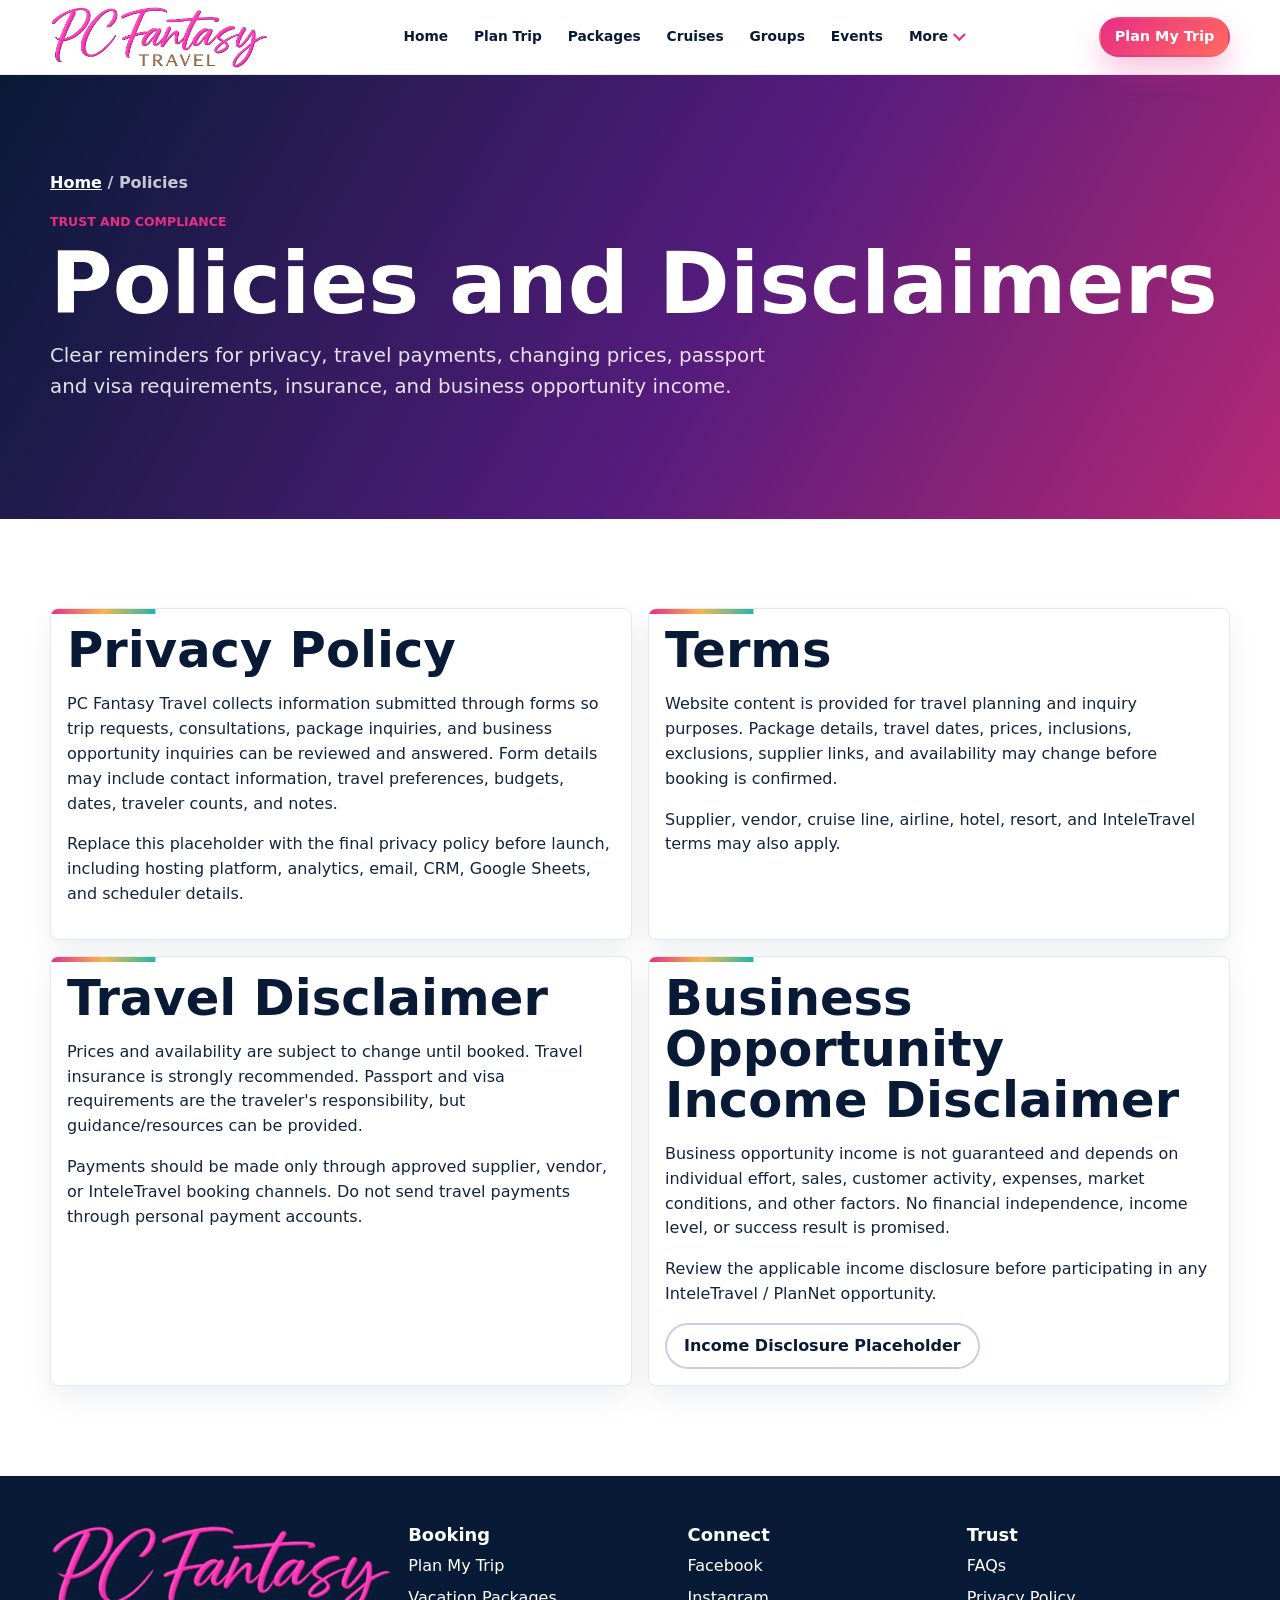
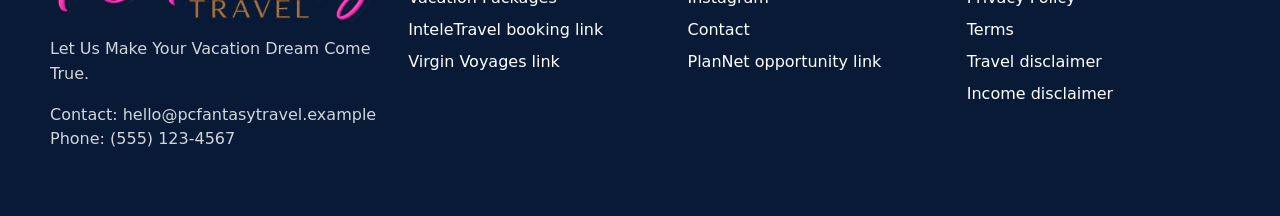
<file: policies.html>
<!doctype html>
<html lang="en">
<head>
  <meta charset="utf-8">
  <meta name="viewport" content="width=device-width, initial-scale=1">
  <title>Policies and Disclaimers | PC Fantasy Travel</title>
  <meta name="description" content="Review PC Fantasy Travel privacy, terms, travel disclaimer, payment guidance, passport and visa reminders, insurance recommendation, and income disclaimer.">
  <!-- SEO discovery -->
  <meta name="author" content="PC Fantasy Travel">
  <meta name="robots" content="index, follow, max-image-preview:large">
  <meta name="theme-color" content="#081a36">
  <link rel="canonical" href="https://jxwayne890.github.io/pctravel/policies.html">
  <link rel="alternate" type="text/plain" title="LLM guide" href="llms.txt">
  <meta property="og:site_name" content="PC Fantasy Travel">
  <meta property="og:type" content="website">
  <meta property="og:title" content="Policies and Disclaimers | PC Fantasy Travel">
  <meta property="og:description" content="Review PC Fantasy Travel privacy, terms, travel disclaimer, payment guidance, passport and visa reminders, insurance recommendation, and income disclaimer.">
  <meta property="og:url" content="https://jxwayne890.github.io/pctravel/policies.html">
  <meta property="og:image" content="https://jxwayne890.github.io/pctravel/assets/images/hero-travel.jpg">
  <meta name="twitter:card" content="summary_large_image">
  <meta name="twitter:title" content="Policies and Disclaimers | PC Fantasy Travel">
  <meta name="twitter:description" content="Review PC Fantasy Travel privacy, terms, travel disclaimer, payment guidance, passport and visa reminders, insurance recommendation, and income disclaimer.">
  <meta name="twitter:image" content="https://jxwayne890.github.io/pctravel/assets/images/hero-travel.jpg">
  <!-- /SEO discovery -->
  <link rel="stylesheet" href="assets/css/styles.css">
  <!-- Page structured data -->
  <script type="application/ld+json">
  {
    "@context": "https://schema.org",
    "@graph": [
      {
        "@type": "WebPage",
        "@id": "https://jxwayne890.github.io/pctravel/policies.html#webpage",
        "url": "https://jxwayne890.github.io/pctravel/policies.html",
        "name": "Policies and Disclaimers | PC Fantasy Travel",
        "description": "Review PC Fantasy Travel privacy, terms, travel disclaimer, payment guidance, passport and visa reminders, insurance recommendation, and income disclaimer.",
        "isPartOf": {
          "@id": "https://jxwayne890.github.io/pctravel/#website"
        },
        "about": {
          "@id": "https://jxwayne890.github.io/pctravel/#travelagency"
        }
      },
      {
        "@type": "BreadcrumbList",
        "@id": "https://jxwayne890.github.io/pctravel/policies.html#breadcrumb",
        "itemListElement": [
          {
            "@type": "ListItem",
            "position": 1,
            "name": "Home",
            "item": "https://jxwayne890.github.io/pctravel/"
          },
          {
            "@type": "ListItem",
            "position": 2,
            "name": "Policies",
            "item": "https://jxwayne890.github.io/pctravel/policies.html"
          }
        ]
      }
    ]
  }
  </script>
  <!-- /Page structured data -->
</head>
<body>
  <a class="skip-link" href="#main">Skip to content</a>
  <header class="site-header">
    <div class="nav-wrap">
      <a class="brand" href="index.html" aria-label="PC Fantasy Travel home"><img class="brand-logo" src="assets/images/pc-fantasy-travel-logo.png" alt="PC Fantasy Travel"></a>
      <button class="nav-toggle" type="button" aria-label="Open navigation" aria-expanded="false" data-nav-toggle><span></span><span></span><span></span></button>
      <nav class="site-nav" aria-label="Main navigation" data-site-nav>
        <ul class="nav-list">
          <li><a href="index.html">Home</a></li>
          <li><a href="plan-my-trip.html">Plan Trip</a></li>
          <li><a href="vacation-packages.html">Packages</a></li>
          <li><a href="cruises.html">Cruises</a></li>
          <li><a href="group-trips.html">Groups</a></li>
          <li><a href="event-travel.html">Events</a></li>
          <li class="nav-more">
            <details data-nav-more>
              <summary>More</summary>
              <ul>
                <li><a href="travel-resources.html">Resources</a></li>
                <li><a href="faq.html">FAQs</a></li>
                <li><a href="about-pia.html">About Pia</a></li>
                <li><a href="become-a-travel-agent.html">Become Agent</a></li>
                <li><a href="contact.html">Contact</a></li>
              </ul>
            </details>
          </li>
        </ul>
      </nav>
      <a class="button small header-cta" href="plan-my-trip.html">Plan My Trip</a>
    </div>
  </header>

  <main id="main">
    <section class="page-hero">
      <div class="wrap">
        <div class="breadcrumb"><a href="index.html">Home</a> / Policies</div>
        <p class="eyebrow">Trust and compliance</p>
        <h1 class="page-title">Policies and Disclaimers</h1>
        <p class="lead">Clear reminders for privacy, travel payments, changing prices, passport and visa requirements, insurance, and business opportunity income.</p>
      </div>
    </section>

    <section class="section">
      <div class="wrap resource-grid">
        <article class="policy-card" id="privacy">
          <h2>Privacy Policy</h2>
          <p>PC Fantasy Travel collects information submitted through forms so trip requests, consultations, package inquiries, and business opportunity inquiries can be reviewed and answered. Form details may include contact information, travel preferences, budgets, dates, traveler counts, and notes.</p>
          <p>Replace this placeholder with the final privacy policy before launch, including hosting platform, analytics, email, CRM, Google Sheets, and scheduler details.</p>
        </article>
        <article class="policy-card" id="terms">
          <h2>Terms</h2>
          <p>Website content is provided for travel planning and inquiry purposes. Package details, travel dates, prices, inclusions, exclusions, supplier links, and availability may change before booking is confirmed.</p>
          <p>Supplier, vendor, cruise line, airline, hotel, resort, and InteleTravel terms may also apply.</p>
        </article>
        <article class="policy-card" id="travel-disclaimer">
          <h2>Travel Disclaimer</h2>
          <p>Prices and availability are subject to change until booked. Travel insurance is strongly recommended. Passport and visa requirements are the traveler's responsibility, but guidance/resources can be provided.</p>
          <p>Payments should be made only through approved supplier, vendor, or InteleTravel booking channels. Do not send travel payments through personal payment accounts.</p>
        </article>
        <article class="policy-card" id="income-disclaimer">
          <h2>Business Opportunity Income Disclaimer</h2>
          <p>Business opportunity income is not guaranteed and depends on individual effort, sales, customer activity, expenses, market conditions, and other factors. No financial independence, income level, or success result is promised.</p>
          <p>Review the applicable income disclosure before participating in any InteleTravel / PlanNet opportunity.</p>
          <a class="button-outline" href="https://example.com/income-disclosure" target="_blank" rel="noopener">Income Disclosure Placeholder</a>
        </article>
      </div>
    </section>
  </main>

  <footer class="footer">
    <div class="wrap footer-grid">
      <div><img class="footer-logo" src="assets/images/pc-fantasy-travel-logo.png" alt="PC Fantasy Travel"><p>Let Us Make Your Vacation Dream Come True.</p><p>Contact: hello@pcfantasytravel.example<br>Phone: (555) 123-4567</p></div>
      <div><h3>Booking</h3><ul class="footer-list"><li><a href="plan-my-trip.html">Plan My Trip</a></li><li><a href="vacation-packages.html">Vacation Packages</a></li><li><a href="https://example.com/inteletravel-booking-link" target="_blank" rel="noopener">InteleTravel booking link</a></li><li><a href="https://example.com/virgin-voyages-booking-link" target="_blank" rel="noopener">Virgin Voyages link</a></li></ul></div>
      <div><h3>Connect</h3><ul class="footer-list"><li><a href="https://facebook.com/" target="_blank" rel="noopener">Facebook</a></li><li><a href="https://instagram.com/" target="_blank" rel="noopener">Instagram</a></li><li><a href="contact.html">Contact</a></li><li><a href="become-a-travel-agent.html">PlanNet opportunity link</a></li></ul></div>
      <div><h3>Trust</h3><ul class="footer-list"><li><a href="faq.html">FAQs</a></li><li><a href="#privacy">Privacy Policy</a></li><li><a href="#terms">Terms</a></li><li><a href="#travel-disclaimer">Travel disclaimer</a></li><li><a href="#income-disclaimer">Income disclaimer</a></li></ul></div>
    </div>
  </footer>

  <div class="mobile-sticky-cta"><a class="button" href="plan-my-trip.html">Plan My Trip</a></div>
  <script src="assets/js/site-config.js" defer></script>
  <script src="data/packages.js" defer></script><script src="data/email-templates.js" defer></script><script src="assets/js/site.js" defer></script>
</body>
</html>
</file>
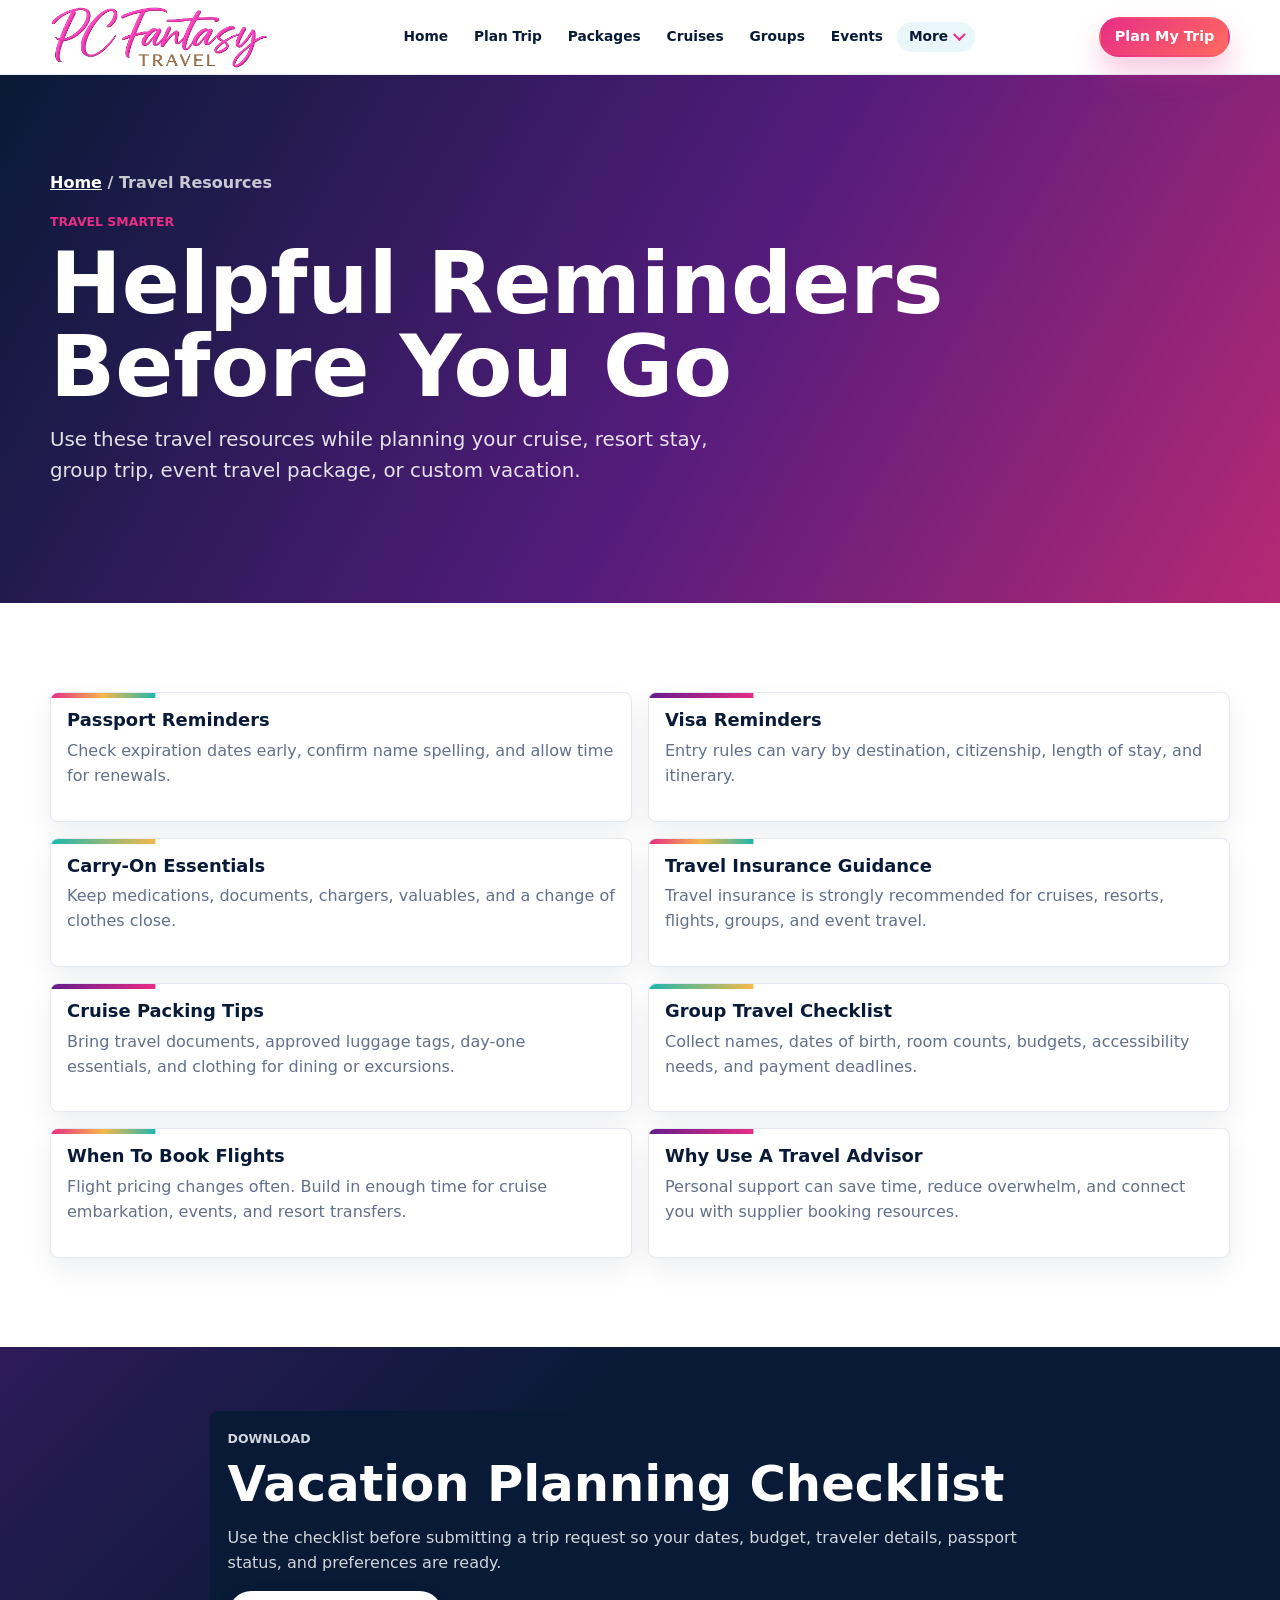
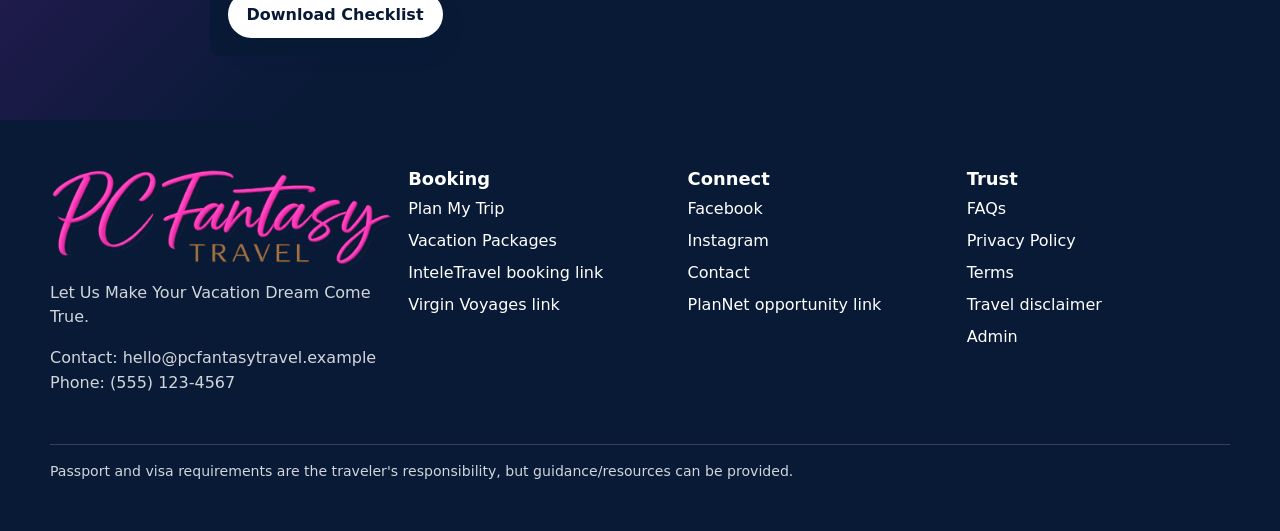
<file: travel-resources.html>
<!doctype html>
<html lang="en">
<head>
  <meta charset="utf-8">
  <meta name="viewport" content="width=device-width, initial-scale=1">
  <title>Travel Resources | Passports, Visas, Insurance and Planning Checklist</title>
  <meta name="description" content="Helpful travel resources for passports, visas, carry-on essentials, travel insurance, cruise packing, group travel, flight timing, and using a travel advisor.">
  <meta name="keywords" content="travel resources, passport reminders, visa reminders, travel insurance guidance, cruise packing tips, why use a travel advisor">
  <!-- SEO discovery -->
  <meta name="author" content="PC Fantasy Travel">
  <meta name="robots" content="index, follow, max-image-preview:large">
  <meta name="theme-color" content="#081a36">
  <link rel="canonical" href="https://jxwayne890.github.io/pctravel/travel-resources.html">
  <link rel="alternate" type="text/plain" title="LLM guide" href="llms.txt">
  <meta property="og:site_name" content="PC Fantasy Travel">
  <meta property="og:type" content="website">
  <meta property="og:title" content="Travel Resources | Passports, Visas, Insurance and Planning Checklist">
  <meta property="og:description" content="Helpful travel resources for passports, visas, carry-on essentials, travel insurance, cruise packing, group travel, flight timing, and using a travel advisor.">
  <meta property="og:url" content="https://jxwayne890.github.io/pctravel/travel-resources.html">
  <meta property="og:image" content="https://jxwayne890.github.io/pctravel/assets/images/hero-travel.jpg">
  <meta name="twitter:card" content="summary_large_image">
  <meta name="twitter:title" content="Travel Resources | Passports, Visas, Insurance and Planning Checklist">
  <meta name="twitter:description" content="Helpful travel resources for passports, visas, carry-on essentials, travel insurance, cruise packing, group travel, flight timing, and using a travel advisor.">
  <meta name="twitter:image" content="https://jxwayne890.github.io/pctravel/assets/images/hero-travel.jpg">
  <!-- /SEO discovery -->
  <link rel="stylesheet" href="assets/css/styles.css">
  <!-- Page structured data -->
  <script type="application/ld+json">
  {
    "@context": "https://schema.org",
    "@graph": [
      {
        "@type": "WebPage",
        "@id": "https://jxwayne890.github.io/pctravel/travel-resources.html#webpage",
        "url": "https://jxwayne890.github.io/pctravel/travel-resources.html",
        "name": "Travel Resources | Passports, Visas, Insurance and Planning Checklist",
        "description": "Helpful travel resources for passports, visas, carry-on essentials, travel insurance, cruise packing, group travel, flight timing, and using a travel advisor.",
        "isPartOf": {
          "@id": "https://jxwayne890.github.io/pctravel/#website"
        },
        "about": {
          "@id": "https://jxwayne890.github.io/pctravel/#travelagency"
        }
      },
      {
        "@type": "BreadcrumbList",
        "@id": "https://jxwayne890.github.io/pctravel/travel-resources.html#breadcrumb",
        "itemListElement": [
          {
            "@type": "ListItem",
            "position": 1,
            "name": "Home",
            "item": "https://jxwayne890.github.io/pctravel/"
          },
          {
            "@type": "ListItem",
            "position": 2,
            "name": "Travel Resources",
            "item": "https://jxwayne890.github.io/pctravel/travel-resources.html"
          }
        ]
      }
    ]
  }
  </script>
  <!-- /Page structured data -->
</head>
<body>
  <a class="skip-link" href="#main">Skip to content</a>
  <header class="site-header">
    <div class="nav-wrap">
      <a class="brand" href="index.html" aria-label="PC Fantasy Travel home"><img class="brand-logo" src="assets/images/pc-fantasy-travel-logo.png" alt="PC Fantasy Travel"></a>
      <button class="nav-toggle" type="button" aria-label="Open navigation" aria-expanded="false" data-nav-toggle><span></span><span></span><span></span></button>
      <nav class="site-nav" aria-label="Main navigation" data-site-nav>
        <ul class="nav-list">
          <li><a href="index.html">Home</a></li>
          <li><a href="plan-my-trip.html">Plan Trip</a></li>
          <li><a href="vacation-packages.html">Packages</a></li>
          <li><a href="cruises.html">Cruises</a></li>
          <li><a href="group-trips.html">Groups</a></li>
          <li><a href="event-travel.html">Events</a></li>
          <li class="nav-more">
            <details data-nav-more>
              <summary>More</summary>
              <ul>
                <li><a href="travel-resources.html">Resources</a></li>
                <li><a href="faq.html">FAQs</a></li>
                <li><a href="about-pia.html">About Pia</a></li>
                <li><a href="become-a-travel-agent.html">Become Agent</a></li>
                <li><a href="contact.html">Contact</a></li>
              </ul>
            </details>
          </li>
        </ul>
      </nav>
      <a class="button small header-cta" href="plan-my-trip.html">Plan My Trip</a>
    </div>
  </header>

  <main id="main">
    <section class="page-hero">
      <div class="wrap">
        <div class="breadcrumb"><a href="index.html">Home</a> / Travel Resources</div>
        <p class="eyebrow">Travel smarter</p>
        <h1 class="page-title">Helpful Reminders Before You Go</h1>
        <p class="lead">Use these travel resources while planning your cruise, resort stay, group trip, event travel package, or custom vacation.</p>
      </div>
    </section>

    <section class="section">
      <div class="wrap">
        <div class="resource-grid">
          <article class="resource-card"><h3>Passport Reminders</h3><p>Check expiration dates early, confirm name spelling, and allow time for renewals.</p></article>
          <article class="resource-card"><h3>Visa Reminders</h3><p>Entry rules can vary by destination, citizenship, length of stay, and itinerary.</p></article>
          <article class="resource-card"><h3>Carry-On Essentials</h3><p>Keep medications, documents, chargers, valuables, and a change of clothes close.</p></article>
          <article class="resource-card"><h3>Travel Insurance Guidance</h3><p>Travel insurance is strongly recommended for cruises, resorts, flights, groups, and event travel.</p></article>
          <article class="resource-card"><h3>Cruise Packing Tips</h3><p>Bring travel documents, approved luggage tags, day-one essentials, and clothing for dining or excursions.</p></article>
          <article class="resource-card"><h3>Group Travel Checklist</h3><p>Collect names, dates of birth, room counts, budgets, accessibility needs, and payment deadlines.</p></article>
          <article class="resource-card"><h3>When To Book Flights</h3><p>Flight pricing changes often. Build in enough time for cruise embarkation, events, and resort transfers.</p></article>
          <article class="resource-card"><h3>Why Use A Travel Advisor</h3><p>Personal support can save time, reduce overwhelm, and connect you with supplier booking resources.</p></article>
        </div>
      </div>
    </section>

    <section class="section-tight band-navy">
      <div class="narrow">
        <div class="download-card">
          <p class="eyebrow">Download</p>
          <h2>Vacation Planning Checklist</h2>
          <p>Use the checklist before submitting a trip request so your dates, budget, traveler details, passport status, and preferences are ready.</p>
          <a class="button-light" href="resources/vacation-planning-checklist.txt" download>Download Checklist</a>
        </div>
      </div>
    </section>
  </main>

  <footer class="footer">
    <div class="wrap footer-grid">
      <div><img class="footer-logo" src="assets/images/pc-fantasy-travel-logo.png" alt="PC Fantasy Travel"><p>Let Us Make Your Vacation Dream Come True.</p><p>Contact: hello@pcfantasytravel.example<br>Phone: (555) 123-4567</p></div>
      <div><h3>Booking</h3><ul class="footer-list"><li><a href="plan-my-trip.html">Plan My Trip</a></li><li><a href="vacation-packages.html">Vacation Packages</a></li><li><a href="https://example.com/inteletravel-booking-link" target="_blank" rel="noopener">InteleTravel booking link</a></li><li><a href="https://example.com/virgin-voyages-booking-link" target="_blank" rel="noopener">Virgin Voyages link</a></li></ul></div>
      <div><h3>Connect</h3><ul class="footer-list"><li><a href="https://facebook.com/" target="_blank" rel="noopener">Facebook</a></li><li><a href="https://instagram.com/" target="_blank" rel="noopener">Instagram</a></li><li><a href="contact.html">Contact</a></li><li><a href="become-a-travel-agent.html">PlanNet opportunity link</a></li></ul></div>
      <div><h3>Trust</h3><ul class="footer-list"><li><a href="faq.html">FAQs</a></li><li><a href="policies.html#privacy">Privacy Policy</a></li><li><a href="policies.html#terms">Terms</a></li><li><a href="policies.html#travel-disclaimer">Travel disclaimer</a></li><li><a href="admin.html">Admin</a></li></ul></div>
    </div>
    <div class="wrap subfooter">Passport and visa requirements are the traveler's responsibility, but guidance/resources can be provided.</div>
  </footer>

  <div class="mobile-sticky-cta"><a class="button" href="plan-my-trip.html">Plan My Trip</a></div>
  <script src="assets/js/site-config.js" defer></script>
  <script src="data/packages.js" defer></script><script src="data/email-templates.js" defer></script><script src="assets/js/site.js" defer></script>
</body>
</html>
</file>
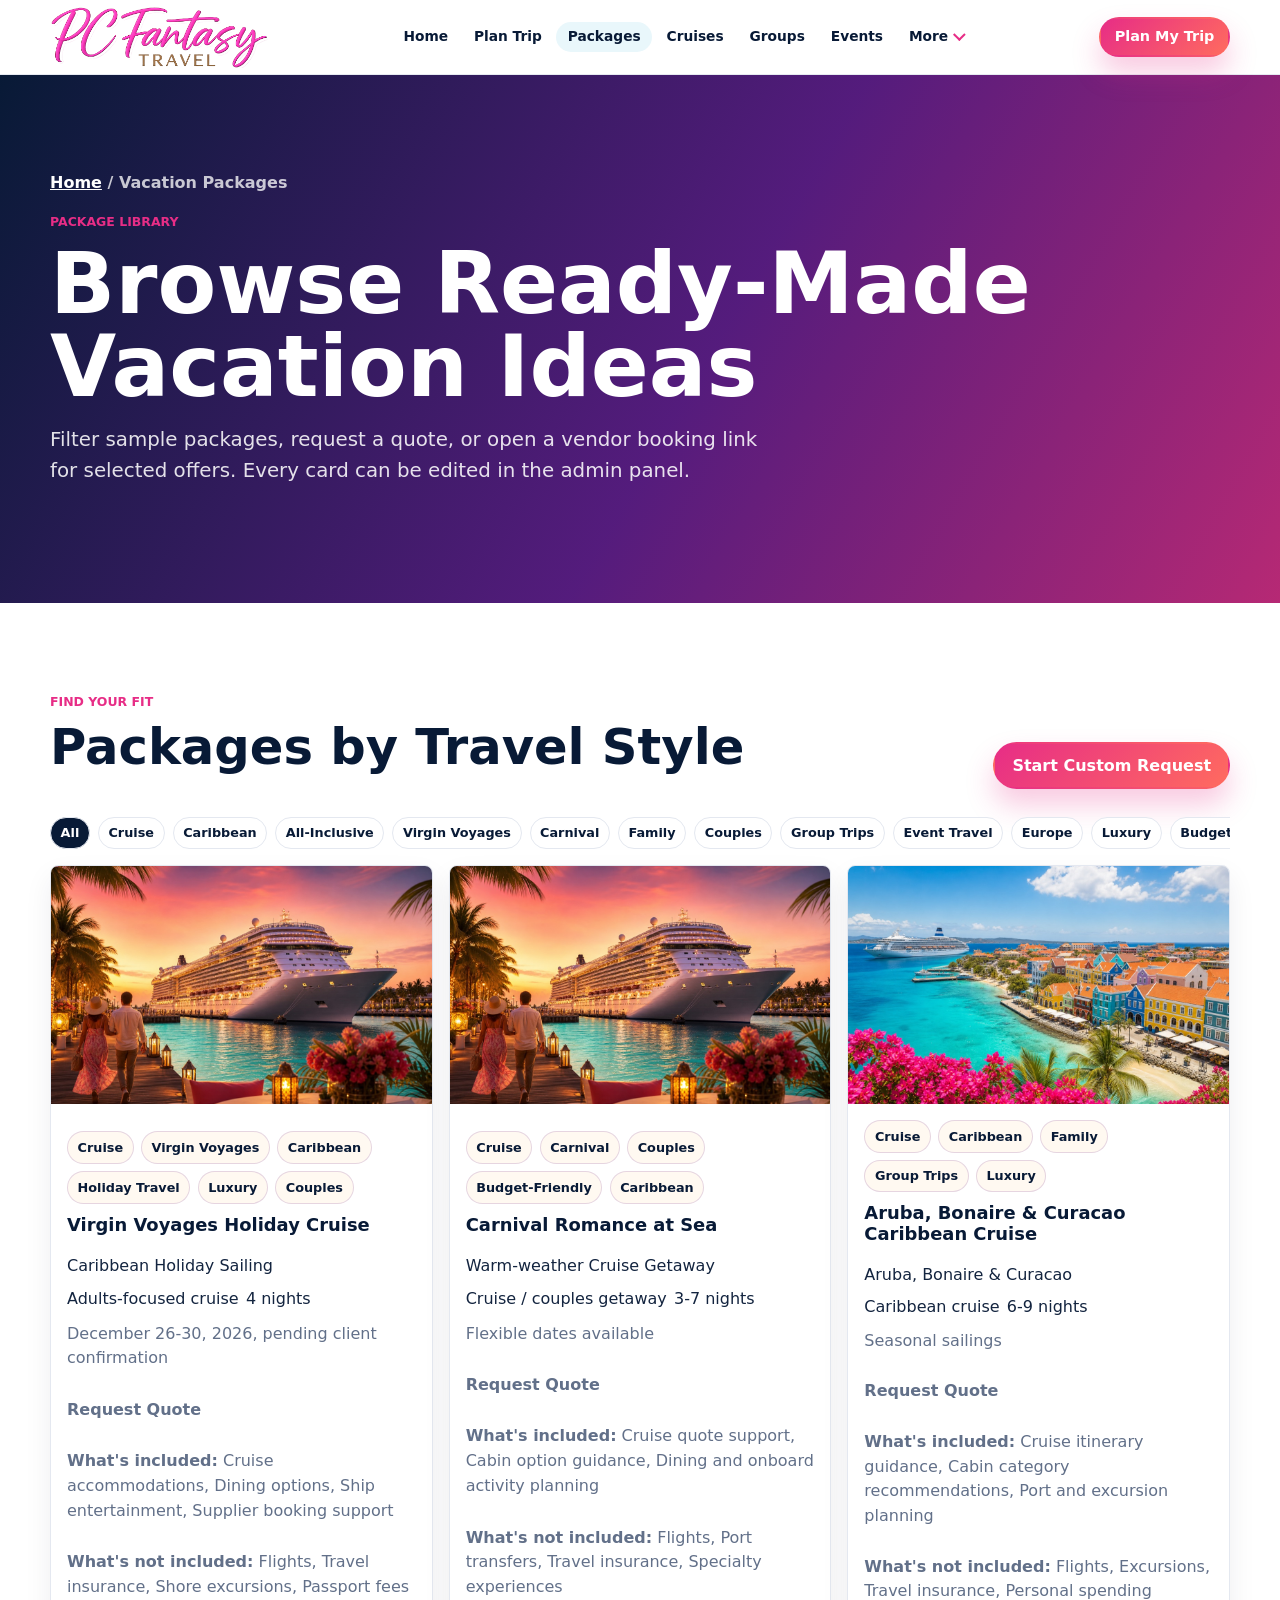
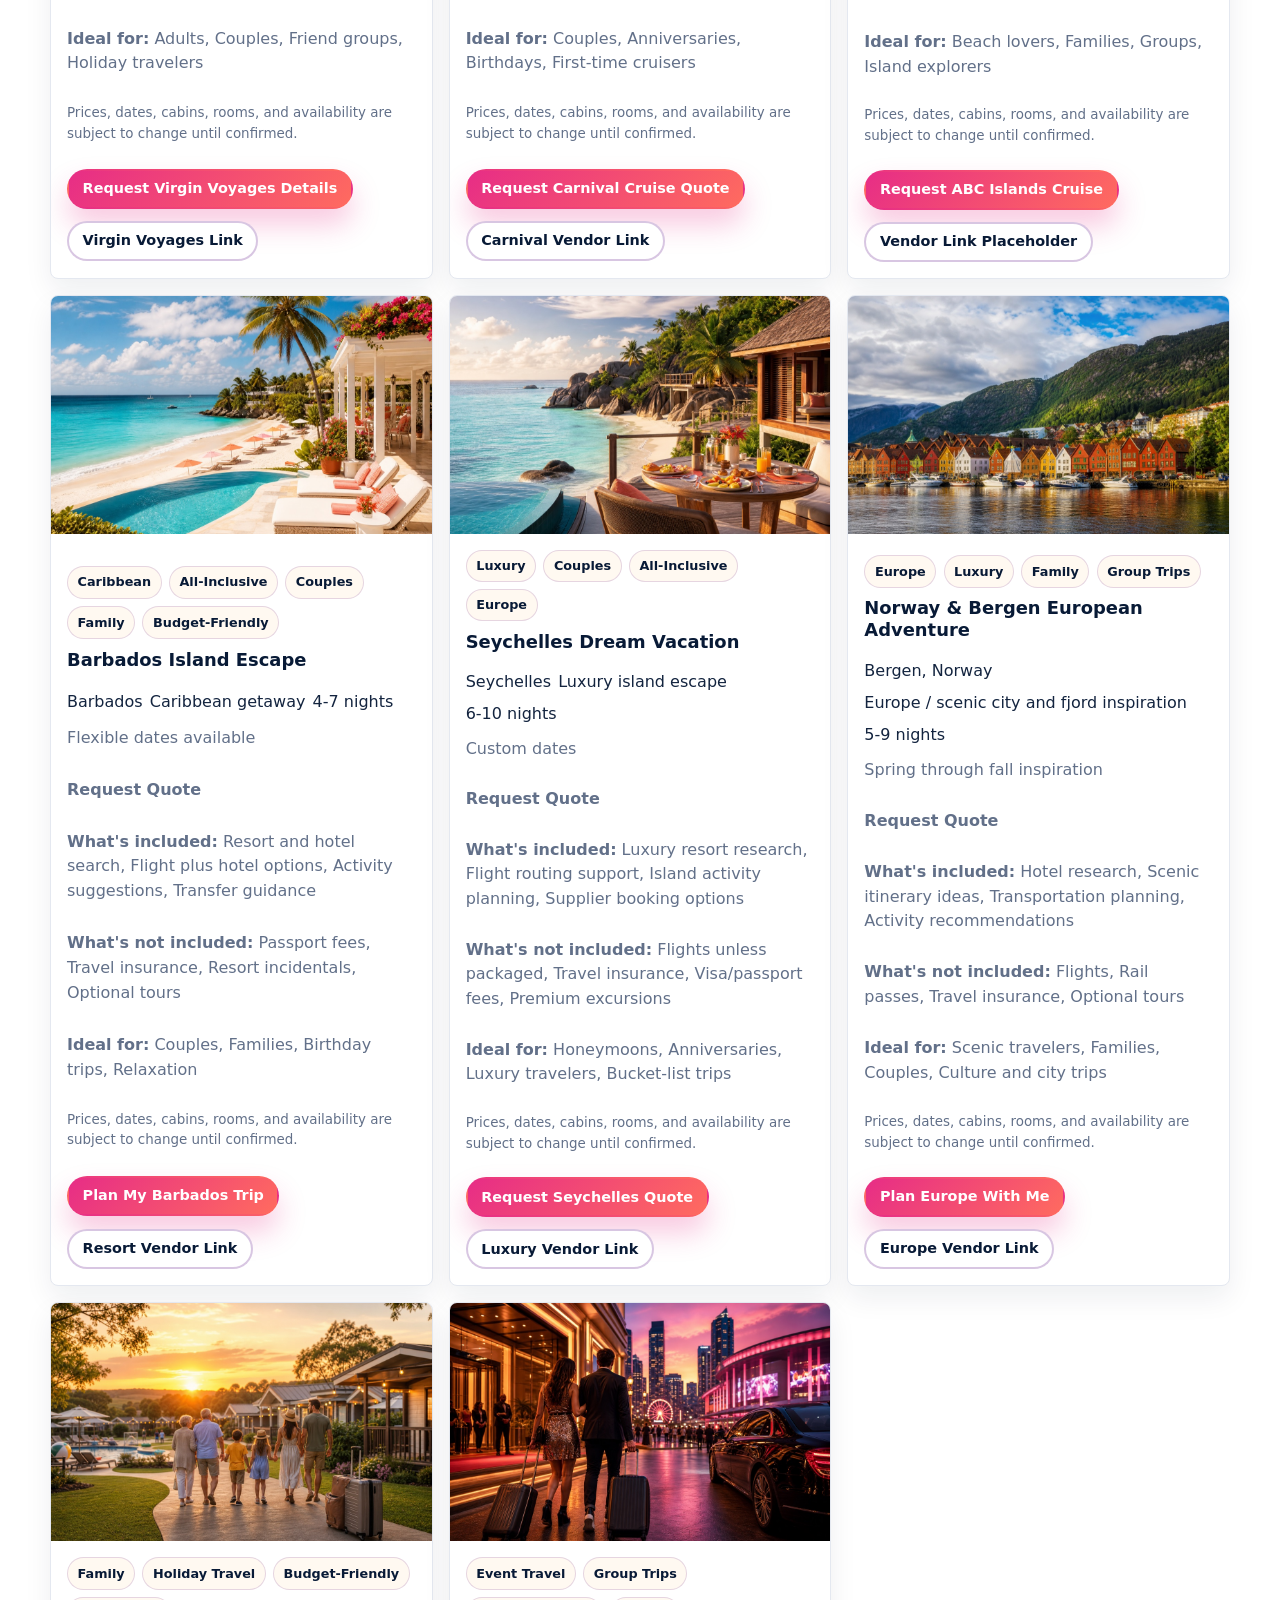
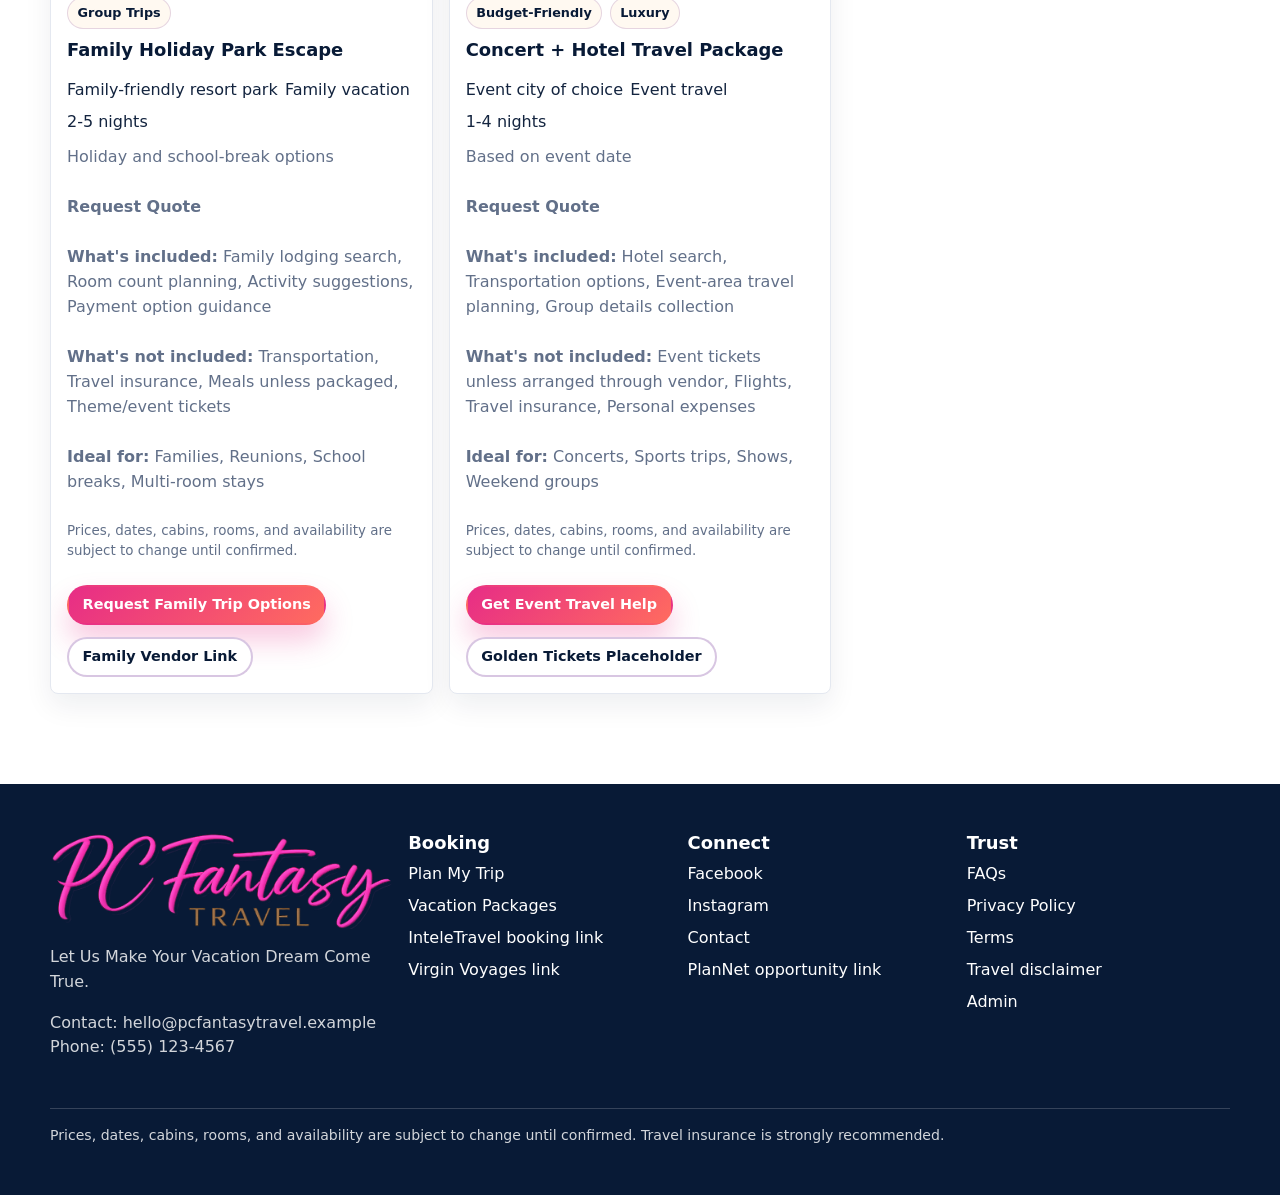
<file: vacation-packages.html>
<!doctype html>
<html lang="en">
<head>
  <meta charset="utf-8">
  <meta name="viewport" content="width=device-width, initial-scale=1">
  <title>Vacation Packages | Cruises, Resorts and Getaways | PC Fantasy Travel</title>
  <meta name="description" content="Browse vacation package ideas for cruises, Caribbean getaways, all-inclusive resorts, Virgin Voyages, Carnival, family trips, group trips, and event travel.">
  <meta name="keywords" content="vacation packages, cruise travel advisor, Caribbean vacation planner, all-inclusive resort planning, Virgin Voyages travel advisor, Carnival cruise planner, event travel packages">
  <!-- SEO discovery -->
  <meta name="author" content="PC Fantasy Travel">
  <meta name="robots" content="index, follow, max-image-preview:large">
  <meta name="theme-color" content="#081a36">
  <link rel="canonical" href="https://jxwayne890.github.io/pctravel/vacation-packages.html">
  <link rel="alternate" type="text/plain" title="LLM guide" href="llms.txt">
  <meta property="og:site_name" content="PC Fantasy Travel">
  <meta property="og:type" content="website">
  <meta property="og:title" content="Vacation Packages | Cruises, Resorts and Getaways | PC Fantasy Travel">
  <meta property="og:description" content="Browse vacation package ideas for cruises, Caribbean getaways, all-inclusive resorts, Virgin Voyages, Carnival, family trips, group trips, and event travel.">
  <meta property="og:url" content="https://jxwayne890.github.io/pctravel/vacation-packages.html">
  <meta property="og:image" content="https://jxwayne890.github.io/pctravel/assets/images/hero-travel.jpg">
  <meta name="twitter:card" content="summary_large_image">
  <meta name="twitter:title" content="Vacation Packages | Cruises, Resorts and Getaways | PC Fantasy Travel">
  <meta name="twitter:description" content="Browse vacation package ideas for cruises, Caribbean getaways, all-inclusive resorts, Virgin Voyages, Carnival, family trips, group trips, and event travel.">
  <meta name="twitter:image" content="https://jxwayne890.github.io/pctravel/assets/images/hero-travel.jpg">
  <!-- /SEO discovery -->
  <link rel="stylesheet" href="assets/css/styles.css">
  <!-- Page structured data -->
  <script type="application/ld+json">
  {
    "@context": "https://schema.org",
    "@graph": [
      {
        "@type": "WebPage",
        "@id": "https://jxwayne890.github.io/pctravel/vacation-packages.html#webpage",
        "url": "https://jxwayne890.github.io/pctravel/vacation-packages.html",
        "name": "Vacation Packages | Cruises, Resorts and Getaways | PC Fantasy Travel",
        "description": "Browse vacation package ideas for cruises, Caribbean getaways, all-inclusive resorts, Virgin Voyages, Carnival, family trips, group trips, and event travel.",
        "isPartOf": {
          "@id": "https://jxwayne890.github.io/pctravel/#website"
        },
        "about": {
          "@id": "https://jxwayne890.github.io/pctravel/#travelagency"
        }
      },
      {
        "@type": "BreadcrumbList",
        "@id": "https://jxwayne890.github.io/pctravel/vacation-packages.html#breadcrumb",
        "itemListElement": [
          {
            "@type": "ListItem",
            "position": 1,
            "name": "Home",
            "item": "https://jxwayne890.github.io/pctravel/"
          },
          {
            "@type": "ListItem",
            "position": 2,
            "name": "Vacation Packages",
            "item": "https://jxwayne890.github.io/pctravel/vacation-packages.html"
          }
        ]
      }
    ]
  }
  </script>
  <!-- /Page structured data -->
</head>
<body>
  <a class="skip-link" href="#main">Skip to content</a>
  <header class="site-header">
    <div class="nav-wrap">
      <a class="brand" href="index.html" aria-label="PC Fantasy Travel home"><img class="brand-logo" src="assets/images/pc-fantasy-travel-logo.png" alt="PC Fantasy Travel"></a>
      <button class="nav-toggle" type="button" aria-label="Open navigation" aria-expanded="false" data-nav-toggle><span></span><span></span><span></span></button>
      <nav class="site-nav" aria-label="Main navigation" data-site-nav>
        <ul class="nav-list">
          <li><a href="index.html">Home</a></li>
          <li><a href="plan-my-trip.html">Plan Trip</a></li>
          <li><a href="vacation-packages.html">Packages</a></li>
          <li><a href="cruises.html">Cruises</a></li>
          <li><a href="group-trips.html">Groups</a></li>
          <li><a href="event-travel.html">Events</a></li>
          <li class="nav-more">
            <details data-nav-more>
              <summary>More</summary>
              <ul>
                <li><a href="travel-resources.html">Resources</a></li>
                <li><a href="faq.html">FAQs</a></li>
                <li><a href="about-pia.html">About Pia</a></li>
                <li><a href="become-a-travel-agent.html">Become Agent</a></li>
                <li><a href="contact.html">Contact</a></li>
              </ul>
            </details>
          </li>
        </ul>
      </nav>
      <a class="button small header-cta" href="plan-my-trip.html">Plan My Trip</a>
    </div>
  </header>

  <main id="main">
    <section class="page-hero">
      <div class="wrap">
        <div class="breadcrumb"><a href="index.html">Home</a> / Vacation Packages</div>
        <p class="eyebrow">Package library</p>
        <h1 class="page-title">Browse Ready-Made Vacation Ideas</h1>
        <p class="lead">Filter sample packages, request a quote, or open a vendor booking link for selected offers. Every card can be edited in the admin panel.</p>
      </div>
    </section>

    <section class="section">
      <div class="wrap">
        <div class="section-head split">
          <div>
            <p class="eyebrow">Find your fit</p>
            <h2>Packages by Travel Style</h2>
          </div>
          <a class="button" href="plan-my-trip.html">Start Custom Request</a>
        </div>
        <div class="filter-bar" data-package-filters aria-label="Package filters"></div>
        <div class="package-grid" data-package-library></div>
      </div>
    </section>
  </main>

  <footer class="footer">
    <div class="wrap footer-grid">
      <div><img class="footer-logo" src="assets/images/pc-fantasy-travel-logo.png" alt="PC Fantasy Travel"><p>Let Us Make Your Vacation Dream Come True.</p><p>Contact: hello@pcfantasytravel.example<br>Phone: (555) 123-4567</p></div>
      <div><h3>Booking</h3><ul class="footer-list"><li><a href="plan-my-trip.html">Plan My Trip</a></li><li><a href="vacation-packages.html">Vacation Packages</a></li><li><a href="https://example.com/inteletravel-booking-link" target="_blank" rel="noopener">InteleTravel booking link</a></li><li><a href="https://example.com/virgin-voyages-booking-link" target="_blank" rel="noopener">Virgin Voyages link</a></li></ul></div>
      <div><h3>Connect</h3><ul class="footer-list"><li><a href="https://facebook.com/" target="_blank" rel="noopener">Facebook</a></li><li><a href="https://instagram.com/" target="_blank" rel="noopener">Instagram</a></li><li><a href="contact.html">Contact</a></li><li><a href="become-a-travel-agent.html">PlanNet opportunity link</a></li></ul></div>
      <div><h3>Trust</h3><ul class="footer-list"><li><a href="faq.html">FAQs</a></li><li><a href="policies.html#privacy">Privacy Policy</a></li><li><a href="policies.html#terms">Terms</a></li><li><a href="policies.html#travel-disclaimer">Travel disclaimer</a></li><li><a href="admin.html">Admin</a></li></ul></div>
    </div>
    <div class="wrap subfooter">Prices, dates, cabins, rooms, and availability are subject to change until confirmed. Travel insurance is strongly recommended.</div>
  </footer>

  <div class="mobile-sticky-cta"><a class="button" href="plan-my-trip.html">Plan My Trip</a></div>

  <script src="assets/js/site-config.js" defer></script>
  <script src="data/packages.js" defer></script>
  <script src="data/email-templates.js" defer></script>
  <script src="assets/js/site.js" defer></script>
</body>
</html>
</file>
<file: assets/css/styles.css>
:root {
  --navy: #081a36;
  --navy-2: #10264a;
  --purple: #651c8c;
  --pink: #e72d86;
  --coral: #ff6b5f;
  --gold: #f5b84b;
  --teal: #1fb7ad;
  --sky: #e9f7fb;
  --cream: #fff9f1;
  --white: #ffffff;
  --ink: #13243f;
  --muted: #627089;
  --line: #e4e8f0;
  --shadow: 0 18px 42px rgba(8, 26, 54, 0.16);
  --radius: 8px;
  --content: 1180px;
}

* {
  box-sizing: border-box;
}

html {
  scroll-behavior: smooth;
}

body {
  margin: 0;
  color: var(--ink);
  font-family: Inter, ui-sans-serif, system-ui, -apple-system, BlinkMacSystemFont, "Segoe UI", sans-serif;
  line-height: 1.55;
  background: var(--white);
}

img {
  display: block;
  max-width: 100%;
}

a {
  color: inherit;
}

button,
input,
select,
textarea {
  font: inherit;
}

button {
  cursor: pointer;
}

textarea {
  min-height: 128px;
  resize: vertical;
}

.skip-link {
  position: absolute;
  left: 1rem;
  top: -4rem;
  z-index: 50;
  background: var(--navy);
  color: var(--white);
  padding: 0.7rem 1rem;
  border-radius: var(--radius);
  transition: top 0.2s ease;
}

.skip-link:focus {
  top: 1rem;
}

.site-header {
  position: sticky;
  top: 0;
  z-index: 30;
  background: rgba(255, 255, 255, 0.94);
  border-bottom: 1px solid rgba(228, 232, 240, 0.9);
  backdrop-filter: blur(14px);
}

.nav-wrap {
  width: min(100% - 1.25rem, var(--content));
  min-height: 74px;
  margin: 0 auto;
  display: flex;
  align-items: center;
  justify-content: space-between;
  gap: 1rem;
}

.brand {
  display: flex;
  align-items: center;
  text-decoration: none;
  min-width: 0;
  line-height: 0;
}

.brand-logo {
  width: clamp(148px, 18vw, 218px);
  max-height: 62px;
  object-fit: contain;
}

.nav-toggle {
  width: 44px;
  height: 44px;
  border: 1px solid var(--line);
  border-radius: var(--radius);
  background: var(--white);
  display: inline-grid;
  place-items: center;
  gap: 4px;
}

.nav-toggle span {
  display: block;
  width: 20px;
  height: 2px;
  background: var(--navy);
}

.site-nav {
  position: absolute;
  top: 74px;
  left: 0;
  right: 0;
  display: none;
  background: var(--white);
  border-bottom: 1px solid var(--line);
  box-shadow: var(--shadow);
}

.site-nav.is-open {
  display: block;
}

.site-nav > ul {
  width: min(100% - 1.25rem, var(--content));
  margin: 0 auto;
  padding: 0.75rem 0 1rem;
  list-style: none;
  display: grid;
  gap: 0.12rem;
}

.site-nav li {
  min-width: 0;
}

.site-nav a,
.site-nav summary {
  display: block;
  padding: 0.76rem 0.3rem;
  color: var(--navy);
  text-decoration: none;
  font-weight: 760;
  border-bottom: 1px solid rgba(228, 232, 240, 0.78);
}

.site-nav summary {
  cursor: pointer;
  list-style: none;
}

.site-nav summary::-webkit-details-marker {
  display: none;
}

.site-nav summary::after {
  content: "+";
  float: right;
  color: var(--pink);
  font-weight: 900;
}

.site-nav details[open] summary::after {
  content: "-";
}

.nav-more ul {
  display: grid;
  gap: 0.1rem;
  margin: 0;
  padding: 0 0 0.35rem 1rem;
  list-style: none;
}

.nav-more a {
  color: var(--muted);
}

.site-nav a:hover,
.site-nav a:focus-visible,
.site-nav summary:hover,
.site-nav summary:focus-visible,
.site-nav a[aria-current="page"],
.nav-more.has-current > details > summary {
  color: var(--pink);
}

.header-cta {
  display: none !important;
}

.button,
.button-outline,
.button-light,
.button-text {
  min-height: 46px;
  display: inline-flex;
  align-items: center;
  justify-content: center;
  gap: 0.45rem;
  padding: 0.78rem 1.06rem;
  border-radius: 999px;
  border: 2px solid transparent;
  text-decoration: none;
  font-weight: 850;
  line-height: 1.1;
  text-align: center;
  transition: transform 0.18s ease, box-shadow 0.18s ease, border-color 0.18s ease, background 0.18s ease;
}

.button {
  color: var(--white);
  background: linear-gradient(135deg, var(--pink), var(--coral));
  box-shadow: 0 16px 28px rgba(231, 45, 134, 0.25);
}

.button:hover,
.button:focus-visible,
.button-outline:hover,
.button-outline:focus-visible,
.button-light:hover,
.button-light:focus-visible {
  transform: translateY(-1px);
}

.button-outline {
  color: var(--navy);
  background: var(--white);
  border-color: rgba(101, 28, 140, 0.25);
}

.button-light {
  color: var(--navy);
  background: var(--white);
  box-shadow: 0 12px 24px rgba(8, 26, 54, 0.14);
}

.button-text {
  color: var(--purple);
  padding-inline: 0;
  border-radius: 0;
}

.button.small,
.button-outline.small,
.button-light.small {
  min-height: 40px;
  padding: 0.6rem 0.85rem;
  font-size: 0.9rem;
}

.section,
.section-tight {
  padding: clamp(3.2rem, 7vw, 5.8rem) 0;
}

.section-tight {
  padding-block: clamp(2.5rem, 5vw, 4rem);
}

.wrap {
  width: min(100% - 1.25rem, var(--content));
  margin: 0 auto;
}

.narrow {
  width: min(100% - 1.25rem, 860px);
  margin: 0 auto;
}

.eyebrow {
  color: var(--pink);
  font-weight: 900;
  font-size: 0.78rem;
  text-transform: uppercase;
  letter-spacing: 0;
  margin: 0 0 0.65rem;
}

h1,
h2,
h3,
p {
  margin-top: 0;
}

h1,
.page-title {
  font-size: clamp(2.4rem, 10vw, 5.35rem);
  line-height: 0.98;
  letter-spacing: 0;
  margin-bottom: 1rem;
}

h2 {
  color: var(--navy);
  font-size: clamp(2rem, 7vw, 3.1rem);
  line-height: 1.03;
  letter-spacing: 0;
  margin-bottom: 1rem;
}

h3 {
  color: var(--navy);
  font-size: 1.12rem;
  line-height: 1.2;
  letter-spacing: 0;
  margin-bottom: 0.52rem;
}

.lead {
  color: var(--muted);
  font-size: clamp(1.04rem, 3vw, 1.24rem);
  max-width: 720px;
}

.hero {
  position: relative;
  min-height: calc(100svh - 74px);
  display: grid;
  align-items: end;
  color: var(--white);
  isolation: isolate;
  background-image:
    linear-gradient(100deg, rgba(8, 26, 54, 0.88), rgba(8, 26, 54, 0.58) 42%, rgba(101, 28, 140, 0.2)),
    url("../images/hero-travel.jpg");
  background-size: cover;
  background-position: 58% center;
}

.hero .wrap {
  padding: clamp(4.2rem, 10vw, 7rem) 0 clamp(2rem, 6vw, 4rem);
}

.hero h1 {
  max-width: 860px;
  color: var(--white);
}

.hero .lead {
  color: rgba(255, 255, 255, 0.9);
  max-width: 760px;
}

.hero-actions,
.cta-row,
.card-actions,
.form-actions {
  display: flex;
  flex-wrap: wrap;
  gap: 0.75rem;
  align-items: center;
}

.trust-strip {
  margin-top: 1.2rem;
  color: rgba(255, 255, 255, 0.92);
  font-weight: 760;
  max-width: 860px;
}

.hero-peek {
  margin-top: clamp(2.5rem, 7vw, 5rem);
  display: none;
  grid-template-columns: 1fr;
  gap: 0.75rem;
}

.hero-stat {
  padding: 0.9rem 1rem;
  border-radius: var(--radius);
  color: var(--navy);
  background: rgba(255, 255, 255, 0.92);
  box-shadow: 0 18px 34px rgba(8, 26, 54, 0.18);
}

.hero-stat strong {
  display: block;
  font-size: 1.35rem;
}

.band-sky {
  background: var(--sky);
}

.band-navy {
  color: var(--white);
  background:
    linear-gradient(135deg, rgba(101, 28, 140, 0.4), rgba(8, 26, 54, 0) 40%),
    var(--navy);
}

.band-navy h2,
.band-navy h3 {
  color: var(--white);
}

.band-navy .lead,
.band-navy p,
.band-navy li {
  color: rgba(255, 255, 255, 0.82);
}

.section-head {
  display: grid;
  gap: 0.5rem;
  margin-bottom: 1.55rem;
}

.section-head.split {
  align-items: end;
}

.quick-grid,
.services-grid,
.package-grid,
.proof-grid,
.value-grid,
.resource-grid,
.footer-grid,
.admin-grid {
  display: grid;
  gap: 1rem;
}

.quick-card,
.service-card,
.value-card,
.resource-card,
.proof-card,
.package-card,
.form-panel,
.admin-panel,
.policy-card {
  border: 1px solid var(--line);
  border-radius: var(--radius);
  background: var(--white);
  box-shadow: 0 12px 28px rgba(8, 26, 54, 0.07);
}

.quick-card,
.service-card,
.value-card,
.resource-card,
.proof-card,
.package-card,
.policy-card,
.faq-item {
  position: relative;
  transition:
    transform 0.22s ease,
    box-shadow 0.22s ease,
    border-color 0.22s ease,
    background 0.22s ease;
}

.quick-card:hover,
.quick-card:focus-visible,
.service-card:hover,
.service-card:focus-within,
.value-card:hover,
.value-card:focus-within,
.resource-card:hover,
.resource-card:focus-within,
.proof-card:hover,
.proof-card:focus-within,
.package-card:hover,
.package-card:focus-within,
.policy-card:hover,
.policy-card:focus-within,
.faq-item:hover,
.faq-item:focus-within {
  border-color: rgba(231, 45, 134, 0.28);
  box-shadow: 0 22px 48px rgba(8, 26, 54, 0.13);
  transform: translateY(-5px);
}

.quick-card {
  min-height: 210px;
  padding: 1.25rem;
  display: grid;
  align-content: space-between;
  text-decoration: none;
  overflow: hidden;
}

.quick-card::before {
  content: "";
  position: absolute;
  inset: 0 0 auto;
  height: 6px;
  background: var(--gold);
  transform: scaleX(0.32);
  transform-origin: left;
  transition: transform 0.22s ease;
}

.quick-card:nth-child(2)::before {
  background: var(--teal);
}

.quick-card:nth-child(3)::before {
  background: var(--pink);
}

.quick-card:hover::before,
.quick-card:focus-visible::before {
  transform: scaleX(1);
}

.quick-card p,
.service-card p,
.value-card p,
.resource-card p,
.package-card p {
  color: var(--muted);
}

.quick-card strong {
  color: var(--pink);
  font-weight: 900;
}

.services-grid {
  grid-template-columns: 1fr;
}

.service-card,
.value-card,
.resource-card,
.proof-card,
.policy-card {
  overflow: hidden;
  padding: 1rem;
}

.service-card {
  min-height: 150px;
  display: grid;
  align-content: start;
  gap: 0.5rem;
  padding: clamp(1.05rem, 3vw, 1.35rem);
}

.service-card::before,
.value-card::before,
.resource-card::before,
.proof-card::before,
.policy-card::before,
.faq-item::before {
  content: "";
  position: absolute;
  inset: 0 0 auto;
  height: 5px;
  background: linear-gradient(90deg, var(--pink), var(--gold), var(--teal));
  transform: scaleX(0.18);
  transform-origin: left;
  transition: transform 0.22s ease;
}

.service-card:nth-child(3n + 2)::before,
.value-card:nth-child(3n + 2)::before,
.resource-card:nth-child(3n + 2)::before {
  background: linear-gradient(90deg, var(--purple), var(--pink));
}

.service-card:nth-child(3n + 3)::before,
.value-card:nth-child(3n + 3)::before,
.resource-card:nth-child(3n + 3)::before {
  background: linear-gradient(90deg, var(--teal), var(--gold));
}

.service-card:hover::before,
.service-card:focus-within::before,
.value-card:hover::before,
.value-card:focus-within::before,
.resource-card:hover::before,
.resource-card:focus-within::before,
.proof-card:hover::before,
.proof-card:focus-within::before,
.policy-card:hover::before,
.policy-card:focus-within::before,
.faq-item:hover::before,
.faq-item:focus-within::before {
  transform: scaleX(1);
}

.service-card h3,
.value-card h3,
.resource-card h3,
.proof-card h3,
.policy-card h3,
.faq-item h3 {
  transition: color 0.22s ease;
}

.service-card:hover h3,
.service-card:focus-within h3,
.value-card:hover h3,
.value-card:focus-within h3,
.resource-card:hover h3,
.resource-card:focus-within h3,
.proof-card:hover h3,
.proof-card:focus-within h3,
.policy-card:hover h3,
.policy-card:focus-within h3,
.faq-item:hover h3,
.faq-item:focus-within h3 {
  color: var(--pink);
}

.check-list {
  list-style: none;
  padding: 0;
  margin: 1rem 0 0;
  display: grid;
  gap: 0.72rem;
}

.check-list li {
  position: relative;
  padding-left: 1.65rem;
}

.check-list li::before {
  content: "";
  position: absolute;
  left: 0;
  top: 0.45rem;
  width: 0.78rem;
  height: 0.78rem;
  border-radius: 50%;
  background: var(--gold);
  box-shadow: inset 0 0 0 3px var(--white);
}

.faq-list {
  display: grid;
  gap: 0.85rem;
}

.faq-item {
  border: 1px solid var(--line);
  border-radius: var(--radius);
  padding: clamp(1rem, 3vw, 1.25rem);
  background: var(--white);
  box-shadow: 0 10px 24px rgba(8, 26, 54, 0.06);
  overflow: hidden;
}

.faq-item h3 {
  margin-bottom: 0.38rem;
}

.faq-item p {
  color: var(--muted);
  margin-bottom: 0;
}

.package-card {
  overflow: hidden;
  display: grid;
}

.package-card img {
  width: 100%;
  aspect-ratio: 16 / 10;
  object-fit: cover;
  background: var(--sky);
  transition: transform 0.34s ease, filter 0.34s ease;
}

.package-card:hover img,
.package-card:focus-within img {
  filter: saturate(1.06);
  transform: scale(1.045);
}

.package-body {
  padding: 1rem;
  display: grid;
  gap: 0.6rem;
}

.package-meta,
.tag-row {
  display: flex;
  flex-wrap: wrap;
  gap: 0.45rem;
}

.pill,
.filter-button {
  display: inline-flex;
  align-items: center;
  min-height: 30px;
  padding: 0.33rem 0.6rem;
  border-radius: 999px;
  border: 1px solid rgba(101, 28, 140, 0.16);
  color: var(--navy);
  background: var(--cream);
  font-size: 0.8rem;
  font-weight: 780;
}

.price {
  color: var(--pink);
  font-weight: 900;
}

.disclaimer {
  font-size: 0.84rem;
  color: var(--muted);
}

.filter-bar {
  display: flex;
  gap: 0.5rem;
  overflow-x: auto;
  padding: 0.2rem 0 1rem;
  scrollbar-width: thin;
}

.filter-button {
  white-space: nowrap;
  border-color: var(--line);
  background: var(--white);
}

.filter-button.is-active {
  color: var(--white);
  background: var(--navy);
}

.page-hero {
  padding: clamp(3.3rem, 8vw, 6rem) 0;
  color: var(--white);
  background:
    linear-gradient(120deg, rgba(8, 26, 54, 0.95), rgba(101, 28, 140, 0.82) 55%, rgba(231, 45, 134, 0.78)),
    var(--navy);
}

.page-hero .lead {
  color: rgba(255, 255, 255, 0.87);
}

.breadcrumb {
  margin-bottom: 1rem;
  color: rgba(255, 255, 255, 0.76);
  font-weight: 740;
}

.breadcrumb a {
  color: var(--white);
}

.content-grid {
  display: grid;
  gap: 1.2rem;
}

.image-panel {
  min-height: 300px;
  border-radius: var(--radius);
  background-size: cover;
  background-position: center;
  box-shadow: var(--shadow);
}

.image-panel.cruise {
  background-image: url("../images/package-holiday-cruise.jpg");
}

.image-panel.group {
  background-image: url("../images/package-family-park.jpg");
}

.image-panel.event {
  background-image: url("../images/package-event-travel.jpg");
}

.image-panel.about {
  background-image: url("../images/hero-travel.jpg");
}

.form-panel,
.admin-panel {
  padding: clamp(1rem, 4vw, 1.4rem);
}

.form-section {
  padding: 1.2rem 0;
  border-top: 1px solid var(--line);
}

.form-section:first-child {
  border-top: 0;
  padding-top: 0;
}

.form-grid {
  display: grid;
  gap: 0.95rem;
}

.field {
  display: grid;
  gap: 0.38rem;
}

.field label,
.field legend {
  color: var(--navy);
  font-weight: 850;
}

.field input,
.field select,
.field textarea {
  width: 100%;
  min-height: 46px;
  border: 1px solid #cfd6e3;
  border-radius: var(--radius);
  padding: 0.75rem 0.82rem;
  color: var(--ink);
  background: var(--white);
}

.field input:focus,
.field select:focus,
.field textarea:focus {
  outline: 3px solid rgba(231, 45, 134, 0.17);
  border-color: var(--pink);
}

.choice-grid {
  display: grid;
  grid-template-columns: 1fr;
  gap: 0.55rem;
  border: 0;
  padding: 0;
  margin: 0;
}

.choice {
  min-height: 44px;
  display: flex;
  align-items: center;
  gap: 0.5rem;
  border: 1px solid var(--line);
  border-radius: var(--radius);
  padding: 0.62rem 0.7rem;
  background: var(--white);
}

.choice input {
  width: 18px;
  height: 18px;
  accent-color: var(--pink);
}

.status-message {
  display: none;
  padding: 1rem;
  border-radius: var(--radius);
  background: #edf9f4;
  color: #113d32;
  border: 1px solid #bfe6d8;
  font-weight: 780;
}

.status-message.is-visible {
  display: block;
}

.scheduler-frame {
  overflow: hidden;
  min-height: 520px;
  border: 1px solid var(--line);
  border-radius: var(--radius);
  background: var(--white);
}

.scheduler-frame iframe {
  width: 100%;
  height: 520px;
  border: 0;
}

.social-feed {
  min-height: 190px;
  display: grid;
  align-content: center;
  gap: 0.65rem;
  padding: 1.2rem;
  border: 1px dashed rgba(101, 28, 140, 0.35);
  border-radius: var(--radius);
  background: var(--cream);
}

.social-feed strong {
  color: var(--navy);
}

.download-card {
  padding: 1.1rem;
  border-radius: var(--radius);
  background: var(--navy);
  color: var(--white);
}

.download-card p {
  color: rgba(255, 255, 255, 0.82);
}

.footer {
  padding: 3rem 0 6rem;
  color: rgba(255, 255, 255, 0.82);
  background: var(--navy);
}

.footer a {
  color: var(--white);
  text-decoration: none;
}

.footer h2,
.footer h3 {
  color: var(--white);
}

.footer-logo {
  width: min(100%, 360px);
  height: auto;
  margin-bottom: 1rem;
}

.footer-list {
  list-style: none;
  padding: 0;
  margin: 0;
  display: grid;
  gap: 0.45rem;
}

.subfooter {
  margin-top: 2rem;
  padding-top: 1rem;
  border-top: 1px solid rgba(255, 255, 255, 0.18);
  font-size: 0.88rem;
}

.mobile-sticky-cta {
  position: fixed;
  left: auto;
  right: 0.75rem;
  bottom: 0.75rem;
  z-index: 25;
  width: min(164px, calc(100% - 1.5rem));
}

.mobile-sticky-cta .button {
  width: 100%;
}

.admin-toolbar {
  display: flex;
  flex-wrap: wrap;
  gap: 0.75rem;
  align-items: center;
  justify-content: space-between;
  margin-bottom: 1rem;
}

.admin-view {
  display: grid;
  gap: 1rem;
}

.admin-view[hidden] {
  display: none;
}

.admin-tabs {
  display: inline-flex;
  gap: 0.25rem;
  padding: 0.25rem;
  border: 1px solid var(--line);
  border-radius: 999px;
  background: var(--sky);
}

.admin-tab {
  min-height: 42px;
  border: 0;
  border-radius: 999px;
  padding: 0.62rem 1rem;
  color: var(--navy);
  background: transparent;
  font-weight: 850;
}

.admin-tab.is-active {
  color: var(--white);
  background: var(--navy);
}

.admin-panel h2 {
  font-size: clamp(1.35rem, 3vw, 1.8rem);
  line-height: 1.12;
}

.admin-stats {
  display: grid;
  grid-template-columns: repeat(2, minmax(0, 1fr));
  gap: 0.65rem;
  width: 100%;
}

.stat-pill {
  min-height: 76px;
  display: grid;
  align-content: center;
  gap: 0.1rem;
  padding: 0.85rem;
  border: 1px solid var(--line);
  border-radius: var(--radius);
  background: var(--white);
  box-shadow: 0 10px 24px rgba(8, 26, 54, 0.06);
}

.stat-pill strong {
  color: var(--navy);
  font-size: 1.4rem;
  line-height: 1;
}

.stat-pill span {
  color: var(--muted);
  font-size: 0.86rem;
  font-weight: 800;
}

.lead-filters {
  display: grid;
  gap: 0.85rem;
  margin-bottom: 1rem;
}

.admin-list {
  display: grid;
  gap: 0.75rem;
}

.admin-item {
  border: 1px solid var(--line);
  border-radius: var(--radius);
  padding: 0.85rem;
  background: var(--white);
}

.admin-item button {
  margin-top: 0.6rem;
}

.lead-card {
  width: 100%;
  display: grid;
  gap: 0.28rem;
  border: 1px solid var(--line);
  border-radius: var(--radius);
  padding: 0.9rem;
  color: var(--ink);
  text-align: left;
  background: var(--white);
  transition: border-color 0.18s ease, box-shadow 0.18s ease, transform 0.18s ease;
}

.lead-card:hover,
.lead-card:focus-visible,
.lead-card.is-selected {
  border-color: rgba(231, 45, 134, 0.5);
  box-shadow: 0 12px 26px rgba(8, 26, 54, 0.08);
  transform: translateY(-1px);
}

.lead-card.is-selected {
  background: #fff8fc;
}

.lead-card-top,
.lead-detail-head {
  display: flex;
  gap: 0.75rem;
  align-items: flex-start;
  justify-content: space-between;
}

.lead-card-top strong,
.lead-contact,
.lead-meta {
  min-width: 0;
  overflow-wrap: anywhere;
}

.status-badge {
  flex: 0 0 auto;
  border-radius: 999px;
  padding: 0.22rem 0.55rem;
  color: var(--navy);
  background: var(--cream);
  font-size: 0.76rem;
  font-weight: 900;
}

.lead-contact {
  color: var(--ink);
  font-size: 0.93rem;
}

.lead-meta {
  color: var(--muted);
  font-size: 0.84rem;
}

.lead-detail {
  display: grid;
  gap: 1rem;
}

.lead-detail-head {
  flex-wrap: wrap;
  padding-bottom: 1rem;
  border-bottom: 1px solid var(--line);
}

.lead-detail-head h2 {
  margin-bottom: 0.35rem;
}

.lead-status-field {
  width: min(100%, 220px);
}

.lead-detail-section {
  display: grid;
  gap: 0.55rem;
  padding-top: 1rem;
  border-top: 1px solid var(--line);
}

.detail-list {
  display: grid;
  gap: 0.55rem;
  margin: 0;
}

.detail-list div {
  display: grid;
  gap: 0.12rem;
}

.detail-list dt {
  color: var(--muted);
  font-size: 0.78rem;
  font-weight: 900;
  text-transform: uppercase;
}

.detail-list dd {
  margin: 0;
  overflow-wrap: anywhere;
}

.empty-state {
  padding: 1rem;
  border: 1px dashed #cfd6e3;
  border-radius: var(--radius);
  color: var(--muted);
  background: #f8fbfd;
}

.empty-state h3 {
  margin-bottom: 0.2rem;
}

.admin-preview {
  max-height: 360px;
  overflow: auto;
  border: 1px solid var(--line);
  border-radius: var(--radius);
  padding: 0.85rem;
  background: #0b1220;
  color: #d8e4ff;
  font-family: ui-monospace, SFMono-Regular, Menlo, Monaco, Consolas, "Liberation Mono", monospace;
  font-size: 0.82rem;
  white-space: pre-wrap;
}

.hidden {
  display: none !important;
}

@media (min-width: 560px) {
  .hero-peek,
  .proof-grid {
    display: grid;
    grid-template-columns: repeat(3, minmax(0, 1fr));
  }

  .quick-grid,
  .services-grid,
  .value-grid,
  .resource-grid,
  .footer-grid {
    grid-template-columns: repeat(2, minmax(0, 1fr));
  }

  .choice-grid {
    grid-template-columns: repeat(2, minmax(0, 1fr));
  }

  .form-grid.two,
  .form-grid.three {
    grid-template-columns: repeat(2, minmax(0, 1fr));
  }

  .admin-stats {
    width: auto;
    grid-template-columns: repeat(4, minmax(88px, 1fr));
  }

  .lead-filters {
    grid-template-columns: minmax(220px, 1fr) minmax(150px, 0.35fr) minmax(150px, 0.35fr);
  }
}

@media (min-width: 760px) {
  .services-grid {
    grid-template-columns: repeat(3, minmax(0, 1fr));
  }

  .package-grid {
    grid-template-columns: repeat(2, minmax(0, 1fr));
  }

  .content-grid {
    grid-template-columns: 1fr 0.85fr;
    align-items: center;
  }

  .admin-grid {
    grid-template-columns: minmax(0, 0.85fr) minmax(0, 1.15fr);
  }

  .form-grid.three {
    grid-template-columns: repeat(3, minmax(0, 1fr));
  }

  .footer {
    padding-bottom: 3rem;
  }

  .mobile-sticky-cta {
    display: none;
  }
}

@media (min-width: 1020px) {
  .nav-toggle {
    display: none;
  }

  .site-nav {
    position: static;
    display: block;
    border: 0;
    box-shadow: none;
    background: transparent;
  }

  .site-nav > ul {
    width: auto;
    padding: 0;
    display: flex;
    align-items: center;
    gap: 0.18rem;
  }

  .site-nav a,
  .site-nav summary {
    border: 0;
    border-radius: 999px;
    padding: 0.52rem 0.72rem;
    font-size: 0.86rem;
    line-height: 1;
    white-space: nowrap;
  }

  .site-nav a:hover,
  .site-nav a:focus-visible,
  .site-nav summary:hover,
  .site-nav summary:focus-visible,
  .site-nav a[aria-current="page"],
  .nav-more.has-current > details > summary {
    color: var(--navy);
    background: var(--sky);
  }

  .site-nav summary::after {
    content: "";
    float: none;
    display: inline-block;
    width: 0.42rem;
    height: 0.42rem;
    margin-left: 0.42rem;
    border-right: 2px solid currentColor;
    border-bottom: 2px solid currentColor;
    transform: translateY(-0.12rem) rotate(45deg);
  }

  .site-nav details[open] summary::after {
    content: "";
    transform: translateY(0.1rem) rotate(225deg);
  }

  .nav-more {
    position: relative;
  }

  .nav-more ul {
    position: absolute;
    top: calc(100% + 0.5rem);
    right: 0;
    z-index: 40;
    width: 220px;
    gap: 0.15rem;
    padding: 0.45rem;
    border: 1px solid var(--line);
    border-radius: var(--radius);
    background: var(--white);
    box-shadow: var(--shadow);
  }

  .nav-more details:not([open]) ul {
    display: none;
  }

  .nav-more a {
    color: var(--navy);
    border-radius: 6px;
    padding: 0.68rem 0.75rem;
  }

  .nav-more a:hover,
  .nav-more a:focus-visible,
  .nav-more a[aria-current="page"] {
    color: var(--navy);
    background: var(--cream);
  }

  .header-cta {
    display: inline-flex !important;
  }

  .quick-grid {
    grid-template-columns: repeat(3, minmax(0, 1fr));
  }

  .services-grid {
    grid-template-columns: repeat(4, minmax(0, 1fr));
  }

  .package-grid {
    grid-template-columns: repeat(3, minmax(0, 1fr));
  }

  .section-head.split {
    grid-template-columns: 1fr auto;
  }

  .footer-grid {
    grid-template-columns: 1.3fr repeat(3, 1fr);
  }
}

@media (prefers-reduced-motion: reduce) {
  *,
  *::before,
  *::after {
    scroll-behavior: auto !important;
    transition: none !important;
  }

  .quick-card:hover,
  .quick-card:focus-visible,
  .service-card:hover,
  .service-card:focus-within,
  .value-card:hover,
  .value-card:focus-within,
  .resource-card:hover,
  .resource-card:focus-within,
  .proof-card:hover,
  .proof-card:focus-within,
  .package-card:hover,
  .package-card:focus-within,
  .policy-card:hover,
  .policy-card:focus-within,
  .faq-item:hover,
  .faq-item:focus-within,
  .package-card:hover img,
  .package-card:focus-within img {
    transform: none !important;
  }
}
</file>
